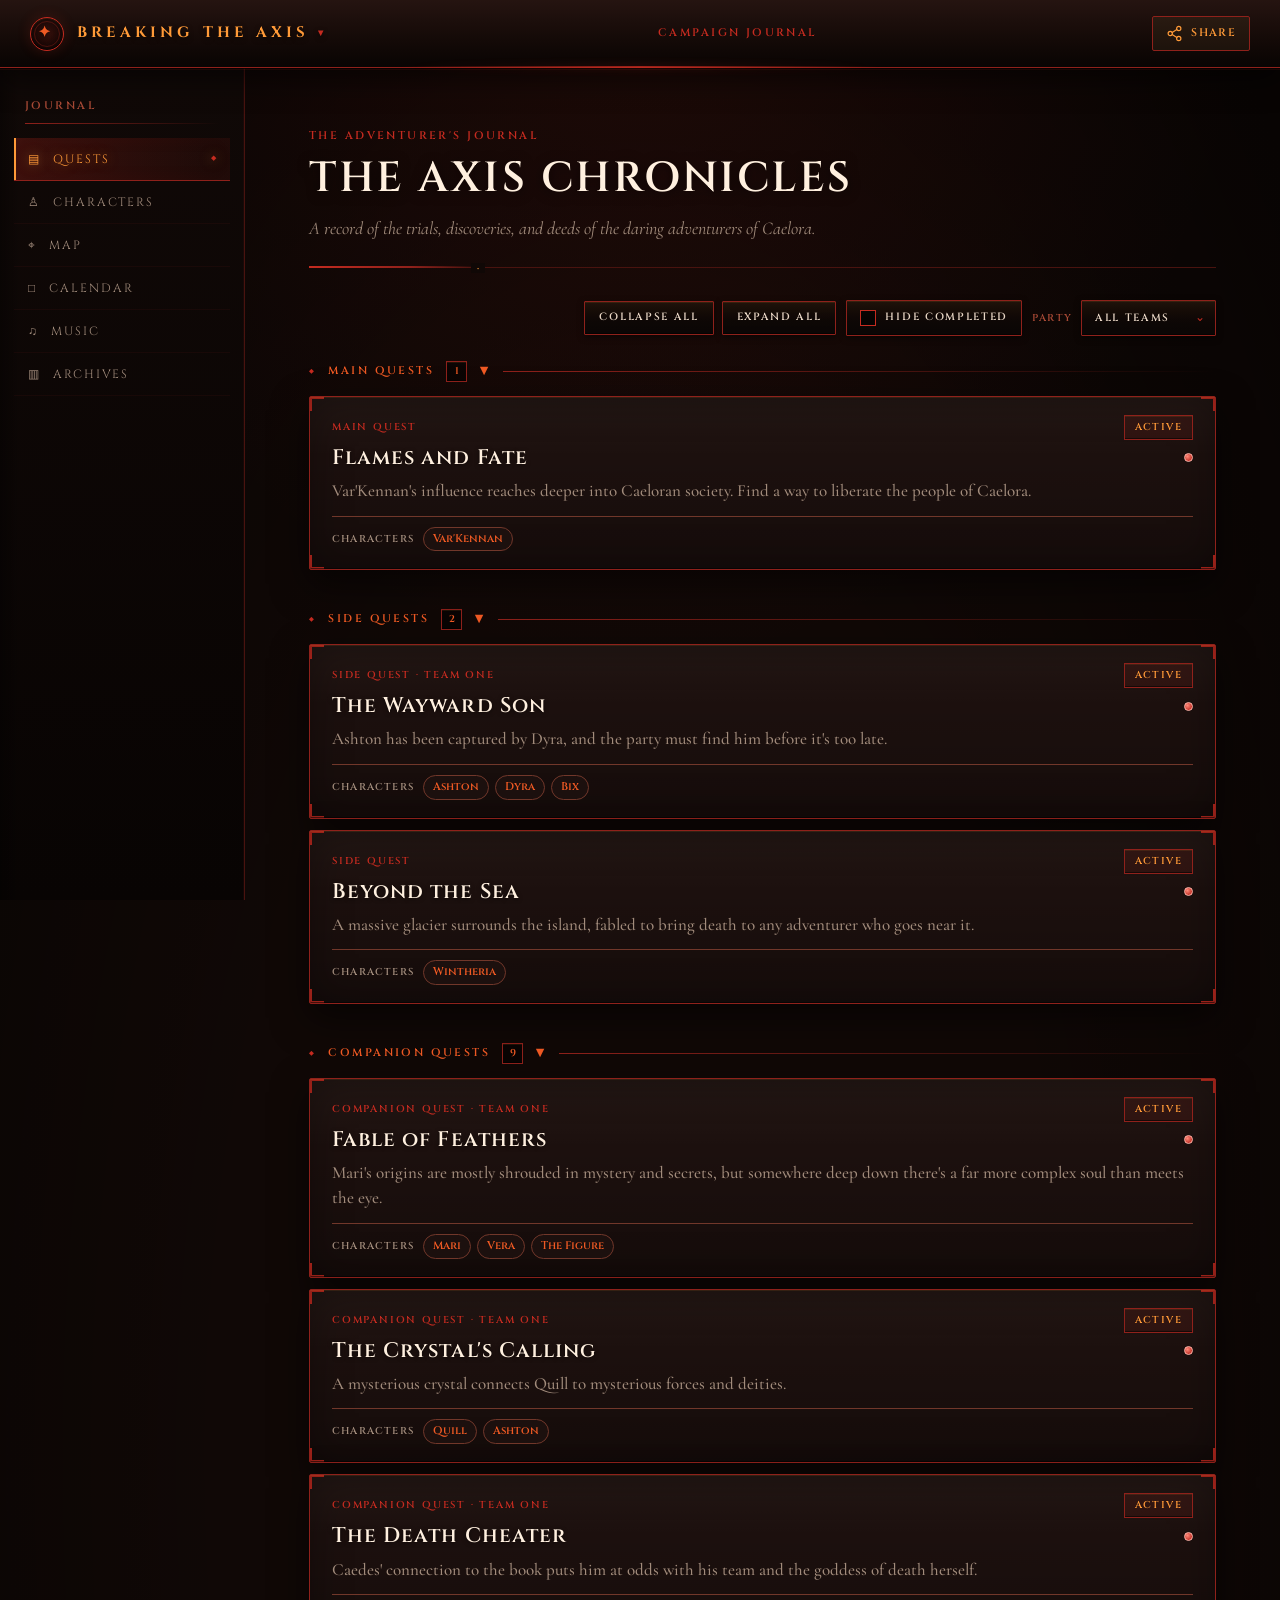
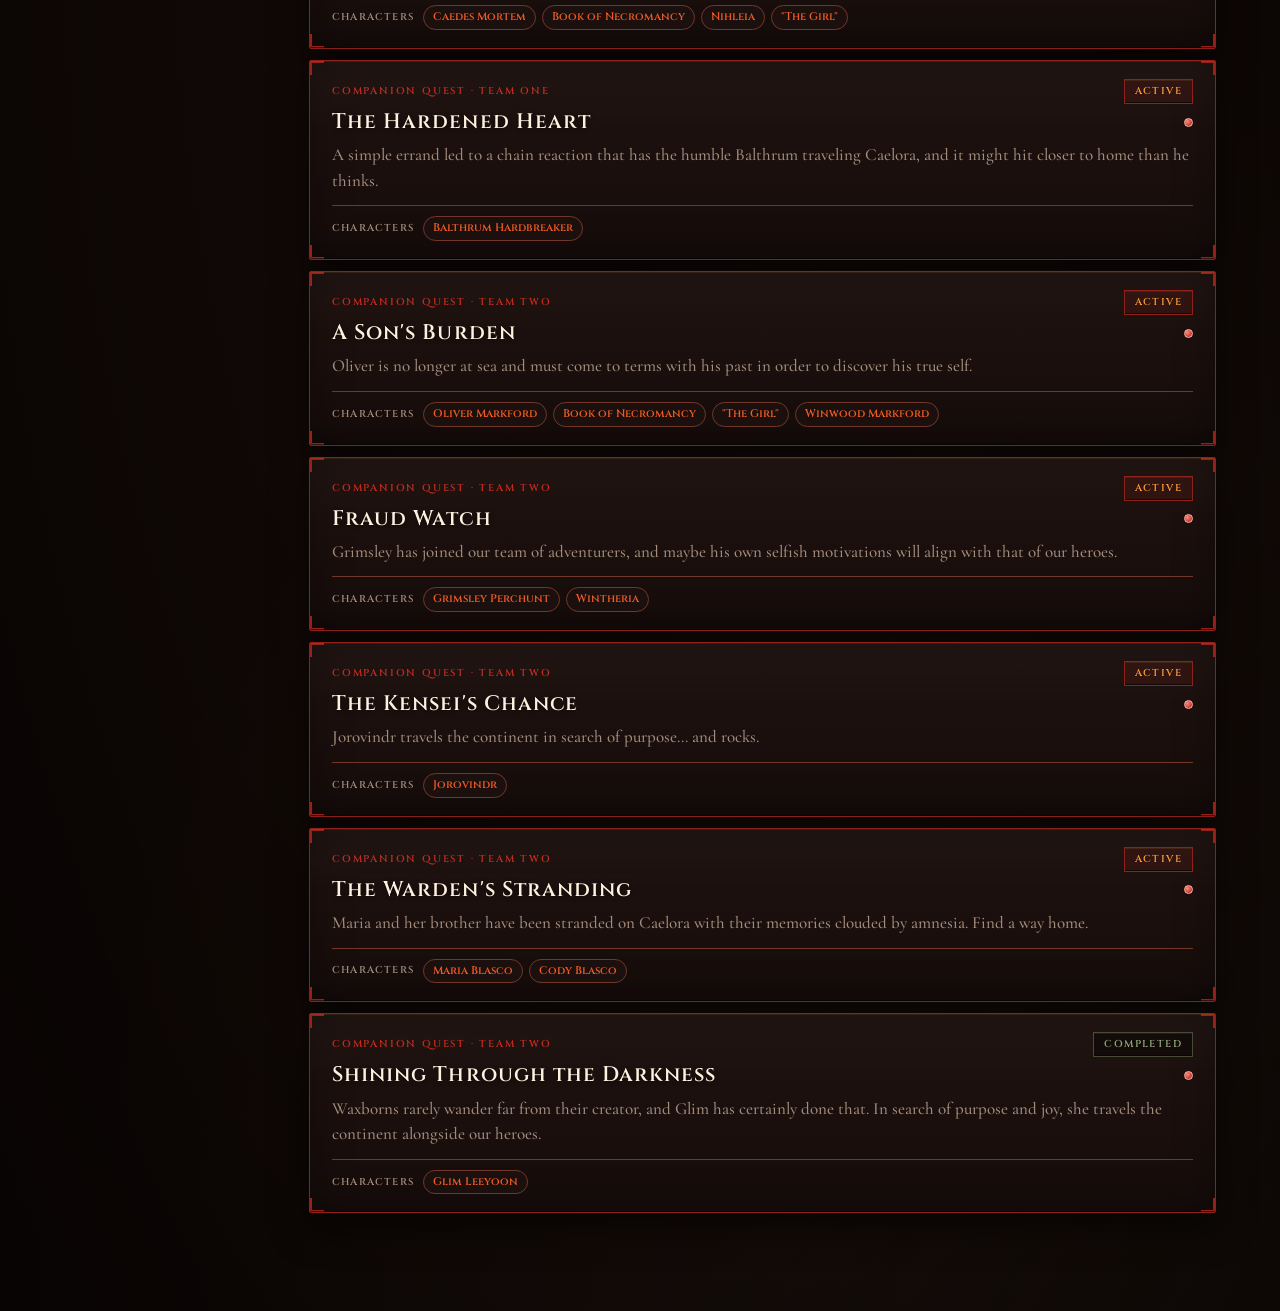
<file: index.html>
<!DOCTYPE html>
<html lang="en">

<head>
    <meta charset="UTF-8">

    <meta name="viewport" content="width=device-width, initial-scale=1.0">

    <meta name="theme-color" content="#211e1a">

    <meta name="mobile-web-app-capable" content="yes">

    <title>Campaign Journal</title>


    <!-- =====================================================
         PRIMARY METADATA
         ===================================================== -->

    <meta id="campaign-meta-description" name="description"
        content="Explore the world, characters, quests, and stories of this campaign.">

    <link rel="canonical" href="https://slickfrommars.github.io/axis-chronicles/">


    <!-- =====================================================
         OPEN GRAPH / DISCORD
         ===================================================== -->

    <meta property="og:type" content="website">

    <meta property="og:site_name" content="Axis Chronicles">

    <meta id="campaign-og-title" property="og:title" content="Campaign Journal">

    <meta id="campaign-og-description" property="og:description"
        content="Explore the world, characters, quests, and stories of this campaign.">

    <meta property="og:url" content="https://slickfrommars.github.io/axis-chronicles/">

    <meta id="campaign-og-image" property="og:image"
        content="https://slickfrommars.github.io/axis-chronicles/campaigns/breaking-the-axis/assets/branding/discord-preview.png">

    <meta id="campaign-og-image-secure" property="og:image:secure_url"
        content="https://slickfrommars.github.io/axis-chronicles/campaigns/breaking-the-axis/assets/branding/discord-preview.png">

    <meta property="og:image:type" content="image/png">

    <meta property="og:image:width" content="1200">

    <meta property="og:image:height" content="630">

    <meta id="campaign-og-image-alt" property="og:image:alt" content="Campaign journal">


    <!-- =====================================================
         TWITTER / LARGE SOCIAL PREVIEW
         ===================================================== -->

    <meta name="twitter:card" content="summary_large_image">

    <meta id="campaign-twitter-title" name="twitter:title" content="Campaign Journal">

    <meta id="campaign-twitter-description" name="twitter:description"
        content="Explore the world, characters, quests, and stories of this campaign.">

    <meta id="campaign-twitter-image" name="twitter:image"
        content="https://slickfrommars.github.io/axis-chronicles/campaigns/breaking-the-axis/assets/branding/discord-preview.png">


    <!-- =====================================================
         FAVICON
         ===================================================== -->

    <link id="campaign-favicon" rel="icon" type="image/png"
        href="campaigns/breaking-the-axis/assets/branding/favicon.png">


    <!-- =====================================================
         WEB APP MANIFEST
         ===================================================== -->

    <link id="campaign-manifest" rel="manifest" href="campaigns/breaking-the-axis/manifest.json">


    <!-- =====================================================
         APPLE / MOBILE WEB APP
         ===================================================== -->

    <meta name="apple-mobile-web-app-capable" content="yes">

    <meta id="campaign-apple-title" name="apple-mobile-web-app-title" content="Campaign Journal">

    <meta name="apple-mobile-web-app-status-bar-style" content="black-translucent">

    <link id="campaign-apple-icon" rel="apple-touch-icon"
        href="campaigns/breaking-the-axis/assets/branding/app-icon-180.png">


    <!-- =====================================================
         STYLESHEET
         ===================================================== -->

    <link rel="stylesheet" href="css/style.css">
</head>


<body>

    <div class="app">


        <!-- =================================================
             TOPBAR
             ================================================= -->

        <header class="topbar">

            <div class="campaign-switcher" id="campaign-switcher">

                <button type="button" class="
                        brand
                        campaign-switcher-button
                    " id="campaign-switcher-button" aria-haspopup="menu" aria-expanded="false">

                    <span class="topbar-logo" aria-hidden="true">
                        ✦
                    </span>


                    <span id="campaign-brand">
                        CAMPAIGN JOURNAL
                    </span>


                    <span class="campaign-switcher-chevron" aria-hidden="true">
                        ▾
                    </span>

                </button>



            </div>


            <span id="campaign-header-label" class="header-label">
                CAMPAIGN JOURNAL
            </span>

            <button type="button" class="share-button" id="campaign-share-button" aria-label="Share this campaign"
                title="Share this campaign">
                <svg viewBox="0 0 24 24" width="17" height="17" fill="none" stroke="currentColor" stroke-width="1.7"
                    stroke-linecap="round" stroke-linejoin="round" aria-hidden="true">
                    <circle cx="18" cy="5" r="3"></circle>
                    <circle cx="6" cy="12" r="3"></circle>
                    <circle cx="18" cy="19" r="3"></circle>
                    <path d="m8.7 10.5 6.6-4"></path>
                    <path d="m8.7 13.5 6.6 4"></path>
                </svg>
                <span>Share</span>
            </button>


        </header>


        <!-- =================================================
             CAMPAIGN LIBRARY OVERLAY
             ================================================= -->

        <section class="campaign-library" id="campaign-library" aria-labelledby="campaign-library-title"
            aria-hidden="true" hidden>
            <button class="campaign-library-backdrop" id="campaign-library-backdrop" type="button"
                aria-label="Close campaign library"></button>
            <div class="campaign-library-panel" role="dialog" aria-modal="true" aria-labelledby="campaign-library-title"
                aria-describedby="campaign-library-description" tabindex="-1">
                <button class="campaign-library-close" id="campaign-library-close" type="button"
                    aria-label="Close campaign library">×</button>
                <div class="campaign-library-ornament" aria-hidden="true">✦</div>
                <p class="campaign-library-eyebrow">THE AXIS ARCHIVES</p>
                <h1 id="campaign-library-title">Every world has a story.</h1>
                <p class="campaign-library-description" id="campaign-library-description">Choose a journal to continue
                    your journey.</p>
                <div class="campaign-library-rule" aria-hidden="true"><span>✧</span></div>
                <div class="campaign-library-grid" id="campaign-library-grid" aria-live="polite">
                    <p class="campaign-library-loading">The archives are being opened…</p>
                </div>
                <p class="campaign-library-footer">CHOOSE YOUR CHRONICLE <span aria-hidden="true">·</span> RETURN
                    WHENEVER YOU WISH</p>
            </div>
        </section>


        <!-- =================================================
             MAIN LAYOUT
             ================================================= -->

        <div class="layout">


            <!-- =================================================
                 SIDEBAR
                 ================================================= -->

            <aside class="sidebar" aria-label="Campaign journal navigation">

                <div id="campaign-navigation-heading" class="sidebar-heading">
                    JOURNAL
                </div>


                <button type="button" class="nav-item active" data-page="quests">

                    <span aria-hidden="true">
                        ▤
                    </span>

                    Quests

                </button>


                <button type="button" class="nav-item" data-page="characters">

                    <span aria-hidden="true">
                        ♙
                    </span>

                    Characters

                </button>


                <button type="button" class="nav-item" data-page="map">

                    <span aria-hidden="true">
                        ⌖
                    </span>

                    Map

                </button>


                <button type="button" class="nav-item" data-page="calendar">

                    <span aria-hidden="true">
                        □
                    </span>

                    Calendar

                </button>


                <button type="button" class="nav-item" data-page="music">

                    <span aria-hidden="true">
                        ♫
                    </span>

                    Music

                </button>

                <button type="button" class="nav-item" data-page="archives">

                    <span aria-hidden="true">
                        ▥
                    </span>

                    Archives

                </button>

            </aside>


            <!-- =================================================
                 MAIN CONTENT
                 ================================================= -->

            <main id="main-content" class="main-content">


                <!-- =================================================
                     DEFAULT PAGE HEADING

                     These are generic fallback values.
                     campaigns.js replaces them with the
                     active campaign's text.
                     ================================================= -->

                <div class="page-heading">

                    <div id="campaign-home-eyebrow" class="eyebrow">
                        THE ADVENTURER'S JOURNAL
                    </div>


                    <h1 id="campaign-home-title">
                        Campaign Journal
                    </h1>


                    <p id="campaign-home-description">
                        Explore the world, characters,
                        quests, and stories of this campaign.
                    </p>

                </div>


                <!-- =================================================
                     APPLICATION CONTENT
                     ================================================= -->

                <div id="content">

                    <p class="loading">
                        Loading campaign...
                    </p>

                </div>

            </main>

        </div>

    </div>


    <script src="js/json-loader.js"></script>
    <script src="js/campaigns.js"></script>
    <script src="js/quests.js"></script>
    <script src="js/calendar.js"></script>
    <script src="js/map.js"></script>
    <script src="js/music.js"></script>
    <script src="js/characters.js"></script>
    <script src="js/app.js"></script>

</body>

</html>
</file>
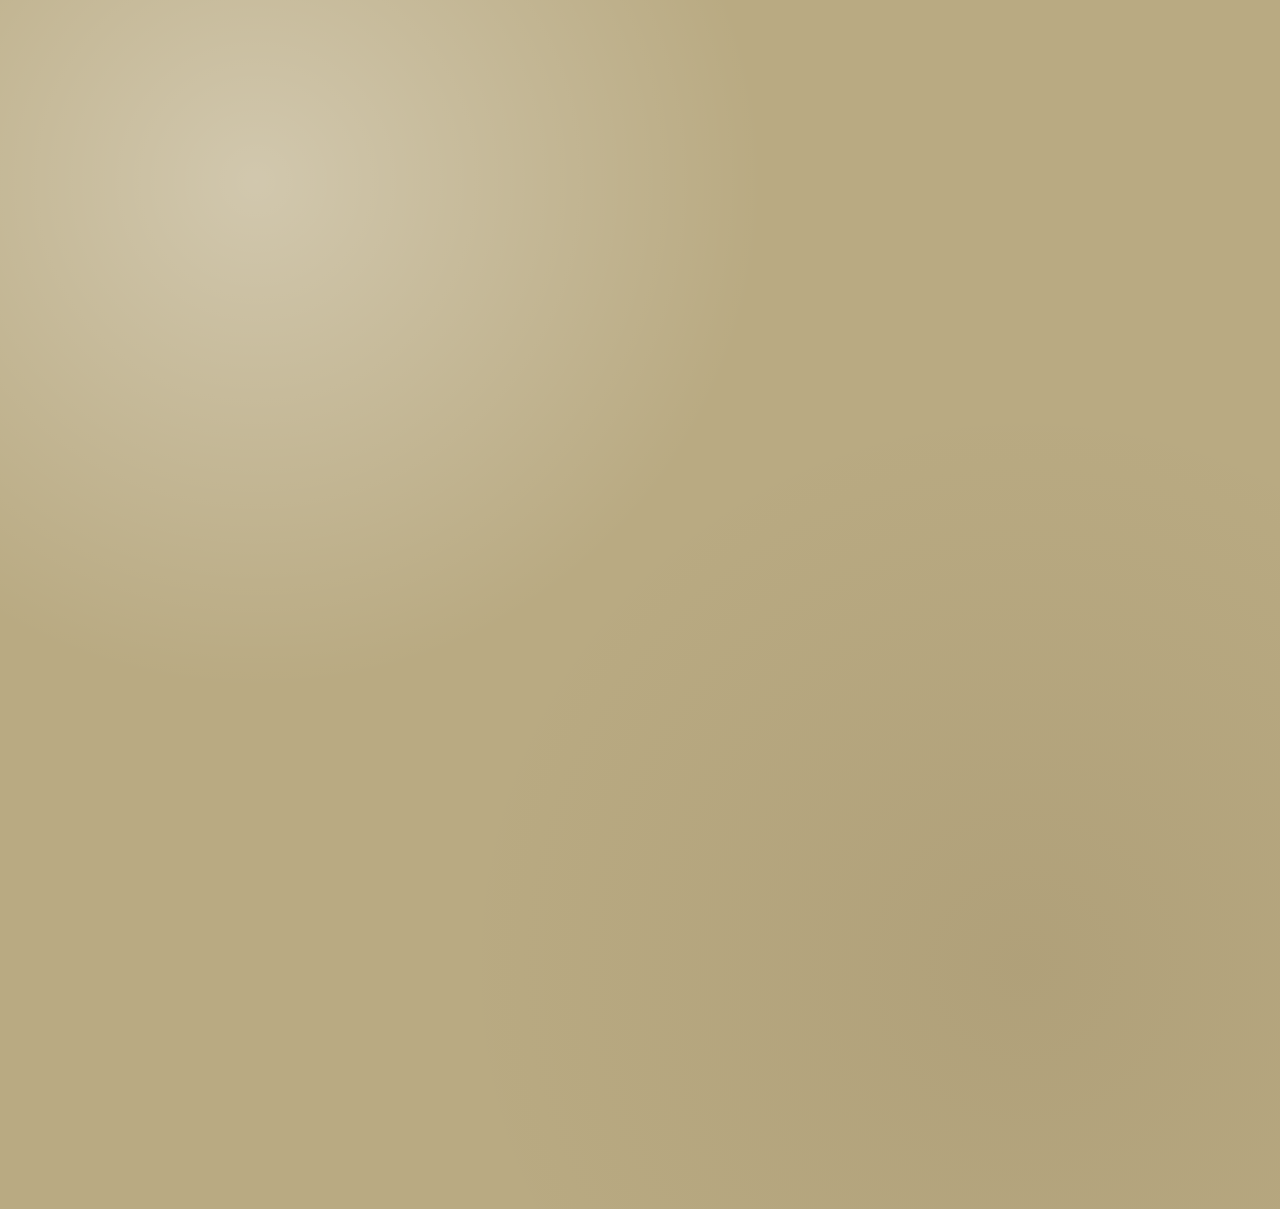
<file: arg/index.html>
<!DOCTYPE html>
<html lang="en">

<head>
    <meta charset="UTF-8">
    <meta name="viewport" content="width=device-width, initial-scale=1.0">

    <title>The Archives</title>

    <link rel="stylesheet" href="css/archive.css">

    <link id="campaign-favicon" rel="icon" type="image/png" href="favicon.png">

    <script>
        if (!sessionStorage.getItem("archiveIntroPlayed")) {
            document.documentElement.classList.add("play-archive-intro");
        }
    </script>
</head>

<body>

    <!-- ARG ARCHIVE BOOT SEQUENCE -->
    <div id="archive-intro" aria-hidden="true">
        <div class="intro-scanlines"></div>
        <div class="intro-vignette"></div>
        <div class="intro-noise"></div>

        <div class="intro-terminal">
            <div class="intro-system">
                AXIS ARCHIVAL NETWORK
                <span class="intro-indicator"></span>
            </div>

            <div class="intro-log">
                <p class="boot-line" style="--delay: 0.25s">
                    INITIALIZING ARCHIVE INTERFACE...
                </p>
                <p class="boot-line" style="--delay: 0.65s">
                    ESTABLISHING SECURE CONNECTION...
                </p>
                <p class="boot-line" style="--delay: 1.05s">
                    RECOVERING DAMAGED RECORDS...
                </p>
                <p class="boot-line boot-warning" style="--delay: 1.55s">
                    WARNING: UNAUTHORIZED ACCESS DETECTED
                </p>
            </div>

            <div class="intro-progress">
                <div class="intro-progress-fill"></div>
            </div>

            <div class="intro-footer">
                <span>ARCHIVE NODE // CAELORA</span>
                <span>CONNECTION UNSTABLE</span>
            </div>
        </div>

        <div class="intro-flash"></div>
        <div class="intro-stamp">ACCESS GRANTED</div>
    </div>

    <main class="archive">

        <!-- RETURN -->
        <a href="../" class="back-button">
            &lt; RETURN TO JOURNAL
        </a>


        <!-- HEADER -->
        <header class="archive-header">

            <div class="classification">
                ARCHIVAL RECORD
            </div>

            <h1 id="archive-title">
                Loading...
            </h1>

            <p class="subtitle" id="archive-subtitle">
                Loading...
            </p>

            <div class="header-line"></div>

        </header>


        <!-- ARCHIVE INFORMATION -->
        <section class="archive-info">

            <div>
                <span class="label">
                    ARCHIVE STATUS
                </span>

                <span class="value status" id="archive-status">
                    —
                </span>
            </div>

            <div>
                <span class="label">
                    RECORDS INDEXED
                </span>

                <span class="value" id="records-indexed">
                    —
                </span>
            </div>

        </section>


        <!-- RECORDS -->
        <section class="records">
            <div class="records-header">
                <div>
                    <h2>Records</h2>
                    <p class="record-count" id="record-count">—</p>
                </div>
            </div>

            <div class="record-controls">
                <div class="record-search">
                    <span class="search-symbol" aria-hidden="true">&gt;_</span>

                    <input type="search" id="record-search" placeholder="SEARCH ARCHIVE..." autocomplete="off"
                        spellcheck="false" aria-label="Search archive records">

                    <button type="button" id="clear-search" aria-label="Clear search">
                        CLEAR
                    </button>
                </div>

                <button type="button" class="terminal-jump terminal-button">
                    <span class="terminal-arrow" aria-hidden="true">▸</span>
                    ACCESS AXIS TERMINAL
                </button>
            </div>

            <div id="record-list">
                <p class="loading">Loading archival records...</p>
            </div>
        </section>



        <!-- ARCHIVE TERMINAL -->
        <section class="archive-console">

            <div class="console-header">

                <span>
                    AXIS TERMINAL
                </span>

                <span class="console-status">
                    ONLINE
                </span>

            </div>


            <div class="console-output" id="console-output" aria-live="polite">

                <div>
                    &gt; AXIS TERMINAL READY.
                </div>

                <div>
                    &gt; ENTER ACCESS CODE.
                </div>

            </div>


            <form id="console-form" class="console-input">

                <span class="prompt">
                    &gt;
                </span>

                <input type="text" id="console-code" autocomplete="off" spellcheck="false" placeholder="ENTER CODE"
                    aria-label="Archive access code">

                <button type="submit">
                    ENTER
                </button>

            </form>

        </section>


        <!-- FOOTER -->
        <footer class="archive-footer">

            <p>
                ARCHIVE SYSTEM
            </p>

            <p class="footer-warning">
                Some records may be incomplete, corrupted, or unavailable.
            </p>

        </footer>

    </main>


    <script src="../js/json-loader.js"></script>
    <script src="js/archive.js"></script>

</body>

</html>
</file>
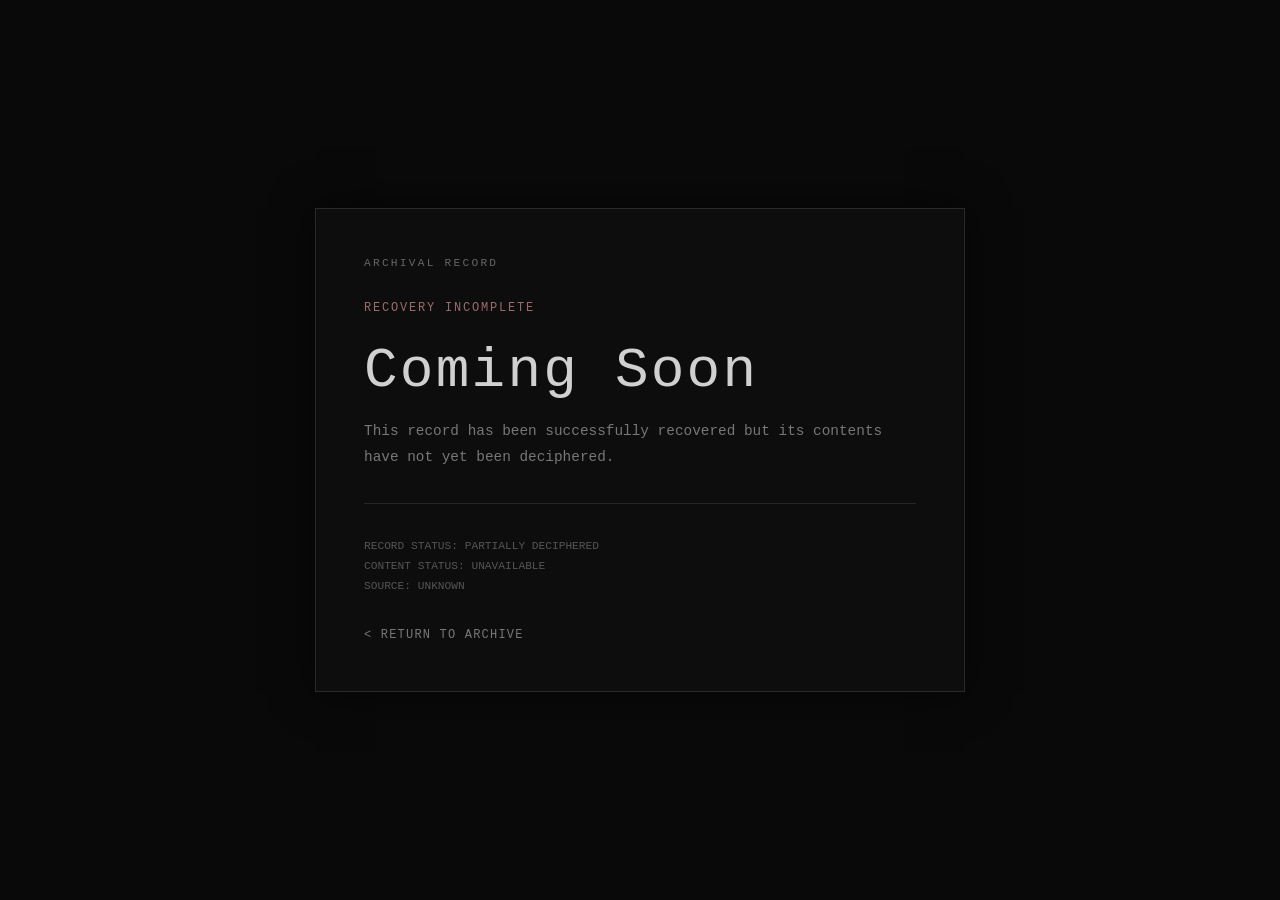
<file: arg/coming-soon.html>
<!DOCTYPE html>
<html lang="en">

<head>
    <meta charset="UTF-8">
    <meta name="viewport" content="width=device-width, initial-scale=1.0">

    <title>COMING SOON</title>

    <style>
        * {
            box-sizing: border-box;
        }

        body {
            margin: 0;
            min-height: 100vh;

            display: flex;
            align-items: center;
            justify-content: center;

            background: #090909;
            color: #b8b8b8;

            font-family:
                "Courier New",
                Courier,
                monospace;
        }

        .container {
            width: min(650px, 90%);
            border: 1px solid #292929;
            padding: 3rem;

            background: #0d0d0d;

            box-shadow:
                0 0 40px rgba(0, 0, 0, 0.6);
        }

        .classification {
            margin-bottom: 2rem;

            color: #666;

            font-size: 0.7rem;
            letter-spacing: 0.2em;
        }

        .status {
            margin-bottom: 1.5rem;

            color: #9a6b6b;

            font-size: 0.75rem;
            letter-spacing: 0.15em;
        }

        h1 {
            margin: 0 0 1rem;

            color: #d0d0d0;

            font-size: clamp(2rem, 6vw, 3.5rem);
            font-weight: 400;
            letter-spacing: 0.04em;
        }

        .description {
            color: #777;

            font-size: 0.9rem;
            line-height: 1.8;
        }

        .divider {
            height: 1px;
            margin: 2rem 0;

            background: #252525;
        }

        .technical {
            color: #555;

            font-size: 0.7rem;
            line-height: 1.8;
        }

        .back {
            display: inline-block;
            margin-top: 2rem;

            color: #777;
            text-decoration: none;

            font-size: 0.75rem;
            letter-spacing: 0.1em;

            transition:
                color 0.2s ease;
        }

        .back:hover {
            color: #bbb;
        }
    </style>
</head>

<body>

    <main class="container">

        <div class="classification">
            ARCHIVAL RECORD
        </div>

        <div class="status">
            RECOVERY INCOMPLETE
        </div>

        <h1>Coming Soon</h1>

        <p class="description">
            This record has been successfully recovered
            but its contents have not yet been deciphered.
        </p>

        <div class="divider"></div>

        <div class="technical">
            RECORD STATUS: PARTIALLY DECIPHERED<br>
            CONTENT STATUS: UNAVAILABLE<br>
            SOURCE: UNKNOWN
        </div>

        <a class="back" href="index.html">
            &lt; RETURN TO ARCHIVE
        </a>

    </main>

</body>

</html>
</file>
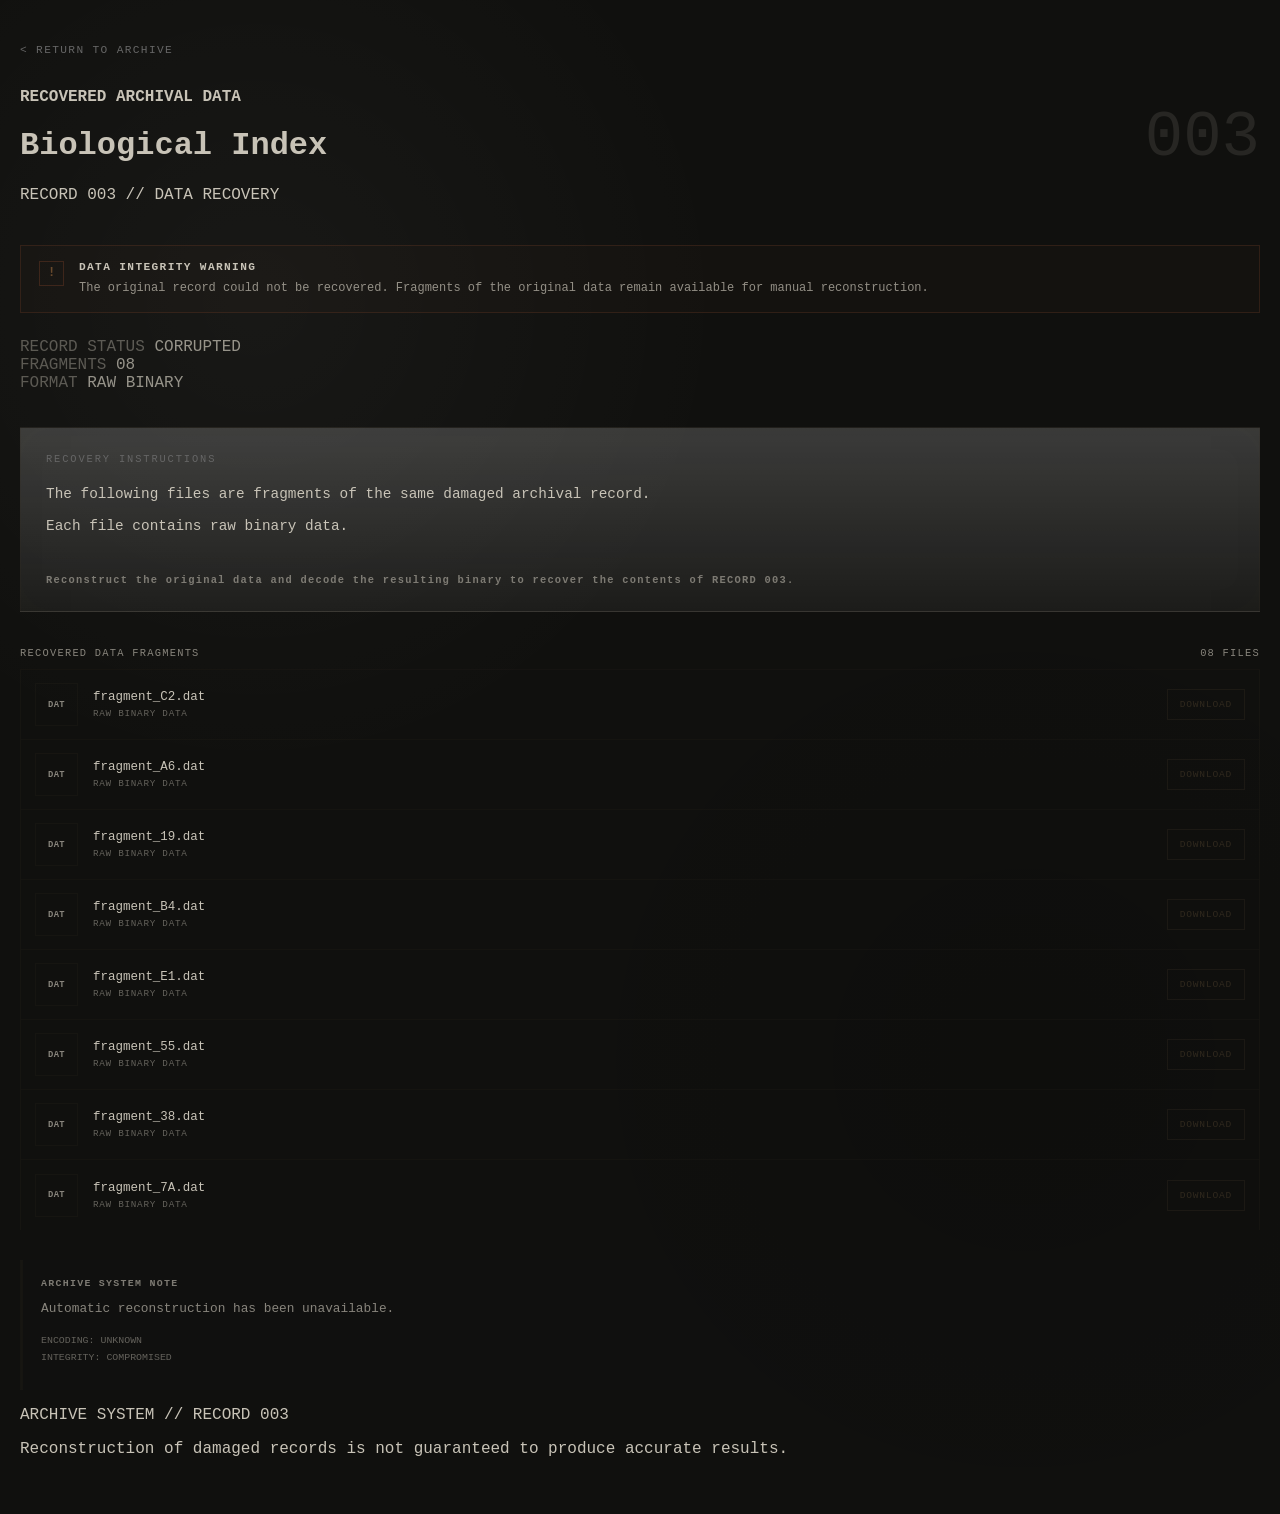
<file: arg/notes/dossier.html>
<!DOCTYPE html>
<html lang="en">

<head>
    <meta charset="UTF-8">
    <meta name="viewport" content="width=device-width, initial-scale=1.0">

    <title>Data Recovery</title>

    <link id="campaign-favicon" rel="icon" type="image/png" href="../favicon.png">

    <link rel="stylesheet" href="../css/note.css">
    <link rel="stylesheet" href="../css/stirge.css">
</head>

<body>

    <main class="archive dossier">

        <a href="../" class="back-button">
            &lt; RETURN TO ARCHIVE
        </a>

        <header class="archive-header dossier-header">

            <div class="classification">
                RECOVERED ARCHIVAL DATA
            </div>

            <div class="record-heading">

                <div>
                    <h1>Biological Index</h1>

                    <p class="subtitle">
                        RECORD 003 // DATA RECOVERY
                    </p>
                </div>

                <div class="record-number-large">
                    003
                </div>

            </div>

            <div class="header-line"></div>

        </header>


        <!-- WARNING -->

        <section class="dossier-warning">

            <div class="warning-symbol">
                !
            </div>

            <div>

                <strong>DATA INTEGRITY WARNING</strong>

                <p>
                    The original record could not be recovered.
                    Fragments of the original data remain available
                    for manual reconstruction.
                </p>

            </div>

        </section>


        <!-- RECORD INFORMATION -->

        <section class="archive-info dossier-info">

            <div>
                <span class="label">
                    RECORD STATUS
                </span>

                <span class="value status">
                    CORRUPTED
                </span>
            </div>

            <div>
                <span class="label">
                    FRAGMENTS
                </span>

                <span class="value">
                    08
                </span>
            </div>

            <div>
                <span class="label">
                    FORMAT
                </span>

                <span class="value">
                    RAW BINARY
                </span>
            </div>

        </section>


        <!-- RECOVERY NOTICE -->

        <section class="recovery-notice">

            <div class="document-label">
                RECOVERY INSTRUCTIONS
            </div>

            <p>
                The following files are fragments of the same
                damaged archival record.
            </p>

            <p>
                Each file contains raw binary data.
            </p>

            <div class="recovery-warning">
                Reconstruct the original data and decode the
                resulting binary to recover the contents of
                <strong>RECORD 003</strong>.
            </div>

        </section>


        <!-- FILE LIST -->

        <section class="fragment-section">

            <div class="section-heading">

                <span>
                    RECOVERED DATA FRAGMENTS
                </span>

                <span>
                    08 FILES
                </span>

            </div>


            <div class="fragment-list">
                <article class="fragment">

                    <div class="fragment-icon">
                        DAT
                    </div>

                    <div class="fragment-info">

                        <div class="fragment-name">
                            fragment_C2.dat
                        </div>

                        <div class="fragment-meta">
                            RAW BINARY DATA
                        </div>

                    </div>

                    <a href="files/003/fragment_C2.dat" class="download-button" download>
                        DOWNLOAD
                    </a>

                </article>

                <article class="fragment">

                    <div class="fragment-icon">
                        DAT
                    </div>

                    <div class="fragment-info">

                        <div class="fragment-name">
                            fragment_A6.dat
                        </div>

                        <div class="fragment-meta">
                            RAW BINARY DATA
                        </div>

                    </div>

                    <a href="files/003/fragment_A6.dat" class="download-button" download>
                        DOWNLOAD
                    </a>

                </article>


                <article class="fragment">

                    <div class="fragment-icon">
                        DAT
                    </div>

                    <div class="fragment-info">

                        <div class="fragment-name">
                            fragment_19.dat
                        </div>

                        <div class="fragment-meta">
                            RAW BINARY DATA
                        </div>

                    </div>

                    <a href="files/003/fragment_19.dat" class="download-button" download>
                        DOWNLOAD
                    </a>

                </article>


                <article class="fragment">

                    <div class="fragment-icon">
                        DAT
                    </div>

                    <div class="fragment-info">

                        <div class="fragment-name">
                            fragment_B4.dat
                        </div>

                        <div class="fragment-meta">
                            RAW BINARY DATA
                        </div>

                    </div>

                    <a href="files/003/fragment_B4.dat" class="download-button" download>
                        DOWNLOAD
                    </a>

                </article>


                <article class="fragment">

                    <div class="fragment-icon">
                        DAT
                    </div>

                    <div class="fragment-info">

                        <div class="fragment-name">
                            fragment_E1.dat
                        </div>

                        <div class="fragment-meta">
                            RAW BINARY DATA
                        </div>

                    </div>

                    <a href="files/003/fragment_E1.dat" class="download-button" download>
                        DOWNLOAD
                    </a>

                </article>

                <article class="fragment">

                    <div class="fragment-icon">
                        DAT
                    </div>

                    <div class="fragment-info">

                        <div class="fragment-name">
                            fragment_55.dat
                        </div>

                        <div class="fragment-meta">
                            RAW BINARY DATA
                        </div>

                    </div>

                    <a href="files/003/fragment_55.dat" class="download-button" download>
                        DOWNLOAD
                    </a>

                </article>


                <article class="fragment">

                    <div class="fragment-icon">
                        DAT
                    </div>

                    <div class="fragment-info">

                        <div class="fragment-name">
                            fragment_38.dat
                        </div>

                        <div class="fragment-meta">
                            RAW BINARY DATA
                        </div>

                    </div>

                    <a href="files/003/fragment_38.dat" class="download-button" download>
                        DOWNLOAD
                    </a>

                </article>

                <article class="fragment">

                    <div class="fragment-icon">
                        DAT
                    </div>

                    <div class="fragment-info">

                        <div class="fragment-name">
                            fragment_7A.dat
                        </div>

                        <div class="fragment-meta">
                            RAW BINARY DATA
                        </div>

                    </div>

                    <a href="files/003/fragment_7A.dat" class="download-button" download>
                        DOWNLOAD
                    </a>

                </article>

            </div>

        </section>


        <!-- TECHNICAL NOTE -->

        <section class="technical-recovery">

            <div class="technical-label">
                ARCHIVE SYSTEM NOTE
            </div>

            <p>
                Automatic reconstruction has been unavailable.
            </p>

            <p class="technical-code">
                ENCODING: UNKNOWN<br>
                INTEGRITY: COMPROMISED
            </p>

        </section>


        <footer class="archive-footer">

            <p>
                ARCHIVE SYSTEM // RECORD 003
            </p>

            <p class="footer-warning">
                Reconstruction of damaged records is not
                guaranteed to produce accurate results.
            </p>

        </footer>

    </main>

</body>

</html>
</file>
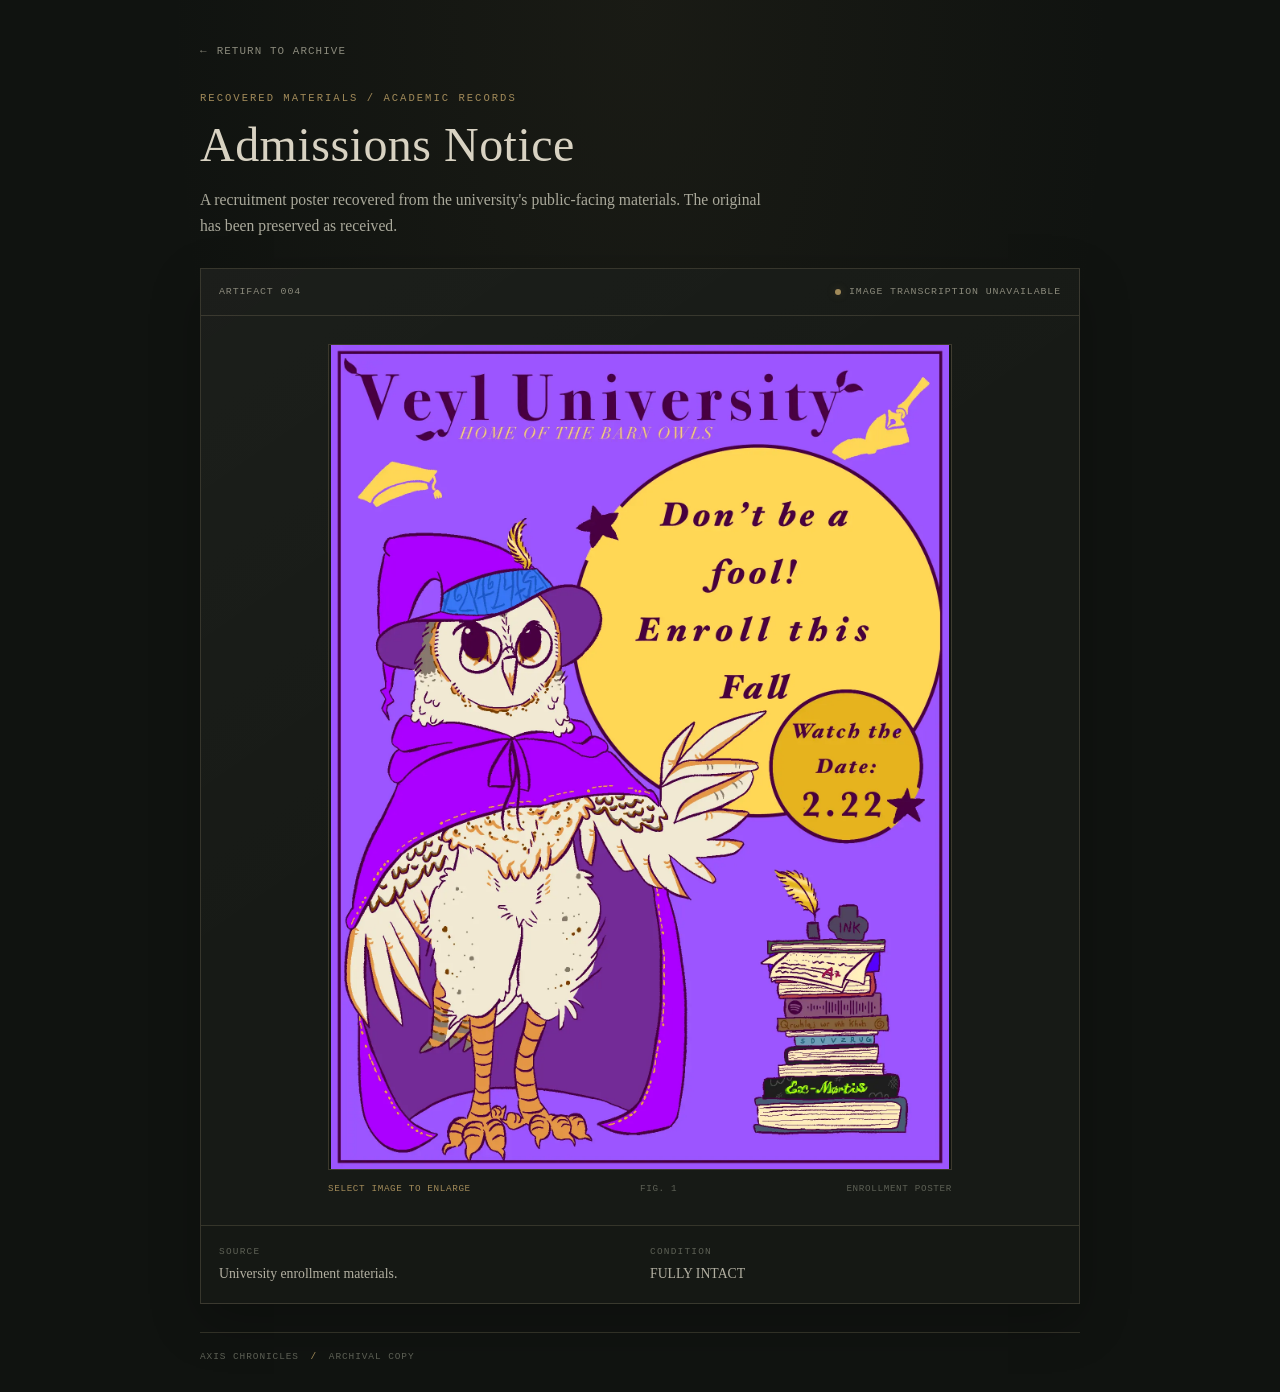
<file: arg/notes/enrollment.html>
<!DOCTYPE html>
<html lang="en">

<head>
    <meta charset="UTF-8">
    <meta name="viewport" content="width=device-width, initial-scale=1.0">

    <meta name="theme-color" content="#101310">
    <meta name="robots" content="noindex, follow">

    <link id="campaign-favicon" rel="icon" type="image/png" href="../favicon.png">

    <title>Admissions Notice</title>
    <link rel="stylesheet" href="../css/enrollment.css">
</head>

<body>
    <main class="artifact-page">
        <a class="back-link" href="../index.html" aria-label="Return to the archive">
            <span aria-hidden="true">←</span>
            RETURN TO ARCHIVE
        </a>

        <header class="page-header">
            <p class="eyebrow">RECOVERED MATERIALS / ACADEMIC RECORDS</p>
            <h1>Admissions Notice</h1>
            <p class="intro">
                A recruitment poster recovered from the university's public-facing
                materials. The original has been preserved as received.
            </p>
        </header>

        <section class="artifact" aria-labelledby="artifact-heading">
            <div class="artifact-topline">
                <span id="artifact-heading">ARTIFACT 004</span>
                <span class="artifact-status">
                    <span class="status-indicator" aria-hidden="true"></span>
                    IMAGE TRANSCRIPTION UNAVAILABLE
                </span>
            </div>

            <figure class="poster-figure">
                <button class="poster-frame poster-open" id="poster-open" type="button"
                    aria-label="Enlarge enrollment poster" aria-haspopup="dialog" aria-controls="poster-viewer">
                    <img class="poster-image" src="../assets/enrollment-poster.webp"
                        alt="University enrollment poster. Inspect the poster for its date and cipher." width="1546"
                        height="2048">
                </button>

                <figcaption class="poster-caption">
                    <span class="caption-action">SELECT IMAGE TO ENLARGE</span>
                    <span>FIG. 1</span>
                    <span>ENROLLMENT POSTER</span>
                </figcaption>
            </figure>

            <div class="artifact-notes">
                <div class="note-block">
                    <span class="note-label">SOURCE</span>
                    <p>University enrollment materials.</p>
                </div>
                <div class="note-block">
                    <span class="note-label">CONDITION</span>
                    <p>FULLY INTACT</p>
                </div>
            </div>
        </section>

        <!-- Fullscreen poster viewer. The same poster image is shown here. -->
        <dialog class="poster-viewer" id="poster-viewer" aria-label="Enlarged enrollment poster">
            <div class="viewer-toolbar">
                <span>ARTIFACT 004 / IMAGE VIEWER</span>
                <div class="viewer-controls">
                    <button type="button" id="zoom-out" aria-label="Zoom out" title="Zoom out">−</button>
                    <span id="zoom-level" aria-live="polite">100%</span>
                    <button type="button" id="zoom-in" aria-label="Zoom in" title="Zoom in">+</button>
                    <button type="button" id="zoom-reset" title="Reset zoom">RESET</button>
                    <button type="button" id="poster-close" class="viewer-close" aria-label="Close enlarged poster"
                        title="Close">×</button>
                </div>
            </div>
            <div class="viewer-canvas" id="viewer-canvas">
                <div class="viewer-image-wrap" id="viewer-image-wrap">
                    <img class="poster-image" src="../assets/enrollment-poster.webp"
                        alt="University enrollment poster. Inspect the poster for its date and cipher." width="1546"
                        height="2048">
                </div>
            </div>
            <p class="viewer-hint">SCROLL TO ZOOM · DRAG TO PAN · ESC TO CLOSE</p>
        </dialog>

        <footer class="page-footer">
            <p>AXIS CHRONICLES <span aria-hidden="true">/</span> ARCHIVAL COPY</p>
        </footer>
    </main>

    <script>
        (() => {
            const posterOpen = document.getElementById("poster-open");
            const viewer = document.getElementById("poster-viewer");
            const viewerCanvas = document.getElementById("viewer-canvas");
            const imageWrap = document.getElementById("viewer-image-wrap");
            const closeButton = document.getElementById("poster-close");
            const zoomInButton = document.getElementById("zoom-in");
            const zoomOutButton = document.getElementById("zoom-out");
            const zoomResetButton = document.getElementById("zoom-reset");
            const zoomLevel = document.getElementById("zoom-level");

            let zoom = 1;
            let panX = 0;
            let panY = 0;
            let dragStart = null;

            /*
             * When the artwork is ready, put the same image in the thumbnail
             * and viewer. The viewer version is independent so it can be zoomed.
             */
            function syncViewerImage() {
                const thumbnailImage = posterOpen.querySelector("img");

                if (thumbnailImage) {
                    imageWrap.innerHTML = "";
                    const enlargedImage = thumbnailImage.cloneNode();
                    enlargedImage.removeAttribute("id");
                    enlargedImage.className = "viewer-poster-image";
                    enlargedImage.alt = "Enlarged university enrollment poster";
                    imageWrap.appendChild(enlargedImage);
                }
            }

            function renderZoom() {
                imageWrap.style.transform =
                    `translate(${panX}px, ${panY}px) scale(${zoom})`;
                zoomLevel.textContent = `${Math.round(zoom * 100)}%`;
                zoomOutButton.disabled = zoom <= 0.5;
                zoomInButton.disabled = zoom >= 4;
            }

            function setZoom(nextZoom) {
                zoom = Math.min(4, Math.max(0.5, nextZoom));
                renderZoom();
            }

            function resetView() {
                zoom = 1;
                panX = 0;
                panY = 0;
                renderZoom();
            }

            posterOpen.addEventListener("click", () => {
                syncViewerImage();
                resetView();

                if (typeof viewer.showModal === "function") {
                    viewer.showModal();
                } else {
                    viewer.setAttribute("open", "");
                }

                document.body.classList.add("viewer-open");
            });

            function closeViewer() {
                if (typeof viewer.close === "function" && viewer.open) {
                    viewer.close();
                } else {
                    viewer.removeAttribute("open");
                }

                document.body.classList.remove("viewer-open");
                posterOpen.focus();
            }

            closeButton.addEventListener("click", closeViewer);
            zoomInButton.addEventListener("click", () => setZoom(zoom + 0.25));
            zoomOutButton.addEventListener("click", () => setZoom(zoom - 0.25));
            zoomResetButton.addEventListener("click", resetView);

            viewer.addEventListener("click", event => {
                if (event.target === viewer) {
                    closeViewer();
                }
            });

            viewer.addEventListener("close", () => {
                document.body.classList.remove("viewer-open");
            });

            viewerCanvas.addEventListener("wheel", event => {
                if (!viewer.open) return;
                event.preventDefault();
                setZoom(zoom + (event.deltaY < 0 ? 0.15 : -0.15));
            }, { passive: false });

            viewerCanvas.addEventListener("pointerdown", event => {
                if (event.target.closest("button")) return;
                dragStart = {
                    x: event.clientX - panX,
                    y: event.clientY - panY
                };
                viewerCanvas.classList.add("dragging");
                viewerCanvas.setPointerCapture(event.pointerId);
            });

            viewerCanvas.addEventListener("pointermove", event => {
                if (!dragStart) return;
                panX = event.clientX - dragStart.x;
                panY = event.clientY - dragStart.y;
                renderZoom();
            });

            function stopDragging() {
                dragStart = null;
                viewerCanvas.classList.remove("dragging");
            }

            viewerCanvas.addEventListener("pointerup", stopDragging);
            viewerCanvas.addEventListener("pointercancel", stopDragging);

            renderZoom();
        })();
    </script>
</body>

</html>
</file>
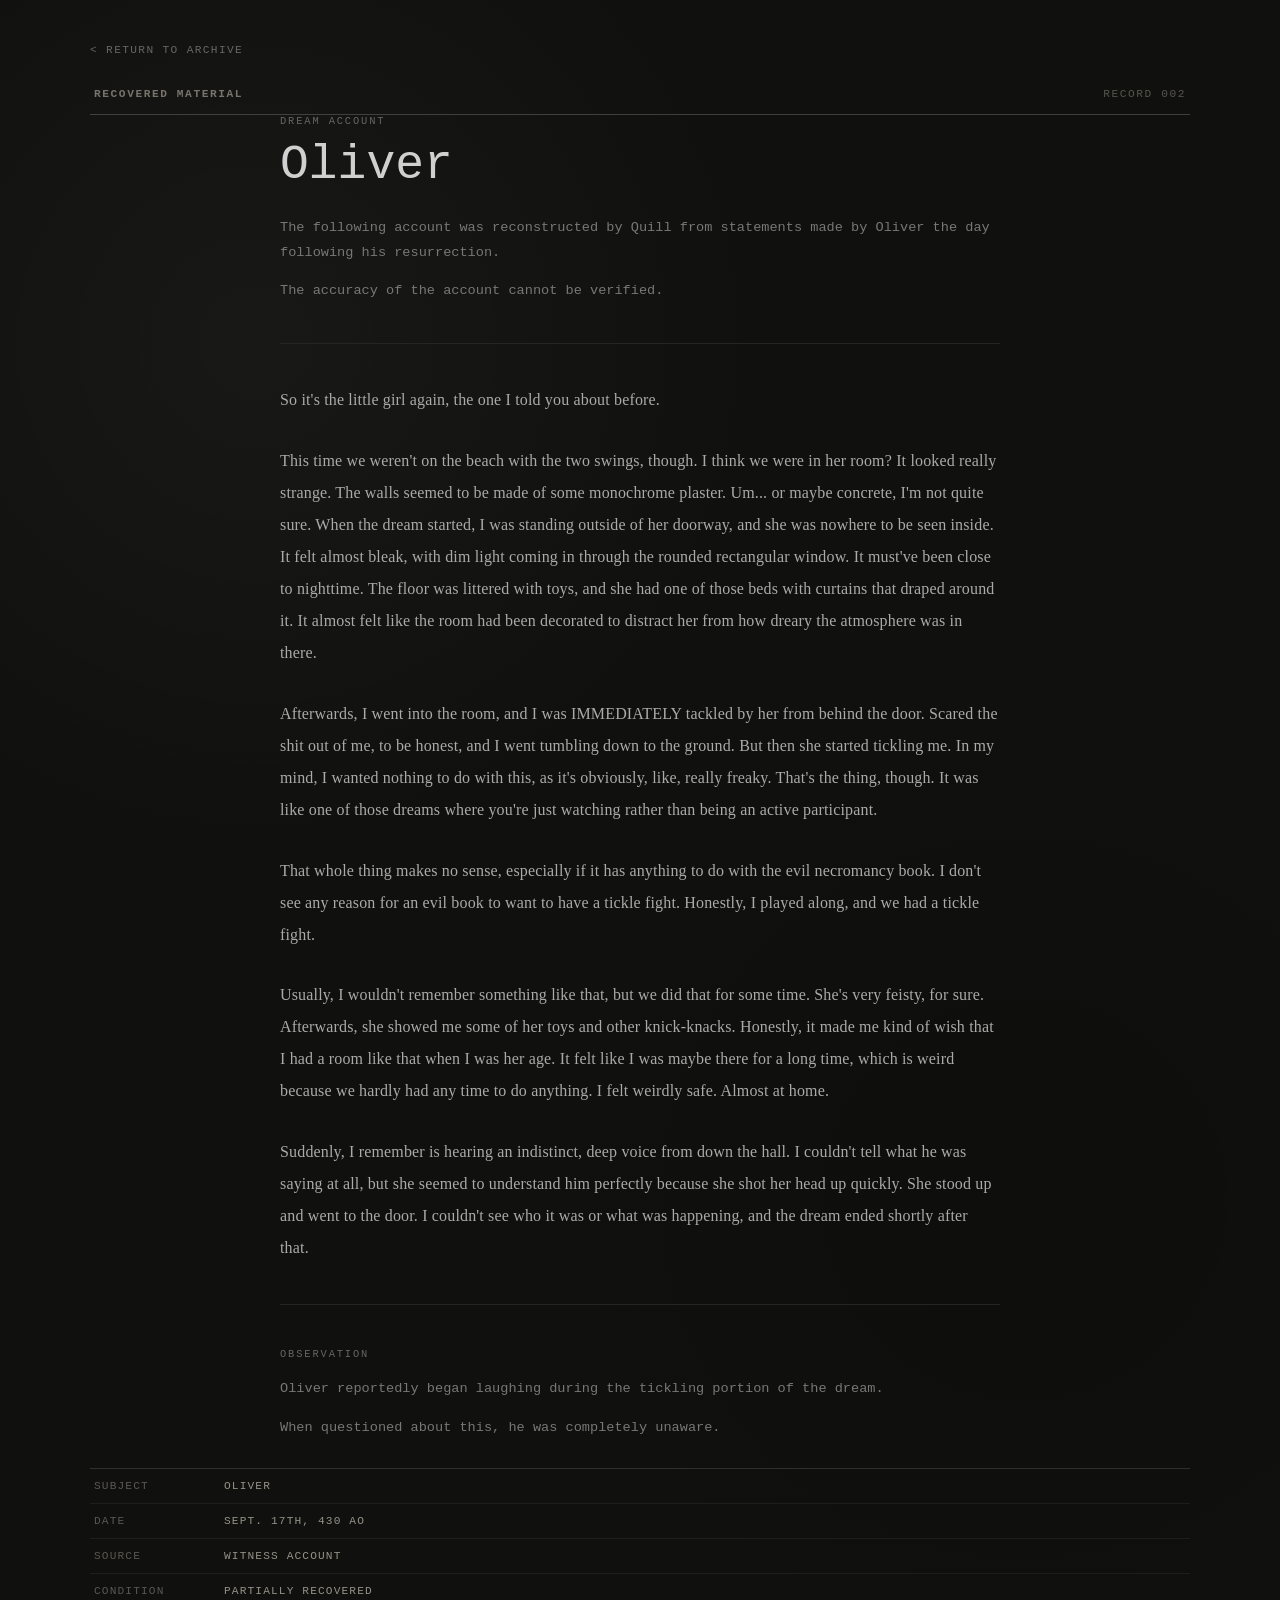
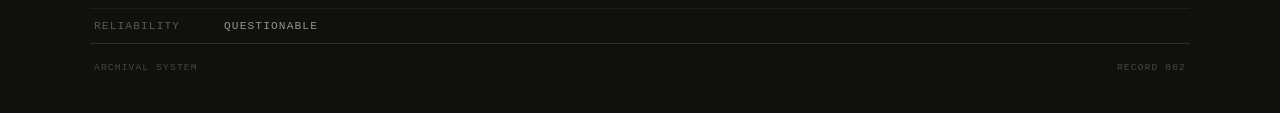
<file: arg/notes/oliver-dream.html>
<!DOCTYPE html>

<html lang="en">

<head>
    <meta charset="UTF-8">
    <meta name="viewport" content="width=device-width, initial-scale=1.0">

    <title>Recovered Record</title>

    <link id="campaign-favicon" rel="icon" type="image/png" href="../favicon.png">

    <link rel="stylesheet" href="../css/note.css">

</head>

<body>

    <main class="document-viewer">

        <a href="../" class="back-button">
            &lt; RETURN TO ARCHIVE
        </a>


        <header class="document-header">

            <div class="classification">
                RECOVERED MATERIAL
            </div>

            <div class="document-id">
                RECORD 002
            </div>

        </header>


        <section class="document-text">

            <div class="document-label">
                DREAM ACCOUNT
            </div>

            <h1>Oliver</h1>

            <p class="intro">
                The following account was reconstructed by Quill from
                statements made by Oliver the day following his resurrection.
            </p>

            <p class="intro">
                The accuracy of the account cannot be verified.
            </p>


            <div class="divider"></div>


            <article class="dream-account">

                <p>
                    So it's the little girl again, the one I told you about before.
                </p>

                <p>
                    This time we weren't on the beach with the two swings, though.
                    I think we were in her room? It looked really strange. The walls
                    seemed to be made of some monochrome plaster. Um... or maybe
                    concrete, I'm not quite sure. When the dream started, I was standing
                    outside of her doorway, and she was nowhere to be seen inside.
                    It felt almost bleak, with dim light coming in through the rounded
                    rectangular window. It must've been close to nighttime. The floor
                    was littered with toys, and she had one of those beds with curtains
                    that draped around it. It almost felt like the room had been
                    decorated to distract her from how dreary the atmosphere was in there.
                </p>

                <p>
                    Afterwards, I went into the room, and I was IMMEDIATELY tackled by
                    her from behind the door. Scared the shit out of me, to be honest,
                    and I went tumbling down to the ground. But then she started
                    tickling me. In my mind, I wanted nothing to do with this, as it's
                    obviously, like, really freaky. That's the thing, though. It was
                    like one of those dreams where you're just watching rather than
                    being an active participant.
                </p>

                <p>
                    That whole thing makes no sense, especially if it has anything to do with the evil
                    necromancy book. I don't see any reason for an evil book to want
                    to have a tickle fight. Honestly, I played along, and we had a
                    tickle fight.
                </p>

                <p>
                    Usually, I wouldn't remember something like that, but we did that for
                    some time. She's very feisty, for sure. Afterwards, she showed me
                    some of her toys and other knick-knacks. Honestly, it made me kind
                    of wish that I had a room like that when I was her age. It felt like
                    I was maybe there for a long time, which is weird because we hardly
                    had any time to do anything. I felt weirdly safe. Almost at home.
                </p>

                <p>
                    Suddenly, I remember is hearing an indistinct, deep voice
                    from down the hall. I couldn't tell what he was saying at all,
                    but she seemed to understand him perfectly because she shot her
                    head up quickly. She stood up and went to the door. I couldn't
                    see who it was or what was happening, and the dream ended shortly
                    after that.
                </p>

            </article>


            <div class="divider"></div>


            <section class="observation">

                <div class="document-label">
                    OBSERVATION
                </div>

                <p>
                    Oliver reportedly began laughing during the tickling portion of the dream.
                </p>

                <p>
                    When questioned about this, he was completely unaware.
                </p>

            </section>

        </section>


        <section class="metadata">

            <div class="metadata-row">
                <span class="label">SUBJECT</span>
                <span class="value">OLIVER</span>
            </div>

            <div class="metadata-row">
                <span class="label">DATE</span>
                <span class="value">SEPT. 17TH, 430 AO</span>
            </div>

            <div class="metadata-row">
                <span class="label">SOURCE</span>
                <span class="value">WITNESS ACCOUNT</span>
            </div>

            <div class="metadata-row">
                <span class="label">CONDITION</span>
                <span class="value">PARTIALLY RECOVERED</span>
            </div>

            <div class="metadata-row">
                <span class="label">RELIABILITY</span>
                <span class="value">QUESTIONABLE</span>
            </div>

        </section>


        <footer class="document-footer">

            <span>ARCHIVAL SYSTEM</span>

            <span>RECORD 002</span>

        </footer>

    </main>

</body>

</html>
</file>
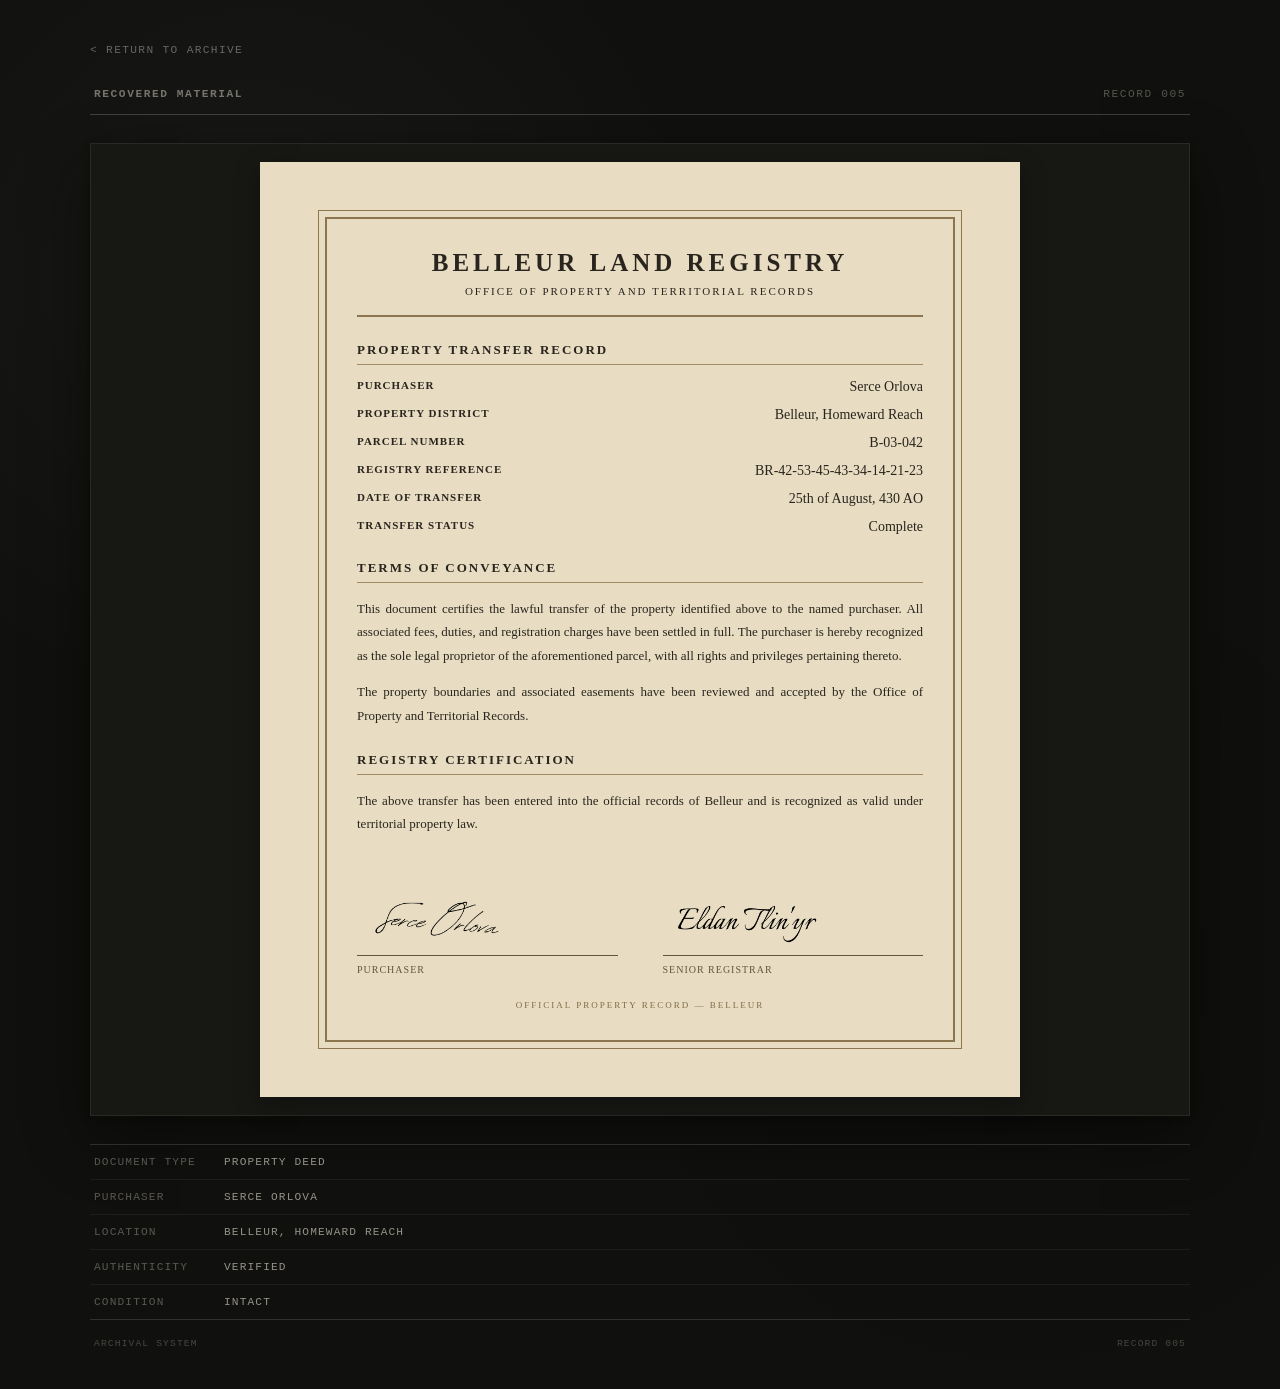
<file: arg/notes/our-home.html>
<!DOCTYPE html>
<html lang="en">

<head>
    <meta charset="UTF-8">
    <meta name="viewport" content="width=device-width, initial-scale=1.0">

    <title>Property Transfer Record</title>

    <link id="campaign-favicon" rel="icon" type="image/png" href="../favicon.png">
    <link rel="stylesheet" href="../css/note.css">

    <link rel="stylesheet" href="../css/home.css">
</head>

<body>

    <main class="document-viewer">

        <a href="../" class="back-button">
            &lt; RETURN TO ARCHIVE
        </a>

        <header class="document-header">

            <div class="classification">
                RECOVERED MATERIAL
            </div>

            <div class="document-id">
                RECORD 005
            </div>

        </header>

        <section class="document">

            <div class="deed-paper">
                <div class="deed-border">

                    <header class="deed-header">
                        <h1>Belleur Land Registry</h1>
                        <p>Office of Property and Territorial Records</p>
                    </header>

                    <div class="deed-section">
                        <h2>Property Transfer Record</h2>

                        <div class="deed-row">
                            <span class="deed-label">Purchaser</span>
                            <span class="deed-value">Serce Orlova</span>
                        </div>

                        <div class="deed-row">
                            <span class="deed-label">Property District</span>
                            <span class="deed-value">Belleur, Homeward Reach</span>
                        </div>

                        <div class="deed-row">
                            <span class="deed-label">Parcel Number</span>
                            <span class="deed-value">B-03-042</span>
                        </div>

                        <div class="deed-row">
                            <span class="deed-label">Registry Reference</span>
                            <span class="deed-value">BR-42-53-45-43-34-14-21-23</span>
                        </div>

                        <div class="deed-row">
                            <span class="deed-label">Date of Transfer</span>
                            <span class="deed-value">25th of August, 430 AO</span>
                        </div>

                        <div class="deed-row">
                            <span class="deed-label">Transfer Status</span>
                            <span class="deed-value">Complete</span>
                        </div>
                    </div>

                    <div class="deed-section">
                        <h2>Terms of Conveyance</h2>

                        <p class="deed-paragraph">
                            This document certifies the lawful transfer of the
                            property identified above to the named purchaser.
                            All associated fees, duties, and registration
                            charges have been settled in full.

                            The purchaser is hereby recognized as the sole
                            legal proprietor of the aforementioned parcel,
                            with all rights and privileges pertaining thereto.
                        </p>

                        <p class="deed-paragraph">
                            The property boundaries and associated easements
                            have been reviewed and accepted by the Office
                            of Property and Territorial Records.
                        </p>
                    </div>

                    <div class="deed-section">
                        <h2>Registry Certification</h2>

                        <p class="deed-paragraph">
                            The above transfer has been entered into the
                            official records of Belleur and is recognized
                            as valid under territorial property law.
                        </p>

                    </div>

                    <div class="deed-signatures">

                        <div class="signature">
                            <div class="signature-writing">
                                <img src="../assets/serce-sig.png" alt="Serce's handwritten signature">
                            </div>

                            <div class="signature-label">
                                Purchaser
                            </div>
                        </div>

                        <div class="signature">
                            <div class="signature-writing">
                                <img src="../assets/eldan-sig.png" alt="Registrar's handwritten signature">
                            </div>

                            <div class="signature-label">
                                Senior Registrar
                            </div>
                        </div>

                    </div>

                    <div class="deed-footer">
                        OFFICIAL PROPERTY RECORD — BELLEUR
                    </div>

                </div>
            </div>

        </section>

        <section class="metadata">

            <div class="metadata-row">
                <span class="label">DOCUMENT TYPE</span>
                <span class="value">PROPERTY DEED</span>
            </div>

            <div class="metadata-row">
                <span class="label">PURCHASER</span>
                <span class="value">SERCE ORLOVA</span>
            </div>

            <div class="metadata-row">
                <span class="label">LOCATION</span>
                <span class="value">BELLEUR, HOMEWARD REACH</span>
            </div>

            <div class="metadata-row">
                <span class="label">AUTHENTICITY</span>
                <span class="value">VERIFIED</span>
            </div>

            <div class="metadata-row">
                <span class="label">CONDITION</span>
                <span class="value">INTACT</span>
            </div>

        </section>

        <footer class="document-footer">
            <span>ARCHIVAL SYSTEM</span>
            <span>RECORD 005</span>
        </footer>

    </main>

</body>

</html>
</file>
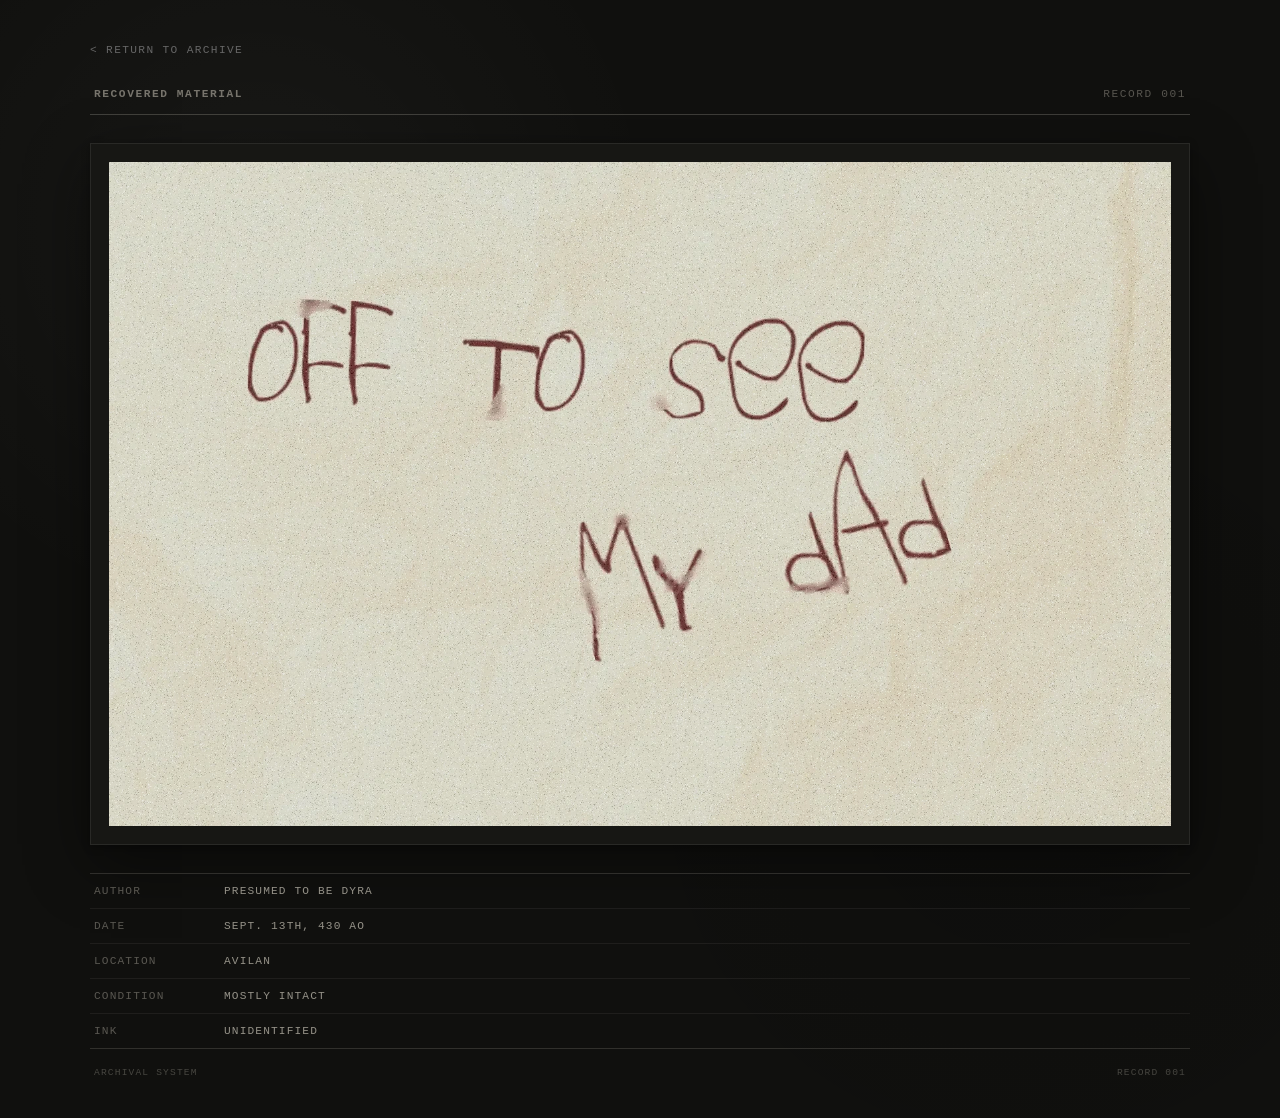
<file: arg/notes/see-dad.html>
<!DOCTYPE html>
<html lang="en">

<head>
    <meta charset="UTF-8">
    <meta name="viewport" content="width=device-width, initial-scale=1.0">

    <title>Recovered Record</title>

    <link id="campaign-favicon" rel="icon" type="image/png" href="../favicon.png">

    <link rel="stylesheet" href="../css/note.css">
</head>

<body>

    <main class="document-viewer">

        <a href="../" class="back-button">
            &lt; RETURN TO ARCHIVE
        </a>


        <header class="document-header">

            <div class="classification">
                RECOVERED MATERIAL
            </div>

            <div class="document-id">
                RECORD 001
            </div>

        </header>


        <section class="document">

            <div class="document-image-container">
                <img src="../assets/see-dad.webp" alt="A handwritten note reading 'off to see my dad'"
                    class="document-image">
            </div>

        </section>


        <section class="metadata">

            <div class="metadata-row">
                <span class="label">AUTHOR</span>
                <span class="value">PRESUMED TO BE DYRA</span>
            </div>

            <div class="metadata-row">
                <span class="label">DATE</span>
                <span class="value">SEPT. 13TH, 430 AO</span>
            </div>

            <div class="metadata-row">
                <span class="label">LOCATION</span>
                <span class="value">AVILAN</span>
            </div>

            <div class="metadata-row">
                <span class="label">CONDITION</span>
                <span class="value">MOSTLY INTACT</span>
            </div>

            <div class="metadata-row">
                <span class="label">INK</span>
                <span class="value">UNIDENTIFIED</span>
            </div>

        </section>


        <footer class="document-footer">

            <span>ARCHIVAL SYSTEM</span>

            <span>RECORD 001</span>

        </footer>

    </main>

</body>

</html>
</file>
<file: css/style.css>
@import url('https://fonts.googleapis.com/css2?family=Cinzel:wght@400;500;600;700&family=Cormorant+Garamond:ital,wght@0,400;0,500;0,600;0,700;1,400;1,500&display=swap');

:root {
    --background: #100d0b;
    --background-deep: #080706;

    --panel: #1b1612;
    --panel-light: #261e17;
    --panel-hover: #302519;
    --panel-dark: #120f0c;

    --gold: #c9a45c;
    --gold-light: #e2c785;
    --gold-bright: #f6e2a8;
    --gold-dark: #6b5330;
    --gold-shadow: #3d2f1b;
    --gold-muted: #9a7f4c;

    --parchment: #e6d9bc;
    --parchment-bright: #f4e9d0;

    --muted: #a89d88;
    --muted-dark: #70675a;

    --burgundy: #672b2b;
    --burgundy-light: #8c4140;
    --success: #9aaa76;
    --failure: #bd6e68;

    --border: #392d1f;
    --border-light: #55432b;

    --shadow-small: 0 4px 12px rgba(0, 0, 0, 0.4);
    --shadow-medium: 0 14px 36px rgba(0, 0, 0, 0.55);
    --shadow-large: 0 25px 70px rgba(0, 0, 0, 0.75);
    --gold-glow: 0 0 24px rgba(201, 164, 92, 0.14);

    --radius-small: 1px;
    --radius-medium: 2px;
    --radius-large: 3px;

    --font-display: "Cinzel", Georgia, "Times New Roman", serif;
    --font-body: "Cormorant Garamond", Georgia, "Times New Roman", serif;
    --font-label: "Cinzel", Georgia, "Times New Roman", serif;


    --bevel:
        inset 0 1px 0 rgba(246, 226, 168, 0.10),
        inset 0 -1px 0 rgba(0, 0, 0, 0.55);
}

* {
    box-sizing: border-box;
    scrollbar-width: thin;
    scrollbar-color: var(--gold-dark) var(--background-deep);
}

html {
    min-height: 100%;
    scroll-behavior: smooth;
    scrollbar-width: thin;
    scrollbar-color: var(--gold-dark) var(--background-deep);
}

body {
    min-height: 100vh;
    margin: 0;
    color: var(--parchment);
    font-family: var(--font-body);
    font-size: 17px;
    line-height: 1.5;
    -webkit-font-smoothing: antialiased;
    font-variant-numeric: lining-nums;
    background:
        radial-gradient(ellipse at center, transparent 45%, rgba(0, 0, 0, 0.55) 100%),
        radial-gradient(ellipse 70% 40% at 50% -5%, rgba(201, 164, 92, 0.13), transparent 70%),
        radial-gradient(circle at 100% 100%, rgba(103, 43, 43, 0.07), transparent 40%),
        var(--background);
    background-attachment: fixed;
}

button {
    font: inherit;
}

button,
a {
    -webkit-tap-highlight-color: transparent;
}

button:focus-visible,
a:focus-visible,
select:focus-visible,
input:focus-visible {
    outline: 1px solid var(--gold-bright);
    outline-offset: 3px;
    box-shadow: 0 0 0 4px rgba(246, 226, 168, 0.12);
}

::selection {
    color: #1a1712;
    background: var(--gold-light);
}

::-webkit-scrollbar {
    width: 10px;
    height: 10px;
}

::-webkit-scrollbar-track {
    background: var(--background-deep);
    border-left: 1px solid var(--border);
}

::-webkit-scrollbar-thumb {
    background: linear-gradient(90deg, var(--gold-shadow), var(--gold-dark));
    border: 1px solid var(--background-deep);
}

::-webkit-scrollbar-thumb:hover {
    background: var(--gold-muted);
}

h1,
h2,
h3 {
    font-family: var(--font-display);
    font-weight: 600;
    letter-spacing: 0.04em;
}

h1 {
    margin: 10px 0 12px;
    color: var(--parchment-bright);
    font-size: clamp(28px, 4.5vw, 42px);
    line-height: 1.12;
    letter-spacing: 0.06em;
    text-transform: uppercase;
    text-shadow: 0 2px 12px rgba(0, 0, 0, 0.6), 0 0 22px rgba(201, 164, 92, 0.08);
}

.app {
    min-height: 100vh;
}

.loading {
    color: var(--muted);
    font-style: italic;
}

.empty-state {
    color: var(--muted);
    line-height: 1.65;
}

.topbar {
    position: sticky;
    top: 0;
    z-index: 100;
    display: flex;
    align-items: center;
    justify-content: space-between;
    height: 68px;
    padding: 0 30px;
    background: linear-gradient(180deg, rgba(34, 28, 21, 0.98), rgba(14, 11, 9, 0.98));
    border-bottom: 1px solid var(--gold-dark);
    box-shadow:
        0 1px 0 rgba(0, 0, 0, 0.8),
        0 2px 0 rgba(201, 164, 92, 0.10),
        0 10px 30px rgba(0, 0, 0, 0.6);
    backdrop-filter: blur(14px);
    -webkit-backdrop-filter: blur(14px);
}

.topbar::after {
    content: "";
    position: absolute;
    bottom: -1px;
    left: 50%;
    width: min(480px, 45%);
    height: 2px;
    transform: translateX(-50%);
    background: linear-gradient(90deg, transparent, var(--gold), transparent);
    opacity: 0.8;
    filter: drop-shadow(0 0 4px rgba(201, 164, 92, 0.6));
}

.brand {
    display: flex;
    align-items: center;
    gap: 13px;
    color: var(--gold-bright);
    font-family: var(--font-display);
    font-size: 15px;
    font-weight: 700;
    letter-spacing: 0.28em;
    text-transform: uppercase;
    text-shadow: 0 2px 5px rgba(0, 0, 0, 0.7);
}

.brand-icon {
    position: relative;
    display: flex;
    align-items: center;
    justify-content: center;
    width: 34px;
    height: 34px;
    color: var(--gold-light);
    background: radial-gradient(circle, rgba(201, 164, 92, 0.22), rgba(0, 0, 0, 0.4));
    border: 1px solid var(--gold);
    border-radius: 50%;
    box-shadow: var(--bevel), 0 0 14px rgba(201, 164, 92, 0.2);
}

.brand-icon::before {
    content: "";
    position: absolute;
    inset: 3px;
    border: 1px solid rgba(201, 164, 92, 0.3);
    border-radius: 50%;
}

.header-label,
.eyebrow,
.sidebar-heading {
    color: var(--gold);
    font-family: var(--font-label);
    font-size: 11px;
    font-weight: 600;
    letter-spacing: 0.22em;
    text-transform: uppercase;
}

.layout {
    display: grid;
    grid-template-columns: 245px minmax(0, 1fr);
    min-height: calc(100vh - 68px);
}

.sidebar {
    position: sticky;
    top: 68px;
    height: calc(100vh - 68px);
    overflow-y: auto;
    padding: 30px 14px;
    background:
        linear-gradient(90deg, rgba(0, 0, 0, 0.35), transparent 8%),
        linear-gradient(180deg, #16120e, #0d0b09);
    border-right: 1px solid var(--gold-shadow);
    box-shadow: inset -1px 0 0 rgba(201, 164, 92, 0.06);
    scrollbar-width: thin;
    scrollbar-color: var(--gold-dark) transparent;
}

.sidebar-heading {
    position: relative;
    margin: 0 11px 14px;
    color: var(--gold-muted);
}

.sidebar-heading::after {
    content: "";
    display: block;
    width: 100%;
    height: 1px;
    margin-top: 8px;
    background: linear-gradient(90deg, var(--gold-dark), transparent);
}

.party-heading {
    margin-top: 32px;
}

.nav-item {
    position: relative;
    display: flex;
    align-items: center;
    gap: 12px;
    width: 100%;
    margin: 0;
    padding: 12px 14px;
    color: var(--muted);
    background: transparent;
    border: 0;
    border-bottom: 1px solid rgba(201, 164, 92, 0.06);
    border-radius: 0;
    cursor: pointer;
    font-family: var(--font-label);
    font-size: 12px;
    letter-spacing: 0.16em;
    text-align: left;
    text-transform: uppercase;
    transition: color 0.18s ease, background 0.18s ease, box-shadow 0.18s ease;
}

.nav-item:hover {
    color: var(--gold-bright);
    background: linear-gradient(90deg, rgba(201, 164, 92, 0.16), transparent 85%);
    text-shadow: 0 0 10px rgba(246, 226, 168, 0.45);
}

.nav-item:active {
    transform: scale(0.99);
}

.nav-item:focus-visible {
    outline-offset: -3px;
}

.nav-item.active {
    color: var(--gold-bright);
    background: linear-gradient(90deg, rgba(201, 164, 92, 0.24), rgba(201, 164, 92, 0.02) 90%);
    border-bottom-color: var(--gold-dark);
    box-shadow: inset 2px 0 var(--gold-bright), inset 0 0 20px rgba(201, 164, 92, 0.05);
    text-shadow: 0 0 12px rgba(246, 226, 168, 0.5);
}

.nav-item.active::after {
    content: "◆";
    position: absolute;
    right: 12px;
    color: var(--gold);
    font-size: 7px;
}

.quest-subnav {
    margin: 0 0 10px 15px;
    padding-left: 12px;
    border-left: 1px solid var(--gold-shadow);
}

.quest-subnav-item {
    position: relative;
    padding: 8px 12px;
    color: var(--muted);
    font-family: var(--font-body);
    font-size: 15px;
    font-weight: 600;
    transition: color 0.18s ease, background 0.18s ease;
}

.quest-subnav-item:hover {
    color: var(--parchment);
}

.quest-subnav-item.active {
    color: var(--gold-bright);
    background: linear-gradient(90deg, rgba(201, 164, 92, 0.10), transparent);
}

.quest-subnav-item.active::before {
    content: "◆";
    position: absolute;
    left: -17px;
    color: var(--gold);
    font-size: 5px;
}

.main-content {
    width: 100%;
    max-width: 1200px;
    margin: 0 auto;
    padding: clamp(28px, 5vw, 60px) clamp(18px, 5vw, 64px);
}

.page-heading,
.characters-heading {
    position: relative;
    padding-bottom: 25px;
    margin-bottom: 32px;
    border-bottom: 1px solid var(--gold-shadow);
}

.characters-heading {
    margin-bottom: 42px;
}

.page-heading::after,
.characters-heading::after {
    content: "";
    position: absolute;
    bottom: -1px;
    left: 0;
    width: 170px;
    height: 2px;
    background: linear-gradient(90deg, var(--gold), var(--gold-dark) 60%, transparent);
}

.page-heading::before {
    content: "◆";
    position: absolute;
    bottom: -6px;
    left: 162px;
    z-index: 2;
    padding: 0 6px;
    color: var(--gold-bright);
    background: var(--background);
    font-size: 7px;
}

.page-heading p,
.characters-heading p {
    max-width: 720px;
    margin: 0;
    color: var(--muted);
    font-size: 18px;
    font-style: italic;
    line-height: 1.6;
}

.quest-card,
.character-card,
.quest-detail,
.calendar,
.placeholder,
.session-preview-card,
.location-panel,
.character-profile-card,
.map-detail-panel,
.map-controls {
    position: relative;
    background-color: var(--panel);
    background-image:
        linear-gradient(var(--gold), var(--gold)), linear-gradient(var(--gold), var(--gold)),
        linear-gradient(var(--gold), var(--gold)), linear-gradient(var(--gold), var(--gold)),
        linear-gradient(var(--gold), var(--gold)), linear-gradient(var(--gold), var(--gold)),
        linear-gradient(var(--gold), var(--gold)), linear-gradient(var(--gold), var(--gold)),
        linear-gradient(180deg, rgba(255, 244, 214, 0.03), transparent 35%, rgba(0, 0, 0, 0.25));
    background-repeat: no-repeat;
    background-size:
        14px 2px, 2px 14px, 14px 2px, 2px 14px,
        14px 2px, 2px 14px, 14px 2px, 2px 14px,
        100% 100%;
    background-position:
        0 0, 0 0, 100% 0, 100% 0,
        0 100%, 0 100%, 100% 100%, 100% 100%,
        0 0;
    border: 1px solid var(--gold-dark);
    border-radius: var(--radius-medium);
    box-shadow:
        var(--bevel),
        inset 0 0 40px rgba(0, 0, 0, 0.35),
        var(--shadow-medium);
}

.quest-detail,
.calendar,
.placeholder,
.session-preview-card {
    overflow: hidden;
}

.quest-detail::before,
.calendar::before,
.placeholder::before,
.session-preview-card::before,
.location-panel::before,
.character-profile-card::before {
    content: "";
    position: absolute;
    inset: 6px;
    z-index: 0;
    pointer-events: none;
    border: 1px solid rgba(201, 164, 92, 0.14);
}

.character-profile,
.location-overlay,
.session-preview {
    position: fixed;
    inset: 0;
    display: flex;
    align-items: center;
    justify-content: center;
    background: radial-gradient(ellipse at center, rgba(8, 6, 5, 0.78), rgba(0, 0, 0, 0.94));
    backdrop-filter: blur(5px);
    -webkit-backdrop-filter: blur(5px);
}

.character-profile-close,
.location-close,
.session-preview-close,
.map-viewer-close {
    display: flex;
    align-items: center;
    justify-content: center;
    color: var(--gold-light);
    background: rgba(8, 6, 5, 0.9);
    border: 1px solid var(--gold);
    border-radius: 50%;
    box-shadow: var(--bevel), 0 0 0 3px rgba(8, 6, 5, 0.8), 0 0 0 4px var(--gold-shadow);
    cursor: pointer;
    font-family: Arial, sans-serif;
    line-height: 1;
    transition: color 0.18s ease, background 0.18s ease, border-color 0.18s ease, box-shadow 0.18s ease;
}

.character-profile-close:hover,
.location-close:hover,
.session-preview-close:hover,
.map-viewer-close:hover {
    color: #1a1308;
    background: var(--gold-bright);
    border-color: var(--gold-bright);
    box-shadow: 0 0 0 3px rgba(8, 6, 5, 0.8), 0 0 18px rgba(246, 226, 168, 0.5);
}

body.character-profile-open {
    overflow: hidden;
}

.ornament-divider {
    display: flex;
    align-items: center;
    gap: 12px;
    margin: 28px 0;
    color: var(--gold);
    font-size: 8px;
}

.ornament-divider::before,
.ornament-divider::after {
    content: "";
    flex: 1;
    height: 1px;
}

.ornament-divider::before {
    background: linear-gradient(90deg, transparent, var(--gold-dark));
}

.ornament-divider::after {
    background: linear-gradient(90deg, var(--gold-dark), transparent);
}

.back-button {
    display: inline-flex;
    align-items: center;
    gap: 6px;
    padding: 7px 0;
    color: var(--gold);
    background: transparent;
    border: 0;
    cursor: pointer;
    font-family: var(--font-label);
    font-size: 11px;
    letter-spacing: 0.18em;
    text-transform: uppercase;
    transition: color 0.18s ease, transform 0.18s ease;
}

.back-button:hover {
    color: var(--gold-bright);
    transform: translateX(-3px);
}

.placeholder {
    padding: 34px;
    text-align: center;
}

.placeholder h2 {
    position: relative;
    z-index: 1;
    margin-top: 0;
    color: var(--gold-light);
    text-transform: uppercase;
    letter-spacing: 0.1em;
}

.placeholder p {
    color: var(--muted);
    line-height: 1.65;
}

.error {
    padding: 16px;
    color: var(--failure);
    background: linear-gradient(90deg, rgba(103, 43, 43, 0.2), transparent);
    border: 1px solid var(--burgundy-light);
}

.quest-category {
    margin-bottom: 38px;
    color: var(--gold);
    font-size: 10px;
    letter-spacing: 0.18em;
}

.quest-card .quest-category,
.quest-detail .quest-category {
    margin-bottom: 0;
}

.quest-category-heading {
    display: flex;
    align-items: center;
    gap: 12px;
    width: 100%;
    margin: 0 0 13px;
    padding: 0;
    color: var(--gold-light);
    background: transparent;
    border: 0;
    cursor: pointer;
    text-align: left;
    font-family: var(--font-label);
    font-size: 11px;
    font-weight: 600;
    letter-spacing: 0.22em;
    text-transform: uppercase;
}

.quest-category-heading:hover {
    color: var(--gold-bright);
}

.quest-category-heading::before {
    content: "◆";
    color: var(--gold);
    font-size: 6px;
}

.quest-category-heading::after {
    content: "";
    flex: 1;
    height: 1px;
    background: linear-gradient(90deg, var(--gold-dark), transparent);
}

.category-title {
    flex-shrink: 0;
}

.category-count,
.character-category-count,
.character-category-heading>span:not(.character-category-title) {
    display: inline-flex;
    align-items: center;
    justify-content: center;
    min-width: 21px;
    height: 21px;
    padding: 0 6px;
    color: var(--gold-light);
    background: rgba(0, 0, 0, 0.45);
    border: 1px solid var(--gold-dark);
    border-radius: 0;
    box-shadow: var(--bevel);
    font-family: var(--font-label);
    font-size: 10px;
    letter-spacing: 0;
}

.category-chevron {
    flex-shrink: 0;
    width: 12px;
    color: var(--gold-light);
    font-size: 15px;
    text-align: center;
    transition: transform 0.2s ease;
}

.quest-category-heading:hover .category-chevron {
    color: var(--gold-bright);
}

.quest-list[hidden] {
    display: none;
}

.quest-list {
    display: grid;
    gap: 11px;
}

.quest-card {
    width: 100%;
    padding: 18px 22px;
    overflow: hidden;
    color: var(--parchment);
    text-align: left;
    cursor: pointer;
    box-shadow: var(--bevel), inset 0 0 40px rgba(0, 0, 0, 0.35), 0 3px 10px rgba(0, 0, 0, 0.3);
    transition: background-color 0.2s ease, border-color 0.2s ease, box-shadow 0.2s ease;
}

.quest-card::before {
    content: "";
    position: absolute;
    inset: 0;
    pointer-events: none;
    background: linear-gradient(90deg, rgba(201, 164, 92, 0.12), transparent 30%);
    opacity: 0;
    transition: opacity 0.2s ease;
}

.quest-card:hover {
    background-color: var(--panel-light);
    border-color: var(--gold);
    box-shadow:
        var(--bevel),
        inset 3px 0 var(--gold-bright),
        inset 0 0 40px rgba(201, 164, 92, 0.07),
        0 8px 26px rgba(0, 0, 0, 0.6),
        var(--gold-glow);
}

.quest-card:hover::before {
    opacity: 1;
}

.quest-card:active {
    box-shadow: var(--bevel), inset 3px 0 var(--gold-dark), 0 2px 8px rgba(0, 0, 0, 0.35);
}

.quest-card-top,
.quest-card-title {
    display: flex;
    align-items: center;
    justify-content: space-between;
    gap: 14px;
}

.quest-card h2 {
    margin: 5px 0 7px;
    color: var(--parchment-bright);
    font-size: 21px;
    letter-spacing: 0.05em;
    line-height: 1.25;
    text-shadow: 0 1px 4px rgba(0, 0, 0, 0.6);
}

.quest-card p {
    margin: 0;
    color: var(--muted);
    font-family: var(--font-body);
    font-size: 17px;
    font-weight: 500;
    letter-spacing: normal;
    line-height: 1.5;
    text-transform: none;
}

.quest-category,
.quest-status {
    font-family: var(--font-label);
    font-weight: 600;
    text-transform: uppercase;
}

.quest-status {
    flex-shrink: 0;
    padding: 4px 10px;
    color: var(--muted);
    background: rgba(0, 0, 0, 0.4);
    border: 1px solid var(--border-light);
    border-radius: 0;
    box-shadow: var(--bevel);
    font-size: 10px;
    letter-spacing: 0.14em;
}

.quest-status.active {
    color: var(--gold-bright);
    background: rgba(201, 164, 92, 0.10);
    border-color: var(--gold-dark);
}

.quest-status.completed {
    color: var(--success);
    border-color: rgba(154, 170, 118, 0.4);
}

.quest-status.failed {
    color: var(--failure);
    border-color: rgba(189, 110, 104, 0.45);
}

.quest-notification,
.character-notification {
    background: radial-gradient(circle at 35% 35%, #ff8a7a, #c4352b 70%);
    border: 1px solid #ffb3a8;
    border-radius: 50%;
    animation: bg3-ping 2.4s ease-in-out infinite;
}

.quest-notification {
    position: relative;
    display: inline-block;
    flex: 0 0 9px;
    width: 9px;
    height: 9px;
}

.character-notification {
    position: absolute;
    top: 14px;
    right: 14px;
    z-index: 3;
    display: block !important;
    width: 10px !important;
    height: 10px !important;
    min-width: 10px;
    min-height: 10px;
}

@keyframes bg3-ping {

    0%,
    100% {
        box-shadow: 0 0 5px rgba(215, 71, 62, 0.7), 0 0 0 0 rgba(215, 71, 62, 0.45);
    }

    50% {
        box-shadow: 0 0 10px rgba(255, 120, 100, 0.9), 0 0 0 6px rgba(215, 71, 62, 0);
    }
}

.quest-detail {
    margin-top: 20px;
    padding: clamp(22px, 4vw, 34px);
}

.quest-detail::after {
    content: "◆";
    position: absolute;
    right: 16px;
    bottom: 12px;
    color: var(--gold-dark);
    font-size: 8px;
    pointer-events: none;
}

.quest-detail h2 {
    position: relative;
    z-index: 1;
    margin: 9px 0 8px;
    color: var(--parchment-bright);
    font-size: clamp(25px, 4vw, 34px);
    letter-spacing: 0.07em;
    line-height: 1.2;
    text-transform: uppercase;
    text-shadow: 0 2px 8px rgba(0, 0, 0, 0.6);
}

.quest-detail-team {
    position: relative;
    z-index: 1;
    color: var(--gold-muted);
    font-family: var(--font-label);
    font-size: 10px;
    font-weight: 600;
    letter-spacing: 0.16em;
    text-transform: uppercase;
}

.quest-description {
    position: relative;
    z-index: 1;
    max-width: 820px;
    margin: 0 0 28px;
    color: var(--muted);
    font-size: 18px;
    line-height: 1.7;
}

.quest-detail h3,
.character-profile-notes h3 {
    position: relative;
    z-index: 1;
    display: flex;
    align-items: center;
    gap: 11px;
    margin: 30px 0 13px;
    padding-bottom: 10px;
    color: var(--gold-light);
    font-size: 15px;
    letter-spacing: 0.18em;
    text-transform: uppercase;
    border-bottom: 1px solid var(--gold-shadow);
}

.character-profile-notes h3 {
    margin: 0 0 14px;
}

.quest-detail h3::before,
.character-profile-notes h3::before {
    content: "◆";
    color: var(--gold);
    font-size: 6px;
}

.quest-detail h3::after,
.character-profile-notes h3::after {
    content: "";
    flex: 1;
    height: 1px;
    background: linear-gradient(90deg, var(--gold-shadow), transparent);
}

.objectives,
.developments {
    position: relative;
    z-index: 1;
    display: flex;
    flex-direction: column;
}

.objectives {
    gap: 8px;
}

.developments {
    gap: 12px;
}

.objective {
    display: flex;
    align-items: flex-start;
    gap: 11px;
    padding: 9px 12px;
    color: var(--parchment);
    background: linear-gradient(90deg, rgba(201, 164, 92, 0.05), transparent 80%), rgba(0, 0, 0, 0.12);
    border-left: 2px solid var(--gold-shadow);
    font-size: 17px;
    line-height: 1.45;
    transition: background 0.18s ease, border-color 0.18s ease;
}

.objective:hover {
    background: rgba(201, 164, 92, 0.08);
    border-left-color: var(--gold);
}

.objective-checkbox {
    display: inline-flex;
    align-items: center;
    justify-content: center;
    flex-shrink: 0;
    width: 18px;
    height: 18px;
    margin-top: 3px;
    color: transparent;
    background: rgba(0, 0, 0, 0.6);
    border: 1px solid var(--gold);
    box-shadow: var(--bevel);
    font-family: Arial, sans-serif;
    font-size: 10px;
    font-weight: bold;
}

.objective.completed .objective-checkbox {
    color: #1a1712;
    background: var(--gold);
    box-shadow: 0 0 10px rgba(201, 164, 92, 0.4);
}

.objective.completed .objective-text {
    color: var(--muted-dark);
    text-decoration: line-through;
    text-decoration-color: var(--muted-dark);
}

.objectives-hidden {
    margin: 0;
    color: var(--muted-dark);
    font-style: italic;
}

.development {
    position: relative;
    padding: 14px 16px;
    background: linear-gradient(90deg, rgba(201, 164, 92, 0.07), transparent 85%);
    border-left: 2px solid var(--gold);
}

.development::before {
    content: "◆";
    position: absolute;
    top: 16px;
    left: -5px;
    color: var(--gold-bright);
    background: var(--panel);
    font-size: 6px;
}

.development span,
.development-session {
    color: var(--gold);
    font-family: var(--font-label);
    font-size: 10px;
    font-weight: 600;
    letter-spacing: 0.14em;
    text-transform: uppercase;
}

.development p {
    margin: 7px 0 0;
    color: var(--muted);
    font-size: 16.5px;
    line-height: 1.55;
}

.quest-view-controls {
    display: flex;
    flex-wrap: wrap;
    align-items: center;
    gap: 8px;
}

.quest-controls {
    display: flex;
    align-items: center;
    justify-content: flex-end;
    gap: 10px;
    margin-bottom: 24px;
}

.quest-control-button,
.map-control-button,
.calendar-nav-button,
.calendar-today-button,
.calendar-subscribe,
.calendar-download,
.map-clear-filters,
.map-detail-close,
.quest-toggle,
.team-filter-select {
    display: inline-flex;
    align-items: center;
    justify-content: center;
    color: var(--parchment);
    background: linear-gradient(180deg, rgba(246, 226, 168, 0.07), rgba(0, 0, 0, 0.35)), #1a1510;
    border: 1px solid var(--gold-dark);
    border-radius: var(--radius-small);
    box-shadow: var(--bevel), 0 2px 6px rgba(0, 0, 0, 0.5);
    cursor: pointer;
    font-family: var(--font-label);
    font-size: 10.5px;
    font-weight: 600;
    letter-spacing: 0.16em;
    text-decoration: none;
    text-transform: uppercase;
    transition: color 0.18s ease, background 0.18s ease, border-color 0.18s ease, box-shadow 0.18s ease, transform 0.1s ease;
}

.quest-control-button {
    padding: 8px 14px;
}

.map-control-button {
    padding: 9px 13px;
}

.calendar-nav-button {
    height: 36px;
    font-family: Arial, sans-serif;
    width: 40px;
    font-size: 1rem;
}

.calendar-today-button {
    height: 36px;
    padding: 0 1rem;
}

.calendar-subscribe,
.calendar-download {
    gap: 0.4rem;
    padding: 0 0.9rem;
}

.map-clear-filters {
    min-height: 39px;
    padding: 9px 14px;
}

.map-detail-close {
    margin-top: 20px;
    padding: 8px 14px;
}

.quest-control-button:hover,
.map-control-button:hover,
.map-control-button[aria-pressed="true"],
.calendar-nav-button:hover,
.calendar-today-button:hover,
.calendar-subscribe:hover,
.calendar-download:hover,
.map-clear-filters:hover,
.map-detail-close:hover,
.quest-toggle:hover,
.team-filter-select:hover {
    color: var(--gold-bright);
    background: linear-gradient(180deg, rgba(246, 226, 168, 0.20), rgba(201, 164, 92, 0.06)), #261d13;
    border-color: var(--gold);
    box-shadow: var(--bevel), 0 0 16px rgba(201, 164, 92, 0.25), 0 2px 8px rgba(0, 0, 0, 0.5);
}

.quest-control-button:active,
.map-control-button:active,
.calendar-nav-button:active,
.calendar-subscribe:active,
.calendar-download:active,
.map-clear-filters:active {
    transform: translateY(1px);
    box-shadow: inset 0 2px 6px rgba(0, 0, 0, 0.7);
}

.quest-toggle {
    gap: 9px;
    min-height: 36px;
    padding: 0 13px;
}

.quest-toggle input {
    position: absolute;
    width: 1px;
    height: 1px;
    opacity: 0;
    pointer-events: none;
}

.quest-toggle-box {
    display: inline-flex;
    align-items: center;
    justify-content: center;
    width: 16px;
    height: 16px;
    color: transparent;
    background: rgba(0, 0, 0, 0.6);
    border: 1px solid var(--gold);
    font-family: Arial, sans-serif;
    font-size: 10px;
    font-weight: bold;
    transition: background 0.18s ease, color 0.18s ease;
}

.quest-toggle input:checked+.quest-toggle-box {
    color: #1a1712;
    background: var(--gold-bright);
    box-shadow: 0 0 10px rgba(201, 164, 92, 0.3);
}

.team-filter {
    display: flex;
    align-items: center;
    gap: 8px;
}

.team-filter-label {
    color: var(--gold-muted);
    font-family: var(--font-label);
    font-size: 10px;
    font-weight: 600;
    letter-spacing: 0.16em;
}

.team-filter-select-wrapper {
    position: relative;
}

.team-filter-select-wrapper::after {
    content: "⌄";
    position: absolute;
    top: 50%;
    right: 11px;
    color: var(--gold);
    font-family: Arial, sans-serif;
    font-size: 12px;
    pointer-events: none;
    transform: translateY(-55%);
}

.team-filter-select {
    appearance: none;
    -webkit-appearance: none;
    justify-content: flex-start;
    min-width: 135px;
    height: 36px;
    padding: 0 31px 0 13px;
    outline: none;
}

.team-filter-select:focus {
    border-color: var(--gold);
    box-shadow: 0 0 0 2px rgba(201, 164, 92, 0.12);
}

.team-filter-select option {
    color: var(--parchment);
    background: var(--panel);
    font-family: var(--font-body);
    font-size: 15px;
}

.characters-page {
    width: 100%;
}

.character-category {
    margin-bottom: 46px;
}

.character-category-toggle {
    display: flex;
    align-items: center;
    width: 100%;
    margin: 0 0 16px;
    padding: 0;
    color: inherit;
    background: transparent;
    border: 0;
    cursor: pointer;
    font: inherit;
    text-align: left;
}

.character-category-toggle::after {
    content: "";
    flex: 1;
    height: 1px;
    margin-left: 12px;
    background: linear-gradient(90deg, var(--gold-dark), transparent);
}

.character-category-heading {
    display: flex;
    align-items: center;
    flex: 1;
    gap: 12px;
    margin: 0;
    color: var(--gold-light);
    font-family: var(--font-label);
    font-size: 11px;
    font-weight: 600;
    letter-spacing: 0.22em;
    text-transform: uppercase;
}

.character-category-heading::before {
    content: "◆";
    color: var(--gold);
    font-size: 6px;
}

.character-category-heading h2,
.character-category-title {
    margin: 0;
    color: var(--gold-light);
    font-family: var(--font-label);
    font-size: 11px;
    font-weight: 600;
    letter-spacing: 0.22em;
    text-transform: uppercase;
}

.character-category-chevron {
    color: var(--gold);
    font-size: 9px;
    transform: rotate(45deg);
    transition: transform 0.2s ease, color 0.2s ease;
}

.character-category-toggle:hover .character-category-chevron {
    color: var(--gold);
}

.character-category.collapsed .character-grid {
    display: none;
}

.character-category.collapsed .character-category-toggle {
    margin-bottom: 0;
}

.character-category.collapsed .character-category-chevron {
    transform: rotate(-45deg);
}

.character-grid {
    display: grid;
    grid-template-columns: repeat(auto-fill, minmax(210px, 1fr));
    gap: 16px;
}

.character-card {
    display: flex;
    flex-direction: column;
    width: 100%;
    padding: 6px;
    overflow: hidden;
    color: var(--parchment);
    cursor: pointer;
    font: inherit;
    text-align: left;
    transition: transform 0.2s ease, border-color 0.2s ease, box-shadow 0.2s ease;
}

.character-card::after {
    content: "";
    position: absolute;
    inset: 5px;
    pointer-events: none;
    border: 1px solid rgba(201, 164, 92, 0.12);
}

.character-card:hover {
    transform: translateY(-3px);
    border-color: var(--gold);
    box-shadow: var(--bevel), 0 14px 30px rgba(0, 0, 0, 0.65), 0 0 24px rgba(201, 164, 92, 0.18);
}

.character-card:active {
    transform: translateY(-1px);
}

.character-card-image {
    position: relative;
    width: 100%;
    aspect-ratio: 3 / 4;
    overflow: hidden;
    background: radial-gradient(circle at center, rgba(201, 164, 92, 0.08), transparent 65%), var(--background-deep);
    border: 1px solid var(--gold-dark);
    box-shadow: inset 0 0 0 1px rgba(0, 0, 0, 0.8), inset 0 0 30px rgba(0, 0, 0, 0.5);
    transition: border-color 0.2s ease;
}

.character-card-image::after {
    content: "";
    position: absolute;
    inset: auto 0 0 0;
    height: 40%;
    background: linear-gradient(180deg, transparent, rgba(8, 6, 5, 0.85));
    pointer-events: none;
}

.character-card:hover .character-card-image {
    border-color: var(--gold-light);
}

.character-card-portrait {
    display: block;
    width: 100%;
    height: 100%;
    object-fit: cover;
    transition: transform 0.35s ease, filter 0.35s ease;
}

.character-card:hover .character-card-portrait {
    transform: scale(1.035);
    filter: brightness(1.06) saturate(1.05);
}

.character-card-portrait.unknown,
.character-profile-portrait.unknown {
    display: flex;
    align-items: center;
    justify-content: center;
    color: var(--gold-dark);
    background:
        radial-gradient(circle at center, rgba(201, 164, 92, 0.10), transparent 55%),
        repeating-linear-gradient(135deg, rgba(255, 255, 255, 0.012) 0, rgba(255, 255, 255, 0.012) 1px, transparent 1px, transparent 5px),
        var(--background-deep);
    font-family: var(--font-display);
    font-size: 64px;
    text-shadow: 0 0 25px rgba(201, 164, 92, 0.18);
}

.character-card-content {
    position: relative;
    z-index: 1;
    padding: 12px 8px 10px;
    text-align: center;
}

.character-card-title {
    margin: 0;
    color: var(--gold-bright);
    font-family: var(--font-display);
    font-size: 15px;
    font-weight: 600;
    letter-spacing: 0.1em;
    line-height: 1.25;
    text-transform: uppercase;
}

.character-card-role {
    margin: 5px 0 0;
    color: var(--muted);
    font-size: 15px;
    font-style: italic;
    line-height: 1.35;
}

.character-card:hover .character-notification,
.quest-card:hover .quest-notification {
    filter: brightness(1.2);
}

.character-profile {
    z-index: 1000;
    padding: 24px;
    overflow-y: auto;
    overscroll-behavior: contain;
    animation: fade-in 0.18s ease-out;
}

.character-profile-card {
    width: min(900px, 100%);
    margin: auto;
    flex: 0 0 auto;
    animation: modal-rise 0.22s ease-out;
    box-shadow: var(--bevel), inset 0 0 45px rgba(0, 0, 0, 0.3), var(--shadow-large), 0 0 30px rgba(201, 164, 92, 0.06);
}

.character-profile-header {
    position: relative;
    display: grid;
    grid-template-columns: 280px minmax(0, 1fr);
    min-height: 360px;
    overflow: hidden;
    border-bottom: 1px solid var(--gold-dark);
}

.character-profile-portrait {
    width: 100%;
    height: 360px;
    object-fit: cover;
    background: var(--background-deep);
    border-right: 1px solid var(--gold-dark);
}

.character-profile-portrait.unknown {
    font-size: 80px;
}

.character-profile-heading {
    position: relative;
    align-self: end;
    padding: 42px 38px 38px;
}

.character-profile-heading::before {
    content: "";
    position: absolute;
    left: 38px;
    bottom: 25px;
    width: 110px;
    height: 1px;
    background: linear-gradient(90deg, var(--gold), transparent);
}

.character-profile-heading h2 {
    margin: 7px 0 8px;
    color: var(--parchment-bright);
    font-size: clamp(28px, 5vw, 44px);
    letter-spacing: 0.08em;
    line-height: 1.1;
    text-transform: uppercase;
    text-shadow: 0 3px 12px rgba(0, 0, 0, 0.6);
}

.character-profile-heading p {
    margin: 0;
    color: var(--muted);
    font-size: 16px;
    line-height: 1.5;
}

.character-profile-card::before {
    z-index: 6;
}

.character-profile-card::after {
    content: "";
    position: absolute;
    inset: 0;
    z-index: 6;
    pointer-events: none;
    background-image:
        linear-gradient(var(--gold), var(--gold)), linear-gradient(var(--gold), var(--gold)),
        linear-gradient(var(--gold), var(--gold)), linear-gradient(var(--gold), var(--gold)),
        linear-gradient(var(--gold), var(--gold)), linear-gradient(var(--gold), var(--gold)),
        linear-gradient(var(--gold), var(--gold)), linear-gradient(var(--gold), var(--gold));
    background-repeat: no-repeat;
    background-size: 14px 2px, 2px 14px, 14px 2px, 2px 14px, 14px 2px, 2px 14px, 14px 2px, 2px 14px;
    background-position: 0 0, 0 0, 100% 0, 100% 0, 0 100%, 0 100%, 100% 100%, 100% 100%;
}

.character-profile-close {
    position: absolute;
    top: 16px;
    right: 16px;
    z-index: 5;
    width: 38px;
    height: 38px;
    font-size: 23px;
}

.character-profile-body {
    position: relative;
    z-index: 1;
    padding: 30px 38px 40px;
}

.character-profile-status {
    display: inline-flex;
    align-items: center;
    margin-bottom: 18px;
    padding: 5px 10px;
    color: var(--gold-light);
    background: rgba(0, 0, 0, 0.4);
    border: 1px solid var(--gold-dark);
    box-shadow: var(--bevel);
    font-family: var(--font-label);
    font-size: 10px;
    font-weight: 600;
    letter-spacing: 0.16em;
    text-transform: uppercase;
}

.character-profile-description {
    max-width: 760px;
    margin: 0;
    color: var(--parchment);
    font-size: 18px;
    line-height: 1.7;
}

.character-profile-quote {
    position: relative;
    margin: 28px 0;
    padding: 18px 22px 18px 28px;
    color: var(--parchment);
    background: linear-gradient(90deg, rgba(201, 164, 92, 0.08), transparent);
    border-left: 2px solid var(--gold);
    font-size: 20px;
    font-style: italic;
    line-height: 1.6;
}

.character-profile-quote::before {
    content: "“";
    position: absolute;
    top: -4px;
    left: 8px;
    color: var(--gold-dark);
    font-family: Georgia, serif;
    font-size: 34px;
    opacity: 0.7;
}

.character-profile-details {
    display: grid;
    grid-template-columns: repeat(3, minmax(0, 1fr));
    gap: 10px;
    margin: 30px 0;
}

.character-profile-details>div {
    padding: 14px 15px;
    background: rgba(0, 0, 0, 0.35);
    border: 1px solid var(--gold-shadow);
    box-shadow: var(--bevel);
}

.character-profile-details span {
    display: block;
    margin-bottom: 6px;
    color: var(--muted-dark);
    font-family: var(--font-label);
    font-size: 10px;
    font-weight: 600;
    letter-spacing: 0.16em;
    text-transform: uppercase;
}

.character-profile-details strong {
    color: var(--parchment);
    font-size: 17px;
    font-weight: 600;
}

.character-profile-notes {
    margin-top: 30px;
}

.character-profile-notes ul {
    margin: 0;
    padding-left: 20px;
}

.character-profile-notes li {
    margin-bottom: 9px;
    color: var(--parchment);
    font-size: 16.5px;
    line-height: 1.55;
}

@keyframes fade-in {
    from {
        opacity: 0;
    }

    to {
        opacity: 1;
    }
}

@keyframes modal-rise {
    from {
        opacity: 0;
        transform: translateY(12px) scale(0.985);
    }

    to {
        opacity: 1;
        transform: translateY(0) scale(1);
    }
}

.map-page {
    width: 100%;
}

.map-page h1 {
    margin-top: 0;
}

.map-container {
    display: flex;
    align-items: flex-start;
    justify-content: center;
    width: 100%;
    padding: 12px;
    overflow: auto;
    background: radial-gradient(circle, rgba(201, 164, 92, 0.05), transparent 65%), #0a0807;
    border: 1px solid var(--gold-dark);
    border-radius: var(--radius-medium);
    box-shadow: var(--bevel), inset 0 0 40px rgba(0, 0, 0, 0.6), var(--shadow-medium);
}

.world-map {
    display: block;
    width: 100%;
    height: auto;
    object-fit: contain;
    cursor: zoom-in;
    transition: opacity 0.2s ease, filter 0.2s ease;
}

.world-map:hover {
    opacity: 0.96;
    filter: brightness(1.05) contrast(1.02);
}

.map-controls {
    display: flex;
    flex-direction: column;
    gap: 14px;
    margin-bottom: 18px;
    padding: 16px;
}

.map-search-wrapper {
    position: relative;
    display: flex;
    align-items: center;
}

.map-search-icon {
    position: absolute;
    left: 14px;
    color: var(--gold);
    font-size: 24px;
    line-height: 1;
    pointer-events: none;
}

#map-search {
    width: 100%;
    min-width: 0;
    padding: 11px 14px 11px 44px;
    color: var(--parchment);
    background: rgba(0, 0, 0, 0.55);
    border: 1px solid var(--gold-dark);
    border-radius: var(--radius-small);
    box-shadow: inset 0 2px 6px rgba(0, 0, 0, 0.6);
    outline: none;
    font-family: var(--font-body);
    font-size: 17px;
    transition: border-color 160ms ease, box-shadow 160ms ease, background 160ms ease;
}

#map-search::placeholder {
    color: var(--muted-dark);
    font-style: italic;
}

#map-search:focus {
    background: rgba(0, 0, 0, 0.75);
    border-color: var(--gold);
    box-shadow: inset 0 2px 6px rgba(0, 0, 0, 0.6), 0 0 0 3px rgba(201, 164, 92, 0.14);
}

.map-filter-row {
    display: flex;
    align-items: end;
    flex-wrap: wrap;
    gap: 12px;
}

.map-filter {
    display: flex;
    flex: 1 1 180px;
    flex-direction: column;
    gap: 6px;
    color: var(--gold-muted);
    font-size: 10px;
    font-weight: 600;
    letter-spacing: 0.18em;
    text-transform: uppercase;
}

.map-filter select {
    width: 100%;
    min-width: 0;
    padding: 10px 12px;
    color: var(--parchment);
    background: #17120e;
    border: 1px solid var(--gold-dark);
    border-radius: var(--radius-small);
    cursor: pointer;
    font-family: var(--font-body);
    font-size: 16px;
    font-weight: 500;
    letter-spacing: normal;
    text-transform: none;
}

.map-result-count {
    margin: 0;
    color: var(--muted);
    font-size: 15px;
    font-style: italic;
}

.map-toolbar {
    display: flex;
    align-items: center;
    justify-content: space-between;
    flex-wrap: wrap;
    gap: 12px;
    margin: -12px 0 14px;
}

.map-hint {
    color: var(--muted);
    font-size: 15px;
    font-style: italic;
}

.map-toolbar-actions {
    display: flex;
    flex-wrap: wrap;
    gap: 8px;
}

.map-legend {
    display: flex;
    flex-wrap: wrap;
    align-items: center;
    gap: 18px;
    margin: 0 0 12px;
    padding: 0 4px;
    color: var(--muted);
}

.map-legend-item {
    display: inline-flex;
    align-items: center;
    gap: 8px;
    font-family: var(--font-label);
    font-size: 10px;
    letter-spacing: 0.14em;
    text-transform: uppercase;
}

.map-legend-region {
    color: var(--gold-bright);
    font-size: 1.2rem;
    line-height: 1;
    text-shadow: 0 0 8px rgba(246, 226, 168, 0.4);
}

.map-legend-location {
    width: 10px;
    height: 10px;
    background: var(--gold);
    border: 1px solid var(--gold-bright);
    transform: rotate(45deg);
    box-shadow: 0 0 7px rgba(201, 164, 92, 0.55);
}

.map-layout {
    display: block;
    width: 100%;
    min-width: 0;
}

.map-stage {
    position: relative;
    width: 100%;
    min-width: 0;
    overflow: hidden;
    line-height: 0;
    background: #0a0807;
    border: 1px solid var(--gold-dark);
    border-radius: var(--radius-medium);
    box-shadow: var(--bevel), inset 0 0 50px rgba(0, 0, 0, 0.5), 0 10px 28px rgba(0, 0, 0, 0.45);
}

.map-stage .world-map {
    cursor: default;
}

.map-image {
    display: block;
    width: 100%;
    height: auto;
}

.map-markers {
    position: absolute;
    inset: 0;
    pointer-events: none;
}

.map-marker {
    position: absolute;
    z-index: 2;
    display: flex;
    align-items: center;
    justify-content: center;
    gap: 7px;
    min-height: 26px;
    padding: 5px 8px;
    transform: translate(-50%, -50%);
    color: var(--parchment-bright);
    background: rgba(12, 9, 7, 0.9);
    border: 1px solid var(--gold);
    border-radius: 0;
    box-shadow: var(--bevel), 0 3px 10px rgba(0, 0, 0, 0.8);
    cursor: pointer;
    line-height: 1;
    pointer-events: auto;
    white-space: nowrap;
    backdrop-filter: blur(3px);
    -webkit-backdrop-filter: blur(3px);
    transition: transform 0.18s ease, box-shadow 0.18s ease, background 0.18s ease, color 0.18s ease;
}

.map-marker:hover,
.map-marker:focus-visible,
.map-marker-location.selected {
    z-index: 6;
    color: var(--gold-bright);
    background: rgba(50, 37, 20, 0.97);
    border-color: var(--gold-bright);
    box-shadow: var(--bevel), 0 0 0 2px rgba(246, 226, 168, 0.18), 0 0 20px rgba(246, 226, 168, 0.5);
}

.map-marker:hover,
.map-marker:focus-visible {
    transform: translate(-50%, -50%) scale(1.08);
}

.map-marker-symbol {
    font-size: 11px;
    line-height: 1;
    text-shadow: 0 1px 3px rgba(0, 0, 0, 0.8);
}

.map-marker-region {
    min-height: 30px;
    padding: 8px 12px;
    background: rgba(12, 9, 7, 0.82);
    font-family: var(--font-display);
    font-size: 11px;
    font-weight: 700;
    letter-spacing: 0.2em;
    text-transform: uppercase;
}

.map-region-symbol {
    color: var(--gold);
    font-size: 13px;
}

.map-marker-location {
    min-height: 25px;
    padding: 5px 9px 5px 7px;
    font-family: var(--font-display);
    font-size: 10px;
    font-weight: 600;
    letter-spacing: 0.1em;
}

.map-location-symbol {
    flex: 0 0 9px;
    width: 9px;
    height: 9px;
    background: var(--gold);
    border: 1px solid var(--gold-bright);
    transform: rotate(45deg);
    box-shadow: 0 0 6px rgba(246, 226, 168, 0.55);
}

.map-marker-location:hover .map-location-symbol,
.map-marker-location.selected .map-location-symbol {
    background: var(--gold-bright);
    box-shadow: 0 0 9px rgba(255, 240, 195, 0.9);
}

.map-marker-region .map-marker-name {
    display: inline;
}

.map-marker-location .map-marker-name {
    display: none;
}

.map-marker-location:hover .map-marker-name,
.map-marker-location:focus-visible .map-marker-name,
.map-marker-location.selected .map-marker-name {
    display: inline;
}

.coordinate-mode {
    cursor: crosshair;
}

.coordinate-mode .map-markers {
    pointer-events: none;
}

.coordinate-mode .map-marker {
    opacity: 0.4;
    pointer-events: none;
}

.map-coordinate-output {
    min-height: 20px;
    margin: 12px 2px 0;
    display: block;
    padding: 7px 11px;
    color: var(--gold-light);
    background: rgba(33, 30, 26, 0.94);
    border: 1px solid var(--border-light);
    border-radius: var(--radius-medium);
    font-family: var(--font-label);
    font-size: 0.85rem;
    font-variant-numeric: tabular-nums;
    box-shadow: 0 3px 12px rgba(0, 0, 0, 0.25);
}

@media (hover: none) {
    .map-marker-location:hover .map-marker-name {
        display: none;
    }

    .map-marker-location.selected .map-marker-name,
    .map-marker-location:focus-visible .map-marker-name {
        display: inline;
    }
}

.location-overlay {
    z-index: 1100;
    padding: 20px;
    animation: fade-in 0.18s ease;
}

.location-panel {
    width: min(480px, 100%);
    max-height: min(700px, 90vh);
    overflow-y: auto;
    padding: 34px;
    color: var(--parchment);
}

.location-panel .eyebrow,
.location-panel h2,
.location-panel .location-meta,
.location-panel .location-divider,
.location-panel .location-description {
    position: relative;
    z-index: 1;
}

.location-panel h2 {
    margin: 10px 45px 12px 0;
    color: var(--parchment-bright);
    font-size: clamp(24px, 5vw, 32px);
    letter-spacing: 0.07em;
    line-height: 1.2;
    text-transform: uppercase;
}

.location-meta {
    display: flex;
    flex-wrap: wrap;
    gap: 8px;
}

.location-meta span,
.map-detail-status {
    display: inline-block;
    padding: 5px 10px;
    color: var(--gold-light);
    background: rgba(0, 0, 0, 0.4);
    border: 1px solid var(--gold-dark);
    font-family: var(--font-label);
    font-size: 10px;
    letter-spacing: 0.14em;
    text-transform: uppercase;
}

.map-detail-status {
    margin-top: 14px;
}

.location-divider,
.map-detail-divider {
    height: 1px;
    margin: 22px 0;
    background: linear-gradient(90deg, var(--gold), var(--gold-dark) 50%, transparent);
}

.map-detail-divider {
    margin: 15px 0;
}

.location-description {
    margin: 0;
    color: var(--parchment);
    font-size: 18px;
    line-height: 1.7;
    white-space: pre-line;
}

.location-close {
    position: absolute;
    top: 15px;
    right: 15px;
    z-index: 2;
    width: 36px;
    height: 36px;
    font-size: 22px;
}

.map-detail-panel {
    position: fixed;
    top: 50%;
    left: 50%;
    z-index: 1200;
    width: min(440px, calc(100vw - 32px));
    max-height: min(700px, calc(100vh - 40px));
    min-width: 0;
    overflow-y: auto;
    padding: 30px;
    transform: translate(-50%, -50%);
    box-shadow: 0 0 0 100vmax rgba(0, 0, 0, 0.8), var(--bevel), 0 24px 70px rgba(0, 0, 0, 0.75);
}

.map-detail-panel:has(.map-detail-empty) {
    display: none;
}

.map-detail-header {
    display: flex;
    flex-direction: column;
    gap: 6px;
}

.map-detail-eyebrow {
    color: var(--gold);
    font-size: 10px;
    font-weight: 600;
    letter-spacing: 0.22em;
    text-transform: uppercase;
}

.map-detail-header h2 {
    margin: 0;
    color: var(--parchment-bright);
    font-size: 1.4rem;
    letter-spacing: 0.07em;
    line-height: 1.2;
    text-transform: uppercase;
}

.map-detail-region {
    margin: 0;
    color: var(--muted);
    font-size: 16px;
    font-style: italic;
}

.map-detail-description {
    margin: 0;
    color: var(--parchment);
    font-size: 16.5px;
    line-height: 1.65;
    white-space: pre-line;
}

.map-detail-empty {
    margin: 0;
    color: var(--muted);
    font-size: 17px;
    font-style: italic;
    line-height: 1.6;
}

.map-error {
    padding: 20px;
    color: #f0c3bb;
    background: rgba(60, 20, 18, 0.5);
    border: 1px solid var(--failure);
    font-size: 15px;
    line-height: 1.5;
}

.map-error h2 {
    margin-top: 0;
}

.map-viewer {
    position: fixed;
    inset: 0;
    z-index: 1000;
    background: rgba(0, 0, 0, 0.96);
    backdrop-filter: blur(8px);
    -webkit-backdrop-filter: blur(8px);
    animation: fade-in 0.18s ease;
    display: block;
    padding: 0;
    overflow: hidden;
    cursor: default;
}

.map-viewer[hidden] {
    display: none !important;
}

.map-viewer-image {
    display: block;
    width: auto;
    height: auto;
    max-width: 95vw;
    max-height: 92vh;
    object-fit: contain;
    border: 1px solid var(--gold-dark);
    box-shadow: 0 30px 80px rgba(0, 0, 0, 0.7), 0 0 40px rgba(201, 164, 92, 0.06);
    cursor: default;
    animation: map-zoom-in 0.2s ease;
}

.map-viewer-close {
    position: absolute;
    width: 44px;
    height: 44px;
    font-size: 26px;
    z-index: 4;
    top: calc(14px + env(safe-area-inset-top, 0px));
    right: calc(14px + env(safe-area-inset-right, 0px));
}

@keyframes map-zoom-in {
    from {
        opacity: 0;
        transform: scale(0.97);
    }

    to {
        opacity: 1;
        transform: scale(1);
    }
}

.calendar-page {
    width: 100%;
    max-width: 1400px;
    margin: 0 auto;
    padding: 0 0 4rem;
}

.calendar-heading {
    position: relative;
    margin-bottom: 1.5rem;
    padding: 2rem 2rem 1.5rem;
    border: 1px solid var(--border);
    border-radius: 14px;
    background:
        linear-gradient(145deg,
            rgba(255, 255, 255, 0.045),
            rgba(255, 255, 255, 0.012));
    box-shadow:
        0 12px 35px rgba(0, 0, 0, 0.15);
    overflow: hidden;
}

.calendar-title-row {
    display: flex;
    align-items: center;
    justify-content: space-between;
    gap: 20px;
}

.calendar-heading h1,
.calendar-title-row h1 {
    margin: 10px 0 0;
    font-size: clamp(28px, 5vw, 38px);
}

.calendar-navigation {
    flex-shrink: 0;
    display: flex;
    align-items: center;
    gap: 0.4rem;
}

.calendar {
    width: 100%;
}

.calendar-weekdays {
    position: relative;
    z-index: 1;
    display: grid;
    grid-template-columns:
        repeat(7, minmax(0, 1fr));
    border-bottom: 1px solid var(--border);
    background: var(--calendar-weekday-background, rgba(0, 0, 0, 0.18));
    border-bottom-color: var(--calendar-grid, rgba(255, 255, 255, 0.09));
}

.calendar-weekdays div {
    padding: 12px 6px;
    color: var(--calendar-weekday-text, var(--gold-light));
    font-size: 10px;
    font-weight: 600;
    letter-spacing: 0.2em;
    text-align: center;
    text-transform: uppercase;
}

.calendar-grid {
    position: relative;
    z-index: 1;
    gap: 1px;
    background: var(--calendar-grid, var(--gold-shadow));
    display: grid;
    grid-template-columns:
        repeat(7, minmax(0, 1fr));
}

.calendar-day {
    position: relative;
    padding: 0.7rem;
    border-right: 1px solid var(--border);
    border-bottom: 1px solid var(--border);
    transition:
        background 0.18s ease;
    min-height: 145px;
    background: var(--calendar-day-background, rgba(0, 0, 0, 0.11));
    border-right-color: var(--calendar-grid, rgba(255, 255, 255, 0.07));
    border-bottom-color: var(--calendar-grid, rgba(255, 255, 255, 0.07));
}

.calendar-day:hover {
    background: var(--calendar-day-hover, rgba(255, 255, 255, 0.025));
}

.calendar-day.empty {
    background: var(--calendar-empty-background, rgba(0, 0, 0, 0.2));
    opacity: 0.45;
}

.calendar-date {
    margin-bottom: 8px;
    font-family: var(--font-label);
    line-height: 1;
    display: flex;
    align-items: center;
    justify-content: center;
    width: 27px;
    height: 27px;
    color: var(--calendar-date, var(--muted));
    font-size: 0.72rem;
    font-weight: 500;
    opacity: 0.65;
}

.calendar-events {
    display: flex;
    flex-direction: column;
    gap: 0.35rem;
}

.calendar-event {
    flex-direction: column;
    gap: 2px;
    border-left: 3px solid var(--gold);
    box-shadow: var(--bevel);
    position: relative;
    display: block;
    width: 100%;
    padding: 0.55rem 0.55rem 0.55rem 0.75rem;
    border: 1px solid transparent;
    border-radius: 7px;
    color: var(--calendar-event-text, var(--parchment));
    font: inherit;
    text-align: left;
    cursor: pointer;
    overflow: hidden;
    transition:
        background 0.18s ease,
        border-color 0.18s ease,
        transform 0.18s ease;
    background: var(--calendar-event-background, rgba(255, 255, 255, 0.045));
    border-color: var(--calendar-event-border, rgba(255, 255, 255, 0.035));
}

.calendar-event:hover {
    box-shadow: var(--bevel), 0 0 12px rgba(201, 164, 92, 0.2);
    transform: translateX(2px);
    background: var(--calendar-event-hover, rgba(255, 255, 255, 0.075));
    border-color: var(--calendar-event-border, rgba(255, 255, 255, 0.1));
}

.calendar-event-team {
    margin-bottom: 0.15rem;
    color: var(--calendar-event-team, var(--gold));
    font-size: 0.55rem;
    font-weight: 800;
    letter-spacing: 0.1em;
    text-transform: uppercase;
    opacity: 0.8;
}

.calendar-event-title {
    font-family: var(--font-body);
    display: block;
    overflow: hidden;
    font-size: 0.76rem;
    line-height: 1.3;
    text-overflow: ellipsis;
    white-space: nowrap;
    color: var(--calendar-event-text, var(--parchment));
    font-weight: 600;
}

.calendar-event-time {
    font-family: var(--font-body);
    font-weight: 600;
    display: block;
    margin-top: 0.18rem;
    font-size: 0.63rem;
    color: var(--calendar-event-time, var(--muted));
    opacity: 0.72;
}

.calendar-event.two {
    border-left-color: var(--calendar-second-team, var(--muted));
}

.calendar-event.two .calendar-event-team {
    color: var(--calendar-second-team, var(--muted));
}

.calendar-actions {
    margin-top: 17px;
    display: flex;
    align-items: center;
    gap: 0.5rem;
}

.session-preview {
    position: fixed;
    inset: 0;
    z-index: 9999;
    display: flex;
    align-items: center;
    justify-content: center;
    padding: 1.5rem;
    background:
        rgba(0, 0, 0, 0.72);
    backdrop-filter: blur(7px);
    -webkit-backdrop-filter: blur(7px);
    animation:
        session-preview-fade-in 0.18s ease-out;
}

.session-preview-card {
    max-height: calc(100vh - 40px);
    overflow: hidden auto;
    position: relative;
    width: min(100%, 560px);
    padding: 2rem;
    border: 1px solid var(--border);
    border-radius: 15px;
    background:
        linear-gradient(145deg,
            rgba(35, 35, 35, 0.98),
            rgba(20, 20, 20, 0.98));
    box-shadow:
        0 25px 80px rgba(0, 0, 0, 0.5);
    animation:
        session-preview-card-in 0.22s ease-out;
}

.session-preview-card h2 {
    color: var(--parchment-bright);
    letter-spacing: 0.06em;
    text-transform: uppercase;
    position: relative;
    z-index: 1;
    margin: 1.5rem 0 0;
    max-width: 450px;
    font-family: Georgia, "Times New Roman", serif;
    font-size: clamp(1.6rem, 4vw, 2.2rem);
    font-weight: 600;
    line-height: 1.15;
}

.session-preview-close {
    position: absolute;
    top: 1rem;
    right: 1rem;
    z-index: 2;
    display: flex;
    align-items: center;
    justify-content: center;
    width: 34px;
    height: 34px;
    border: 1px solid var(--border);
    border-radius: 50%;
    background: rgba(255, 255, 255, 0.025);
    color: var(--muted);
    font-size: 1.25rem;
    line-height: 1;
    cursor: pointer;
    transition:
        color 0.18s ease,
        border-color 0.18s ease,
        background 0.18s ease;
}

.session-preview-details {
    position: relative;
    z-index: 1;
    display: grid;
    grid-template-columns:
        repeat(3, minmax(0, 1fr));
    gap: 0.75rem;
}

.session-preview-details div {
    display: flex;
    flex-direction: column;
    gap: 4px;
    padding-bottom: 12px;
    border-bottom: 1px solid var(--gold-shadow);
}

.session-preview-details span {
    color: var(--gold);
    font-family: var(--font-label);
    font-size: 10px;
    font-weight: 600;
    letter-spacing: 0.16em;
    text-transform: uppercase;
}

.session-preview-details strong {
    color: var(--parchment);
    font-size: 17px;
    font-weight: 500;
    line-height: 1.4;
}

.music-section {
    margin-bottom: 40px;
    position: relative;
    padding: 1.5rem;
    border: 1px solid var(--border);
    border-radius: 14px;
    background:
        linear-gradient(145deg,
            rgba(255, 255, 255, 0.035),
            rgba(255, 255, 255, 0.012));
    box-shadow:
        0 10px 30px rgba(0, 0, 0, 0.14);
    overflow: hidden;
    transition:
        border-color 0.2s ease,
        transform 0.2s ease,
        box-shadow 0.2s ease;
}

.music-section h2 {
    display: flex;
    align-items: center;
    gap: 11px;
    color: var(--gold-light);
    letter-spacing: 0.1em;
    text-transform: uppercase;
    margin: 0;
    font-size: 1.45rem;
    line-height: 1.2;
}

.music-section h2::before {
    content: "◆";
    color: var(--gold);
    font-size: 6px;
}

.music-section h2::after {
    content: "";
    flex: 1;
    height: 1px;
    background: linear-gradient(90deg, var(--gold-dark), transparent);
}

.music-section p {
    max-width: 760px;
    margin: 0 0 16px;
    color: var(--muted);
    font-size: 17px;
    line-height: 1.6;
}

.spotify-player {
    display: block;
    width: 100%;
    min-height: 152px;
    margin-top: 17px;
    border: 1px solid var(--gold-dark);
    border-radius: var(--radius-small);
    box-shadow: var(--bevel), var(--shadow-small);
}

@media (max-width: 850px) {
    .layout {
        grid-template-columns: 1fr;
    }

    .sidebar {
        position: sticky;
        top: 68px;
        z-index: 90;
        display: flex;
        align-items: center;
        gap: 5px;
        width: 100%;
        height: auto;
        overflow-x: auto;
        overflow-y: hidden;
        padding: 8px 10px;
        background: rgba(13, 11, 9, 0.97);
        border-right: 0;
        border-bottom: 1px solid var(--gold-dark);
        backdrop-filter: blur(12px);
        -webkit-backdrop-filter: blur(12px);
        scrollbar-width: none;
    }

    .sidebar::-webkit-scrollbar {
        display: none;
    }

    .sidebar-heading {
        display: none;
    }

    .nav-item {
        flex: 0 0 auto;
        width: auto;
        padding: 9px 12px;
        border-bottom: 0;
        font-size: 11px;
        letter-spacing: 0.12em;
        white-space: nowrap;
    }

    .nav-item.active {
        box-shadow: inset 0 -2px var(--gold-bright);
    }

    .nav-item.active::after {
        display: none;
    }

    .quest-subnav {
        display: flex;
        gap: 3px;
        margin: 0;
        padding: 0;
        border-left: 0;
    }

    .quest-subnav-item {
        padding: 8px 10px;
    }

    .main-content {
        padding: 34px clamp(16px, 5vw, 32px);
    }
}

@media (max-width: 700px) {
    .topbar {
        height: 62px;
        padding: 0 17px;
    }

    .layout {
        min-height: calc(100vh - 62px);
    }

    .sidebar {
        top: 62px;
    }

    .brand {
        font-size: 13px;
        letter-spacing: 0.18em;
    }

    .brand-icon {
        width: 31px;
        height: 31px;
    }

    .header-label {
        display: none;
    }

    h1 {
        font-size: 32px;
    }

    .character-profile {
        align-items: flex-start;
        padding: 12px;
    }

    .character-profile-header {
        grid-template-columns: 1fr;
        min-height: 0;
    }

    .character-profile-portrait {
        height: 300px;
        border-right: 0;
    }

    .character-profile-heading {
        padding: 25px 24px 30px;
    }

    .character-profile-heading::before {
        left: 24px;
        bottom: 17px;
    }

    .character-profile-body {
        padding: 24px 24px 32px;
    }

    .character-profile-details {
        grid-template-columns: 1fr;
    }

    .calendar-title-row {
        align-items: flex-end;
    }

    .calendar-today-button {
        display: none;
        flex: 2;
    }

    .calendar-day {
        padding: 0.45rem;
        min-height: 105px;
        background: rgba(0, 0, 0, 0.12);
    }

    .calendar-weekdays div {
        padding: 9px 3px;
        font-size: 8px;
        letter-spacing: 0.1em;
    }

    .calendar-event {
        padding: 0.45rem 0.4rem 0.45rem 0.6rem;
    }

    .calendar-event-title {
        font-size: 0.65rem;
    }

    .calendar-event-team {
        font-size: 0.48rem;
    }

    .calendar-event-time {
        display: none;
        font-size: 0.52rem;
    }

    .music-page {
        padding-bottom: 2rem;
    }

    .music-hero {
        gap: 1.25rem;
        padding: 1.5rem;
    }

    .music-hero-icon {
        width: 58px;
        height: 58px;
        font-size: 1.5rem;
    }

    .music-hero h1 {
        font-size: 1.9rem;
    }

    .music-intro {
        gap: 0.75rem;
    }

    .music-intro p {
        font-size: 0.85rem;
    }

    .music-section {
        padding: 1rem;
    }

    .music-section-header {
        grid-template-columns:
            auto 40px minmax(0, 1fr);
        gap: 0.7rem;
    }

    .music-section-icon {
        width: 40px;
        height: 40px;
        font-size: 1.05rem;
    }

    .music-section h2 {
        font-size: 1.25rem;
    }

    .music-section-heading p {
        font-size: 0.85rem;
    }

    .music-player {
        padding: 0.5rem;
    }

    .music-player iframe {
        min-height: 500px;
    }

    .calendar-heading {
        padding: 1.5rem;
    }

    .calendar-heading-top {
        align-items: flex-start;
    }

    .calendar-heading-mark {
        width: 55px;
        height: 55px;
        font-size: 1.3rem;
    }

    .calendar-toolbar {
        flex-direction: column;
        align-items: stretch;
    }

    .calendar-navigation {
        justify-content: space-between;
    }

    .calendar-nav-button {
        flex: 1;
    }

    .calendar-actions {
        width: 100%;
    }

    .calendar-subscribe,
    .calendar-download {
        flex: 1;
    }

    .calendar-weekdays>div {
        padding: 0.65rem 0.25rem;
        font-size: 0.58rem;
    }

    .calendar-summary-item {
        padding: 0 0.65rem;
    }

    .calendar-summary-item strong {
        font-size: 1rem;
    }

    .calendar-summary-item span {
        font-size: 0.58rem;
    }

    .calendar-footer {
        align-items: flex-start;
        flex-direction: column;
    }

    .calendar-footer-note {
        display: none;
    }

    .session-preview-card {
        padding: 1.5rem;
    }

    .session-preview-details {
        grid-template-columns: 1fr;
    }

    .session-preview-detail {
        flex-direction: row;
        align-items: center;
        gap: 0.75rem;
    }

    .session-preview-detail-icon {
        flex: 0 0 auto;
        width: 25px;
        text-align: center;
    }

    .player-characters-heading {
        align-items: flex-start;
    }

    .player-characters-mark {
        width: 46px;
        height: 46px;
    }

    .player-team {
        padding: 1rem;
    }

    .player-character-card .character-card-image {
        min-height: 210px;
    }

    .player-character-card .character-card-portrait {
        height: 210px;
    }
}

@media (max-width: 600px) {
    .quest-view-controls {
        width: 100%;
    }

    .quest-control-button {
        flex: 1;
        min-height: 38px;
    }

    .map-toolbar {
        align-items: flex-start;
        flex-direction: column;
    }

    .map-toolbar-actions {
        width: 100%;
    }

    .map-control-button {
        flex: 1;
        min-height: 38px;
    }

    .map-legend {
        gap: 12px;
    }

    .map-marker {
        padding: 4px 6px;
    }

    .map-marker-region {
        min-height: 25px;
        padding: 5px 7px;
        gap: 4px;
        font-size: 8px;
        letter-spacing: 0.08em;
    }

    .map-region-symbol {
        font-size: 10px;
    }

    .map-marker-location {
        min-height: 22px;
        padding: 4px 6px;
        gap: 5px;
        font-size: 9px;
    }

    .map-location-symbol {
        flex-basis: 7px;
        width: 7px;
        height: 7px;
    }

    .location-overlay {
        padding: 10px;
    }

    .location-panel {
        padding: 28px 22px;
    }

    .quest-location-link,
    .map-related-quest {
        padding: 11px 12px;
    }

    .quest-card-characters {
        gap: 5px;
    }

    .quest-character-chip {
        padding: 4px 8px;
    }

    .quest-detail-character {
        padding: 8px 10px;
    }

    .map-coordinate-tools {
        top: 8px;
        left: 8px;
        gap: 6px;
    }

    .map-coordinate-toggle {
        font-size: 0.8rem;
        padding: 7px 10px;
    }

    .map-coordinate-output {
        font-size: 0.75rem;
        padding: 6px 8px;
    }
}

@media (max-width: 560px) {
    .map-controls {
        padding: 13px;
        gap: 12px;
    }

    .map-filter-row {
        align-items: stretch;
        flex-direction: column;
    }

    .map-filter {
        flex-basis: auto;
    }

    .map-clear-filters {
        width: 100%;
    }

    .map-detail-panel {
        width: calc(100vw - 24px);
        max-height: calc(100vh - 24px);
        padding: 22px;
    }
}

@media (max-width: 520px) {
    body {
        font-size: 16px;
    }

    .characters-heading {
        margin-bottom: 30px;
    }

    .character-grid {
        grid-template-columns: repeat(2, minmax(0, 1fr));
        gap: 10px;
    }

    .character-card-content {
        padding: 10px 6px 8px;
    }

    .character-card-title {
        font-size: 12px;
        letter-spacing: 0.06em;
    }

    .character-card-role {
        font-size: 13px;
    }

    .character-profile {
        padding: 7px;
    }

    .character-profile-portrait {
        height: 250px;
    }

    .character-profile-heading h2 {
        font-size: 26px;
    }

    .character-profile-body {
        padding: 21px 18px 28px;
    }

    .character-profile-description {
        font-size: 16px;
    }

    .quest-controls {
        justify-content: space-between;
        gap: 8px;
        width: 100%;
    }

    .team-filter {
        flex: 1;
        justify-content: flex-end;
    }

    .team-filter-label {
        display: none;
    }

    .team-filter-select {
        width: 100%;
        min-width: 0;
        max-width: 145px;
    }

    .topbar {
        height: 58px;
    }

    .layout {
        min-height: calc(100vh - 58px);
    }

    .sidebar {
        top: 58px;
        padding: 7px;
    }

    .nav-item {
        padding: 8px 10px;
        font-size: 10px;
    }

    .quest-subnav-item {
        padding: 7px 9px;
        font-size: 14px;
    }

    .main-content {
        padding: 26px 14px 40px;
    }

    .page-heading {
        padding-bottom: 20px;
        margin-bottom: 24px;
    }

    .page-heading::before {
        left: 115px;
    }

    .page-heading::after {
        width: 125px;
    }

    h1 {
        font-size: 28px;
    }

    .page-heading p,
    .characters-heading p {
        font-size: 16px;
    }

    .quest-card {
        padding: 16px;
    }

    .quest-card-top {
        align-items: flex-start;
    }

    .quest-card h2 {
        font-size: 18px;
    }

    .quest-card p {
        font-size: 15px;
    }

    .quest-status {
        font-size: 8px;
    }

    .quest-detail {
        padding: 19px 16px;
    }

    .quest-detail::before {
        inset: 5px;
    }

    .quest-detail h2 {
        font-size: 24px;
    }

    .quest-detail h3 {
        font-size: 13px;
    }

    .quest-description,
    .location-description {
        font-size: 16px;
    }

    .calendar-heading {
        margin-bottom: 20px;
    }

    .calendar-title-row {
        display: block;
    }

    .calendar-title-row h1 {
        margin-bottom: 14px;
    }

    .calendar-navigation {
        justify-content: flex-start;
    }

    .calendar-weekdays div {
        padding: 8px 1px;
        font-size: 6px;
        letter-spacing: 0.04em;
    }

    .calendar-day {
        min-height: 82px;
        padding: 5px;
    }

    .calendar-date {
        margin-bottom: 5px;
        font-size: 10px;
    }

    .calendar-event {
        padding: 4px;
        border-left-width: 2px;
    }

    .calendar-event-title {
        font-size: 9px;
        line-height: 1.2;
    }

    .calendar-event-team {
        font-size: 5px;
        letter-spacing: 0.04em;
    }

    .calendar-actions {
        flex-direction: column;
    }

    .calendar-subscribe,
    .calendar-download {
        width: 100%;
    }

    .map-container {
        padding: 6px;
    }

    .map-viewer {
        padding: 10px;
    }

    .map-viewer-image {
        max-width: 97vw;
        max-height: 88vh;
    }

    .map-viewer-close {
        top: 9px;
        right: 9px;
        width: 38px;
        height: 38px;
        font-size: 22px;
    }

    .map-marker-region {
        padding: 3px 5px;
        gap: 3px;
    }

    .map-marker-region .map-marker-name {
        font-size: clamp(0.5rem, 2.1vw, 0.7rem);
    }

    .map-marker-location .map-marker-name {
        font-size: 0.72rem;
    }

    .session-preview {
        padding: 12px;
    }

    .session-preview-card {
        padding: 22px 18px;
    }

    .music-section h2 {
        font-size: 18px;
    }
}

@media (max-width: 380px) {
    .character-grid {
        grid-template-columns: 1fr;
    }

    .character-profile-portrait {
        height: 220px;
    }

    .quest-controls {
        align-items: stretch;
    }

    .quest-toggle {
        flex: 1;
        justify-content: center;
        padding: 0 8px;
    }

    .team-filter {
        flex: 1;
    }

    .team-filter-select {
        max-width: none;
    }

    .brand {
        gap: 8px;
        font-size: 11px;
        letter-spacing: 0.1em;
    }

    .brand-icon {
        width: 28px;
        height: 28px;
        line-height: 1;
        flex-shrink: 0;
        transform: translateY(-1px);
    }

    .nav-item {
        padding: 7px 8px;
        font-size: 9px;
    }

    .main-content {
        padding-left: 10px;
        padding-right: 10px;
    }

    .calendar-day {
        min-height: 72px;
        padding: 4px;
    }

    .calendar-event {
        padding: 3px;
    }

    .calendar-event-title {
        font-size: 8px;
    }
}

@media (prefers-reduced-motion: reduce) {
    html {
        scroll-behavior: auto;
    }

    *,
    *::before,
    *::after {
        transition-duration: 0.01ms !important;
        animation-duration: 0.01ms !important;
        animation-iteration-count: 1 !important;
    }

    .quest-notification,
    .character-notification {
        animation: none;
    }

    .quest-location-link,
    .map-related-quest,
    .quest-location-arrow,
    .map-related-quest>span:last-child {
        transition: none;
    }
}

body.map-viewer-open {
    overflow: hidden;
}

.map-fullscreen-button {
    position: absolute;
    top: 10px;
    right: 10px;
    z-index: 4;
    min-height: 34px;
    padding: 7px 12px;
    line-height: 1.2;
}

.map-viewer-canvas {
    position: absolute;
    inset: 0;
    overflow: hidden;
    cursor: grab;
    touch-action: none;
    user-select: none;
    -webkit-user-select: none;
    -webkit-touch-callout: none;
}

.map-viewer-canvas.dragging {
    cursor: grabbing;
}

.map-viewer-stage {
    position: absolute;
    top: 0;
    left: 0;
    transform-origin: 0 0;
    will-change: transform;
    line-height: 0;
    box-shadow: 0 0 0 1px var(--gold-dark), 0 24px 70px rgba(0, 0, 0, 0.75);
}

.map-viewer-stage .map-viewer-image {
    display: block;
    width: 100%;
    height: 100%;
    max-width: none;
    max-height: none;
    border: 0;
    box-shadow: none;
    animation: none;
    pointer-events: none;
    -webkit-user-drag: none;
}

.map-viewer-stage .map-marker {
    transform: translate(-50%, -50%) scale(var(--marker-scale, 1));
    transition: background 0.18s ease, color 0.18s ease, box-shadow 0.18s ease;
}

.map-viewer-stage .map-marker:hover,
.map-viewer-stage .map-marker:focus-visible,
.map-viewer-stage .map-marker.selected {
    transform: translate(-50%, -50%) scale(calc(var(--marker-scale, 1) * 1.12));
}

.map-viewer-stage .map-marker-region {
    min-height: 30px;
    padding: 8px 12px;
    gap: 7px;
    font-size: 11px;
    letter-spacing: 0.2em;
}

.map-viewer-stage .map-marker-location {
    min-height: 25px;
    padding: 5px 9px 5px 7px;
    gap: 7px;
    font-size: 10px;
}

.map-viewer-stage .map-marker-name {
    font-size: inherit;
}

.map-viewer-stage .map-region-symbol {
    font-size: 13px;
}

.map-viewer-stage .map-location-symbol {
    flex-basis: 9px;
    width: 9px;
    height: 9px;
}

.map-viewer.show-labels .map-marker-location .map-marker-name {
    display: inline;
}

.map-viewer-toolbar {
    position: absolute;
    right: calc(16px + env(safe-area-inset-right, 0px));
    bottom: calc(20px + env(safe-area-inset-bottom, 0px));
    z-index: 4;
    display: flex;
    flex-direction: column;
    gap: 8px;
}

.map-viewer-toolbar .map-control-button {
    flex: none;
    width: 44px;
    height: 44px;
    min-height: 44px;
    padding: 0;
    font-family: Arial, sans-serif;
    font-size: 20px;
    letter-spacing: 0;
}

.map-viewer-hint {
    position: absolute;
    left: 50%;
    bottom: calc(20px + env(safe-area-inset-bottom, 0px));
    z-index: 3;
    max-width: calc(100% - 130px);
    margin: 0;
    padding: 8px 14px;
    transform: translateX(-50%);
    color: var(--parchment);
    background: rgba(12, 9, 7, 0.85);
    border: 1px solid var(--gold-dark);
    font-family: var(--font-label);
    font-size: 10px;
    letter-spacing: 0.14em;
    line-height: 1.5;
    text-align: center;
    text-transform: uppercase;
    pointer-events: none;
    animation: map-hint-fade 0.6s ease 5s forwards;
}

@keyframes map-hint-fade {
    to {
        opacity: 0;
        visibility: hidden;
    }
}

.quest-locations,
.map-related-quests {
    position: relative;
    z-index: 1;
    display: flex;
    flex-direction: column;
    gap: 8px;
    margin: 12px 0 20px;
}

.quest-location-link,
.map-related-quest {
    display: flex;
    align-items: center;
    gap: 12px;
    width: 100%;
    min-width: 0;
    padding: 12px 14px;
    color: var(--parchment);
    background: linear-gradient(180deg, var(--panel-light), var(--panel));
    border: 1px solid var(--border-light);
    border-radius: var(--radius-medium);
    box-shadow: var(--bevel);
    font: inherit;
    text-align: left;
    cursor: pointer;
    transition:
        background 180ms ease,
        border-color 180ms ease,
        box-shadow 180ms ease,
        transform 180ms ease;
}

.quest-location-link:hover,
.map-related-quest:hover {
    color: var(--parchment-bright);
    background: var(--panel-hover);
    border-color: var(--gold-muted);
    box-shadow: var(--bevel), var(--gold-glow);
    transform: translateY(-1px);
}

.quest-location-link:focus-visible,
.map-related-quest:focus-visible {
    outline: 2px solid var(--gold-light);
    outline-offset: 3px;
}

.quest-location-icon {
    flex: 0 0 auto;
    color: var(--gold);
    font-family: var(--font-label);
    font-size: 20px;
    line-height: 1;
}

.quest-location-link>span:nth-child(2),
.map-related-quest>span:first-child {
    min-width: 0;
    overflow-wrap: anywhere;
}

.quest-location-arrow,
.map-related-quest>span:last-child {
    flex: 0 0 auto;
    margin-left: auto;
    color: var(--gold-light);
    transition: transform 180ms ease;
}

.quest-location-link:hover .quest-location-arrow,
.map-related-quest:hover>span:last-child {
    transform: translateX(3px);
}

.quest-locations .objectives-hidden {
    margin: 0;
    padding: 10px 0;
    color: var(--muted);
    font-style: italic;
}

.map-related-quests {
    margin: 10px 0 18px;
}

.map-detail-panel h3 {
    margin-top: 22px;
    color: var(--gold-light);
    font-family: var(--font-label);
    font-size: 12px;
    font-weight: 600;
    letter-spacing: 0.16em;
    text-transform: uppercase;
}

.quest-card-characters {
    display: flex;
    align-items: center;
    flex-wrap: wrap;
    gap: 6px;
    margin-top: 12px;
    padding-top: 10px;
    border-top: 1px solid var(--border-light);
}

.quest-card-characters-label {
    margin-right: 3px;
    color: var(--muted);
    font-family: var(--font-label);
    font-size: 10px;
    font-weight: 600;
    letter-spacing: 0.12em;
}

.quest-character-chip {
    display: inline-flex;
    align-items: center;
    max-width: 100%;
    padding: 4px 9px;
    color: var(--gold-light);
    background: var(--panel);
    border: 1px solid var(--border-light);
    border-radius: 999px;
    font-family: var(--font-label);
    font-size: 11px;
    line-height: 1.35;
    overflow-wrap: anywhere;
}

.quest-detail-characters {
    display: flex;
    flex-wrap: wrap;
    gap: 8px;
    margin: 12px 0 20px;
}

.quest-detail-character {
    min-width: 0;
    box-shadow: var(--bevel);
    display: flex;
    align-items: center;
    gap: 10px;
    width: 100%;
    padding: 12px 14px;
    color: var(--parchment);
    font: inherit;
    text-align: left;
    background: var(--panel);
    border: 1px solid var(--border-light);
    border-radius: var(--radius-medium);
    cursor: pointer;
    transition:
        background 0.2s ease,
        border-color 0.2s ease,
        transform 0.2s ease;
}

.quest-character-marker {
    flex: 0 0 auto;
    color: var(--gold);
    font-size: 13px;
}

.quest-detail-character-name {
    min-width: 0;
    overflow-wrap: anywhere;
    font-family: var(--font-label);
    font-size: 12px;
    flex: 1;
    color: var(--gold-light);
    font-weight: 600;
}

.quest-detail-characters .objectives-hidden {
    margin: 0;
    padding: 10px 0;
    color: var(--muted);
    font-style: italic;
}

.quest-detail-character:hover {
    background: var(--panel-hover);
    border-color: var(--gold-muted);
    transform: translateY(-2px);
}

.quest-detail-character:focus-visible {
    outline: 2px solid var(--gold-light);
    outline-offset: 3px;
}

.quest-detail-character .quest-character-marker {
    color: var(--gold);
    flex-shrink: 0;
}

.quest-character-arrow {
    color: var(--gold-muted);
    transition: transform 0.2s ease;
}

.quest-detail-character:hover .quest-character-arrow {
    transform: translateX(4px);
}

.character-profile-quests {
    margin-top: 24px;
    padding-top: 20px;
    border-top: 1px solid var(--border-light);
}

.character-profile-quests h3 {
    margin: 0 0 12px;
    color: var(--gold-light);
    font-family: var(--font-label);
    font-size: 1rem;
    letter-spacing: .06em;
    text-transform: uppercase;
}

.character-profile-quest-list {
    display: grid;
    gap: 8px;
}

.character-profile-quest {
    display: flex;
    align-items: center;
    justify-content: space-between;
    gap: 12px;
    width: 100%;
    padding: 12px 14px;
    color: var(--parchment);
    font: inherit;
    text-align: left;
    background: var(--panel);
    border: 1px solid var(--border-light);
    border-radius: var(--radius-medium);
    cursor: pointer;
    transition: background .2s ease, border-color .2s ease, transform .2s ease;
}

.character-profile-quest:hover {
    background: var(--panel-hover);
    border-color: var(--gold-muted);
    transform: translateY(-1px);
}

.character-profile-quest:focus-visible {
    outline: 2px solid var(--gold-light);
    outline-offset: 3px;
}

.character-profile-quest-copy {
    display: grid;
    gap: 4px;
    min-width: 0;
}

.character-profile-quest-copy strong {
    color: var(--gold-light);
    font-weight: 600;
}

.character-profile-quest-copy span,
.character-profile-quests-empty {
    color: var(--muted);
    font-size: .85rem;
}

.character-profile-quest-arrow {
    flex: 0 0 auto;
    color: var(--gold-muted);
    transition: transform .2s ease;
}

.character-profile-quest:hover .character-profile-quest-arrow {
    transform: translateX(4px);
}

.map-coordinate-tools {
    position: absolute;
    top: 12px;
    left: 12px;
    z-index: 20;
    display: flex;
    flex-direction: column;
    align-items: flex-start;
    gap: 8px;
    max-width: calc(100% - 24px);
}

.map-coordinate-toggle {
    cursor: pointer;
}

.map-stage.coordinate-mode {
    cursor: crosshair;
}

.map-stage.coordinate-mode .map-markers {
    pointer-events: none;
}

.map-stage.coordinate-mode .map-marker {
    opacity: 0.45;
    pointer-events: none;
}

.map-stage.coordinate-mode .map-image {
    cursor: crosshair;
}

.music-page {
    max-width: 1200px;
    margin: 0 auto;
    padding-bottom: 4rem;
}

.music-hero {
    position: relative;
    display: flex;
    align-items: center;
    gap: 1.75rem;
    margin-bottom: 2rem;
    padding: 2rem 2.25rem;
    border: 1px solid var(--border);
    border-radius: 14px;
    background:
        linear-gradient(135deg,
            rgba(255, 255, 255, 0.045),
            rgba(255, 255, 255, 0.015));
    box-shadow:
        0 12px 35px rgba(0, 0, 0, 0.18);
    overflow: hidden;
}

.music-hero::before {
    content: "";
    position: absolute;
    top: -100px;
    right: -80px;
    width: 280px;
    height: 280px;
    border-radius: 50%;
    background: var(--gold);
    opacity: 0.045;
    pointer-events: none;
}

.music-hero::after {
    content: "";
    position: absolute;
    left: 0;
    bottom: 0;
    width: 35%;
    height: 2px;
    background: linear-gradient(90deg,
            var(--gold),
            transparent);
    opacity: 0.55;
}

.music-hero-icon {
    flex: 0 0 auto;
    display: flex;
    align-items: center;
    justify-content: center;
    width: 76px;
    height: 76px;
    border: 1px solid var(--border);
    border-radius: 50%;
    color: var(--gold);
    font-size: 2rem;
    line-height: 1;
    background:
        radial-gradient(circle,
            rgba(255, 255, 255, 0.06),
            rgba(255, 255, 255, 0.015));
    box-shadow:
        inset 0 0 20px rgba(255, 255, 255, 0.025),
        0 5px 20px rgba(0, 0, 0, 0.18);
}

.music-hero-content {
    position: relative;
    z-index: 1;
}

.music-eyebrow {
    display: block;
    margin-bottom: 0.35rem;
    color: var(--gold);
    font-size: 0.72rem;
    font-weight: 700;
    letter-spacing: 0.16em;
    text-transform: uppercase;
    opacity: 0.8;
}

.music-hero h1 {
    margin: 0;
    font-size: clamp(2rem, 4vw, 3rem);
    line-height: 1.05;
}

.music-hero .page-description {
    max-width: 700px;
    margin: 0.65rem 0 0;
    color: var(--muted);
    font-size: 1rem;
    line-height: 1.6;
}

.music-intro {
    display: flex;
    align-items: center;
    gap: 1rem;
    margin: 2rem auto 2.5rem;
    max-width: 850px;
    color: var(--muted);
    text-align: center;
}

.music-intro p {
    flex: 0 0 auto;
    margin: 0;
    font-family: Georgia, "Times New Roman", serif;
    font-size: 0.95rem;
    font-style: italic;
    opacity: 0.8;
}

.music-intro-line {
    flex: 1;
    height: 1px;
    background: linear-gradient(90deg,
            transparent,
            var(--border));
}

.music-intro-line:last-child {
    background: linear-gradient(90deg,
            var(--border),
            transparent);
}

.music-sections {
    display: flex;
    flex-direction: column;
    gap: 2.5rem;
}

.music-section:hover {
    border-color: color-mix(in srgb,
            var(--gold) 45%,
            var(--border));
    transform: translateY(-2px);
    box-shadow:
        0 14px 35px rgba(0, 0, 0, 0.2);
}

.music-section-header {
    display: grid;
    grid-template-columns:
        auto 46px minmax(0, 1fr);
    align-items: center;
    gap: 1rem;
    margin-bottom: 1.25rem;
}

.music-section-number {
    align-self: start;
    padding-top: 0.35rem;
    color: var(--muted);
    font-family: Georgia, "Times New Roman", serif;
    font-size: 0.78rem;
    font-weight: 700;
    letter-spacing: 0.08em;
    opacity: 0.5;
}

.music-section-icon {
    display: flex;
    align-items: center;
    justify-content: center;
    width: 46px;
    height: 46px;
    border: 1px solid var(--border);
    border-radius: 10px;
    color: var(--gold);
    font-size: 1.25rem;
    background: rgba(255, 255, 255, 0.025);
}

.music-section-heading {
    min-width: 0;
}

.music-section-label {
    display: block;
    margin-bottom: 0.25rem;
    color: var(--gold);
    font-size: 0.65rem;
    font-weight: 700;
    letter-spacing: 0.15em;
    text-transform: uppercase;
    opacity: 0.7;
}

.music-section-heading p {
    max-width: 850px;
    margin: 0.45rem 0 0;
    color: var(--muted);
    font-size: 0.9rem;
    line-height: 1.55;
}

.music-player {
    position: relative;
    padding: 0.75rem;
    border: 1px solid var(--border);
    border-radius: 12px;
    background: rgba(0, 0, 0, 0.18);
}

.music-player-topline {
    display: flex;
    align-items: center;
    gap: 0.5rem;
    padding: 0.15rem 0.25rem 0.65rem;
    color: var(--muted);
    font-size: 0.62rem;
    font-weight: 700;
    letter-spacing: 0.12em;
}

.music-player-dot {
    width: 4px;
    height: 4px;
    border-radius: 50%;
    background: var(--gold);
    box-shadow:
        0 0 7px var(--gold);
}

.music-player iframe {
    display: block;
    width: 100%;
    min-height: 500px;
    border: 0;
    border-radius: 9px;
    background: #121212;
}

.music-empty,
.music-error {
    display: flex;
    flex-direction: column;
    align-items: center;
    padding: 4rem 2rem;
    border: 1px solid var(--border);
    border-radius: 14px;
    text-align: center;
    background:
        linear-gradient(145deg,
            rgba(255, 255, 255, 0.035),
            rgba(255, 255, 255, 0.01));
}

.music-empty-icon,
.music-error-icon {
    display: flex;
    align-items: center;
    justify-content: center;
    width: 64px;
    height: 64px;
    margin-bottom: 1rem;
    border: 1px solid var(--border);
    border-radius: 50%;
    color: var(--gold);
    font-size: 1.6rem;
}

.music-empty h2,
.music-error h1 {
    margin: 0;
}

.music-empty p,
.music-error .page-description {
    max-width: 500px;
    margin: 0.6rem 0 0;
    color: var(--muted);
}

@media (max-width: 480px) {
    .music-hero {
        align-items: flex-start;
    }

    .music-hero-icon {
        width: 48px;
        height: 48px;
        font-size: 1.25rem;
    }

    .music-eyebrow {
        font-size: 0.62rem;
    }

    .music-hero h1 {
        font-size: 1.65rem;
    }

    .music-intro-line {
        display: none;
    }

    .music-intro {
        justify-content: center;
    }

    .music-section-number {
        display: none;
    }

    .music-section-header {
        grid-template-columns:
            40px minmax(0, 1fr);
    }

    .music-section-icon {
        grid-row: 1;
        grid-column: 1;
    }

    .music-section-heading {
        grid-column: 2;
    }
}

.calendar-loading-page {
    min-height: 60vh;
    display: flex;
    align-items: center;
    justify-content: center;
}

.calendar-loading {
    display: flex;
    flex-direction: column;
    align-items: center;
    gap: 0.75rem;
    color: var(--muted);
    text-align: center;
}

.calendar-loading-mark {
    color: var(--gold);
    font-size: 1.5rem;
    animation: calendar-pulse 1.5s ease-in-out infinite;
}

.calendar-loading p {
    margin: 0;
    font-size: 0.85rem;
}

@keyframes calendar-pulse {

    0%,
    100% {
        opacity: 0.35;
        transform: scale(0.95);
    }

    50% {
        opacity: 1;
        transform: scale(1);
    }
}

.calendar-error {
    max-width: 600px;
    margin: 5rem auto;
    padding: 3rem 2rem;
    border: 1px solid var(--border);
    border-radius: 14px;
    background:
        linear-gradient(145deg,
            rgba(255, 255, 255, 0.035),
            rgba(255, 255, 255, 0.01));
    text-align: center;
    box-shadow:
        0 15px 40px rgba(0, 0, 0, 0.18);
}

.calendar-error-icon {
    display: flex;
    align-items: center;
    justify-content: center;
    width: 52px;
    height: 52px;
    margin: 0 auto 1rem;
    border: 1px solid var(--border);
    border-radius: 50%;
    color: var(--gold);
    font-weight: 700;
}

.calendar-error h1 {
    margin: 0;
}

.calendar-error p {
    margin: 0.75rem auto 0;
    max-width: 450px;
    color: var(--muted);
    line-height: 1.6;
}

.calendar-heading::before {
    content: "";
    position: absolute;
    width: 300px;
    height: 300px;
    top: -190px;
    right: -100px;
    border-radius: 50%;
    background: var(--gold);
    opacity: 0.035;
    pointer-events: none;
}

.calendar-heading::after {
    content: "";
    position: absolute;
    left: 0;
    bottom: 0;
    width: 30%;
    height: 2px;
    background:
        linear-gradient(90deg,
            var(--gold),
            transparent);
    opacity: 0.55;
}

.calendar-heading-top {
    position: relative;
    z-index: 1;
    display: flex;
    align-items: center;
    justify-content: space-between;
    gap: 2rem;
}

.calendar-heading .eyebrow {
    margin-bottom: 0.35rem;
    color: var(--gold);
    font-size: 0.7rem;
    font-weight: 700;
    letter-spacing: 0.16em;
    text-transform: uppercase;
    opacity: 0.8;
}

.calendar-heading h1 {
    margin: 0;
    font-size: clamp(2rem, 4vw, 3rem);
    line-height: 1.05;
}

.calendar-heading h1 span {
    color: var(--muted);
    font-weight: 400;
    opacity: 0.65;
}

.calendar-description {
    max-width: 650px;
    margin: 0.7rem 0 0;
    color: var(--muted);
    font-size: 0.92rem;
    line-height: 1.6;
}

.calendar-heading-mark {
    flex: 0 0 auto;
    display: flex;
    align-items: center;
    justify-content: center;
    width: 72px;
    height: 72px;
    border: 1px solid var(--border);
    border-radius: 50%;
    color: var(--gold);
    font-size: 1.7rem;
    background:
        radial-gradient(circle,
            rgba(255, 255, 255, 0.045),
            rgba(255, 255, 255, 0.01));
    box-shadow:
        inset 0 0 20px rgba(255, 255, 255, 0.025),
        0 8px 25px rgba(0, 0, 0, 0.15);
    opacity: 0.85;
}

.calendar-toolbar {
    position: relative;
    z-index: 1;
    display: flex;
    align-items: center;
    justify-content: space-between;
    gap: 1rem;
    margin-top: 1.75rem;
    padding-top: 1.25rem;
    border-top: 1px solid var(--border);
}

.calendar-nav-button,
.calendar-today-button,
.calendar-subscribe,
.calendar-download {
    display: inline-flex;
    align-items: center;
    justify-content: center;
    min-height: 38px;
    border: 1px solid var(--border);
    border-radius: 8px;
    background: rgba(255, 255, 255, 0.025);
    color: var(--parchment);
    font: inherit;
    font-size: 0.78rem;
    font-weight: 600;
    text-decoration: none;
    cursor: pointer;
    transition:
        background 0.18s ease,
        border-color 0.18s ease,
        color 0.18s ease,
        transform 0.18s ease;
}

.calendar-nav-button:hover,
.calendar-today-button:hover,
.calendar-subscribe:hover,
.calendar-download:hover {
    border-color: var(--gold);
    background: rgba(255, 255, 255, 0.05);
    color: var(--gold);
    transform: translateY(-1px);
}

.calendar-nav-button:active,
.calendar-today-button:active,
.calendar-subscribe:active,
.calendar-download:active {
    transform: translateY(0);
}

.calendar-subscribe span,
.calendar-download span {
    color: var(--gold);
    font-size: 0.9rem;
}

.calendar-subscribe.copied {
    border-color: var(--gold);
    color: var(--gold);
}

.calendar-summary {
    position: relative;
    z-index: 1;
    display: flex;
    align-items: center;
    margin-top: 1.35rem;
    padding-top: 1.2rem;
    border-top: 1px solid var(--border);
}

.calendar-summary-item {
    display: flex;
    align-items: baseline;
    gap: 0.45rem;
    padding: 0 1.2rem;
}

.calendar-summary-item:first-child {
    padding-left: 0;
}

.calendar-summary-item strong {
    color: var(--parchment);
    font-family: Georgia, "Times New Roman", serif;
    font-size: 1.25rem;
    font-weight: 600;
}

.calendar-summary-item span {
    color: var(--muted);
    font-size: 0.7rem;
    font-weight: 600;
    letter-spacing: 0.08em;
    text-transform: uppercase;
}

.calendar-summary-divider {
    width: 1px;
    height: 22px;
    background: var(--border);
}

.calendar-shell {
    width: 100%;
    border: 1px solid var(--border);
    border-radius: 14px;
    overflow: hidden;
    background: rgba(0, 0, 0, 0.12);
    box-shadow:
        0 15px 40px rgba(0, 0, 0, 0.2);
}

.calendar-weekdays>div {
    padding: 0.8rem 0.65rem;
    font-size: 0.68rem;
    font-weight: 700;
    letter-spacing: 0.1em;
    text-align: center;
    text-transform: uppercase;
    color: var(--muted);
    opacity: 0.72;
}

.calendar-day:nth-child(7n) {
    border-right: none;
}

.calendar-day:nth-last-child(-n + 7) {
    border-bottom: none;
}

.calendar-day.past {
    opacity: 0.58;
}

.calendar-day.today {
    background:
        linear-gradient(145deg,
            rgba(255, 255, 255, 0.055),
            rgba(255, 255, 255, 0.018));
}

.calendar-day.today::before {
    content: "";
    position: absolute;
    top: 0;
    left: 0;
    right: 0;
    height: 2px;
    background: var(--gold);
    opacity: 0.9;
    box-shadow:
        0 0 8px var(--gold);
}

.calendar-day-header {
    display: flex;
    align-items: center;
    justify-content: space-between;
    min-height: 24px;
    margin-bottom: 0.45rem;
}

.calendar-day.today .calendar-date {
    border-radius: 50%;
    background: var(--gold);
    color: #111;
    opacity: 1;
    font-weight: 800;
    box-shadow:
        0 0 10px rgba(0, 0, 0, 0.25);
}

.calendar-today-marker {
    color: var(--gold);
    font-size: 0.55rem;
    font-weight: 800;
    letter-spacing: 0.08em;
}

.calendar-empty-day {
    min-height: 80px;
}

.calendar-event-accent {
    position: absolute;
    top: 0;
    bottom: 0;
    left: 0;
    width: 3px;
    background: var(--gold);
    opacity: 0.8;
}

.calendar-event-content {
    display: flex;
    flex-direction: column;
    min-width: 0;
}

.calendar-event.completed {
    opacity: 0.55;
}

.calendar-event.completed .calendar-event-accent {
    opacity: 0.3;
}

.calendar-event.today {
    background:
        linear-gradient(90deg,
            rgba(255, 255, 255, 0.075),
            rgba(255, 255, 255, 0.035));
    border-color: color-mix(in srgb,
            var(--gold) 45%,
            transparent);
}

.calendar-event.today .calendar-event-accent {
    opacity: 1;
    box-shadow:
        0 0 8px var(--gold);
}

.calendar-event.upcoming .calendar-event-accent {
    opacity: 0.8;
}

.calendar-footer {
    display: flex;
    align-items: center;
    justify-content: space-between;
    gap: 1rem;
    padding: 1rem 0.25rem;
}

.calendar-legend {
    display: flex;
    align-items: center;
    gap: 1rem;
}

.calendar-legend-item {
    display: flex;
    align-items: center;
    gap: 0.4rem;
    color: var(--muted);
    font-size: 0.68rem;
}

.calendar-legend-dot {
    width: 7px;
    height: 7px;
    border-radius: 50%;
    background: var(--muted);
    opacity: 0.4;
}

.calendar-legend-dot.upcoming {
    background: var(--gold);
    opacity: 0.8;
}

.calendar-legend-dot.today {
    background: var(--gold);
    box-shadow:
        0 0 7px var(--gold);
    opacity: 1;
}

.calendar-legend-dot.completed {
    opacity: 0.3;
}

.calendar-footer-note {
    color: var(--muted);
    font-size: 0.68rem;
    opacity: 0.65;
}

body.session-preview-open {
    overflow: hidden;
}

@keyframes session-preview-fade-in {
    from {
        opacity: 0;
    }

    to {
        opacity: 1;
    }
}

@keyframes session-preview-card-in {
    from {
        opacity: 0;
        transform: translateY(10px) scale(0.98);
    }

    to {
        opacity: 1;
        transform: translateY(0) scale(1);
    }
}

.session-preview-card::before {
    content: "";
    position: absolute;
    top: -150px;
    right: -100px;
    width: 300px;
    height: 300px;
    border-radius: 50%;
    background: var(--gold);
    opacity: 0.035;
    pointer-events: none;
}

.session-preview-card::after {
    content: "";
    position: absolute;
    left: 0;
    bottom: 0;
    width: 40%;
    height: 2px;
    background:
        linear-gradient(90deg,
            var(--gold),
            transparent);
    opacity: 0.6;
}

.session-preview-close:hover {
    border-color: var(--gold);
    background: rgba(255, 255, 255, 0.05);
    color: var(--gold);
}

.session-preview-top {
    position: relative;
    z-index: 1;
    display: flex;
    align-items: center;
    gap: 0.85rem;
    padding-right: 2.5rem;
}

.session-preview-mark {
    display: flex;
    align-items: center;
    justify-content: center;
    flex: 0 0 auto;
    width: 44px;
    height: 44px;
    border: 1px solid var(--border);
    border-radius: 10px;
    color: var(--gold);
    font-size: 1.1rem;
    background: rgba(255, 255, 255, 0.025);
}

.session-preview-top .eyebrow {
    margin-bottom: 0.2rem;
    color: var(--gold);
    font-size: 0.65rem;
    font-weight: 700;
    letter-spacing: 0.13em;
    text-transform: uppercase;
}

.session-preview-status {
    display: inline-block;
    color: var(--muted);
    font-size: 0.57rem;
    font-weight: 800;
    letter-spacing: 0.12em;
}

.session-preview-status.today {
    color: var(--gold);
}

.session-preview-status.completed {
    opacity: 0.5;
}

.session-preview-divider {
    width: 100%;
    height: 1px;
    margin: 1.5rem 0;
    background:
        linear-gradient(90deg,
            var(--gold),
            var(--border),
            transparent);
    opacity: 0.55;
}

.session-preview-detail {
    display: flex;
    flex-direction: column;
    gap: 0.55rem;
    padding: 0.9rem;
    border: 1px solid var(--border);
    border-radius: 9px;
    background: rgba(255, 255, 255, 0.018);
}

.session-preview-detail-icon {
    color: var(--gold);
    font-size: 0.95rem;
    opacity: 0.75;
}

.session-preview-detail div {
    display: flex;
    flex-direction: column;
    min-width: 0;
}

.session-preview-detail span:not(.session-preview-detail-icon) {
    margin-bottom: 0.2rem;
    color: var(--muted);
    font-size: 0.58rem;
    font-weight: 700;
    letter-spacing: 0.1em;
    text-transform: uppercase;
}

.session-preview-detail strong {
    color: var(--parchment);
    font-size: 0.76rem;
    font-weight: 600;
    line-height: 1.4;
}

@media (max-width: 900px) {
    .calendar-day {
        min-height: 125px;
    }

    .calendar-event-title {
        font-size: 0.7rem;
    }

    .calendar-event-time {
        font-size: 0.58rem;
    }
}

@media (max-width: 500px) {
    .calendar-page {
        padding-bottom: 2rem;
    }

    .calendar-heading {
        padding: 1.25rem;
    }

    .calendar-heading-mark {
        display: none;
    }

    .calendar-heading h1 {
        font-size: 1.8rem;
    }

    .calendar-description {
        font-size: 0.82rem;
    }

    .calendar-summary {
        justify-content: space-between;
    }

    .calendar-summary-item {
        flex-direction: column;
        gap: 0.1rem;
        padding: 0 0.45rem;
    }

    .calendar-summary-item:first-child {
        padding-left: 0;
    }

    .calendar-summary-item strong {
        font-size: 0.95rem;
    }

    .calendar-summary-item span {
        font-size: 0.5rem;
    }

    .calendar-day {
        padding: 0.3rem;
        min-height: 85px;
        background: rgba(0, 0, 0, 0.14);
    }

    .calendar-date {
        width: 23px;
        height: 23px;
        font-size: 0.65rem;
    }

    .calendar-today-marker {
        display: none;
    }

    .calendar-event-team {
        display: none;
    }

    .calendar-event-title {
        font-size: 0.6rem;
    }

    .calendar-event-time {
        display: none;
    }

    .calendar-event {
        padding: 0.4rem 0.3rem 0.4rem 0.5rem;
    }

    .calendar-actions {
        flex-direction: column;
    }

    .calendar-subscribe,
    .calendar-download {
        width: 100%;
    }

    .calendar-legend {
        gap: 0.65rem;
    }

    .calendar-legend-item {
        font-size: 0.58rem;
    }

    .session-preview {
        padding: 1rem;
    }

    .session-preview-card {
        padding: 1.25rem;
    }

    .session-preview-card h2 {
        font-size: 1.5rem;
    }

    .player-character-grid .player-character-card {
        max-width: 320px;
    }

    .player-character-card .character-card-image {
        aspect-ratio: 5 / 4;
        min-height: 260px;
    }

    .player-characters-heading {
        margin-bottom: 1.25rem;
    }

    .player-characters-mark {
        display: none;
    }

    .player-team-header {
        align-items: flex-start;
    }

    .player-team-heading {
        align-items: flex-start;
    }

    .player-character-card .character-card-portrait {
        height: 260px;
    }
}

.calendar-day.has-events .calendar-date {
    color: var(--parchment);
    opacity: 0.82;
}

.player-characters-section {
    position: relative;
    margin: 0 0 4.5rem;
    padding: 2rem 0 0;
}

.player-characters-heading {
    position: relative;
    display: flex;
    align-items: flex-end;
    justify-content: space-between;
    gap: 2rem;
    margin-bottom: 2rem;
    padding: 0 0 1.25rem;
    border-bottom: 1px solid rgba(255, 255, 255, 0.1);
}

.player-characters-heading::after {
    content: "";
    position: absolute;
    left: 0;
    bottom: -1px;
    width: 110px;
    height: 2px;
    background: var(--gold);
    box-shadow:
        0 0 12px color-mix(in srgb,
            var(--gold) 60%,
            transparent);
}

.player-characters-heading h2 {
    margin: 0.25rem 0 0.35rem;
    font-size: clamp(1.8rem,
            3vw,
            2.5rem);
    letter-spacing: -0.025em;
}

.player-characters-heading p {
    max-width: 600px;
    margin: 0;
    color: var(--muted);
    line-height: 1.65;
}

.player-characters-mark {
    flex-shrink: 0;
    display: flex;
    align-items: center;
    justify-content: center;
    width: 58px;
    height: 58px;
    border: 1px solid color-mix(in srgb,
            var(--gold) 30%,
            transparent);
    border-radius: 50%;
    color: var(--gold);
    font-size: 1.35rem;
    background:
        radial-gradient(circle,
            color-mix(in srgb,
                var(--gold) 12%,
                transparent),
            transparent 70%);
    box-shadow:
        0 0 25px color-mix(in srgb,
            var(--gold) 10%,
            transparent);
}

.player-team-sections {
    display: grid;
    gap: 2rem;
}

.player-team {
    position: relative;
    padding: 1.4rem;
    border: 1px solid rgba(255, 255, 255, 0.09);
    border-radius: 14px;
    background:
        linear-gradient(145deg,
            rgba(255, 255, 255, 0.035),
            rgba(0, 0, 0, 0.16));
    box-shadow:
        0 15px 40px rgba(0, 0, 0, 0.15);
    overflow: hidden;
}

.player-team::before {
    content: "";
    position: absolute;
    top: 0;
    left: 0;
    right: 0;
    height: 2px;
    background:
        linear-gradient(90deg,
            transparent,
            var(--gold),
            transparent);
    opacity: 0.7;
}

.player-team::after {
    content: "";
    position: absolute;
    width: 260px;
    height: 260px;
    top: -180px;
    right: -120px;
    border-radius: 50%;
    background:
        radial-gradient(circle,
            color-mix(in srgb,
                var(--gold) 7%,
                transparent),
            transparent 70%);
    pointer-events: none;
}

.player-team-header {
    position: relative;
    z-index: 1;
    display: flex;
    align-items: center;
    justify-content: space-between;
    gap: 1rem;
    margin-bottom: 1.25rem;
    padding: 0.25rem 0.25rem 1rem;
    border-bottom: 1px solid rgba(255, 255, 255, 0.065);
}

.player-team-heading {
    display: flex;
    align-items: center;
    gap: 0.9rem;
}

.player-team-symbol {
    display: flex;
    align-items: center;
    justify-content: center;
    width: 38px;
    height: 38px;
    flex-shrink: 0;
    border: 1px solid color-mix(in srgb,
            var(--gold) 35%,
            transparent);
    border-radius: 50%;
    color: var(--gold);
    font-family: Georgia, serif;
    font-size: 0.8rem;
    font-weight: 700;
    background:
        rgba(0, 0, 0, 0.18);
    box-shadow:
        inset 0 0 15px rgba(0, 0, 0, 0.2);
}

.player-team-eyebrow {
    margin-bottom: 0.1rem;
    color: var(--gold);
    font-size: 0.62rem;
    font-weight: 700;
    letter-spacing: 0.16em;
    text-transform: uppercase;
    opacity: 0.8;
}

.player-team-header h3 {
    margin: 0;
    font-size: 1.25rem;
    letter-spacing: -0.015em;
}

.player-team-header p {
    margin: 0.2rem 0 0;
    color: var(--muted);
    font-size: 0.8rem;
    line-height: 1.45;
}

.player-team-count {
    display: flex;
    align-items: center;
    justify-content: center;
    min-width: 30px;
    height: 30px;
    padding: 0 0.5rem;
    border-radius: 999px;
    background:
        rgba(255, 255, 255, 0.045);
    border: 1px solid rgba(255, 255, 255, 0.07);
    color: var(--muted);
    font-size: 0.72rem;
    font-weight: 700;
}

.player-character-grid {
    display: flex;
    flex-wrap: wrap;
    justify-content: center;
    align-items: stretch;
    gap: 1rem;
    width: 100%;
    margin: 0 auto;
}

.player-character-grid .player-character-card {
    max-width: 260px;
    flex: 0 0 220px;
    width: 220px;
    min-width: 0;
    box-sizing: border-box;
    height: auto;
}

.player-character-card {
    position: relative;
    border-color:
        color-mix(in srgb,
            var(--gold) 18%,
            rgba(255, 255, 255, 0.07));
    background:
        linear-gradient(160deg,
            rgba(255, 255, 255, 0.045),
            rgba(0, 0, 0, 0.22));
    box-shadow:
        0 10px 28px rgba(0, 0, 0, 0.2);
    transition:
        transform 180ms ease,
        border-color 180ms ease,
        box-shadow 180ms ease;
    min-width: 0;
    height: 100%;
    overflow: hidden;
}

.player-character-card:hover {
    transform: translateY(-5px);
    border-color:
        color-mix(in srgb,
            var(--gold) 50%,
            transparent);
    box-shadow:
        0 18px 40px rgba(0, 0, 0, 0.3),

        0 0 24px color-mix(in srgb,
            var(--gold) 10%,
            transparent);
}

.player-character-card .character-card-image {
    position: relative;
    width: 100%;
    aspect-ratio: 4 / 5;
    min-height: 0;
    height: auto;
    overflow: hidden;
    background: #111;
}

.player-character-card .character-card-portrait {
    display: block;
    width: 100%;
    height: 100%;
    min-height: 0;
    object-fit: cover;
    object-position: center top;
}

.player-character-card .player-card-aura {
    position: absolute;
    inset: auto 0 0;
    height: 28%;
    background: linear-gradient(to top,
            rgba(0, 0, 0, 0.55),
            transparent);
    pointer-events: none;
}

.player-character-card .character-card-portrait.unknown {
    display: flex;
    align-items: center;
    justify-content: center;
    min-height: 0;
}

.player-card-aura {
    position: absolute;
    inset: auto 0 0;
    height: 70%;
    pointer-events: none;
    background:
        linear-gradient(to top,
            rgba(0, 0, 0, 0.8),
            rgba(0, 0, 0, 0.18),
            transparent);
}

.player-card-rank {
    position: absolute;
    top: 0.75rem;
    left: 0.75rem;
    padding: 0.28rem 0.5rem;
    border: 1px solid color-mix(in srgb,
            var(--gold) 32%,
            transparent);
    border-radius: 4px;
    background:
        rgba(8, 8, 8, 0.7);
    color: var(--gold);
    font-size: 0.55rem;
    font-weight: 800;
    letter-spacing: 0.14em;
    backdrop-filter: blur(5px);
}

.player-character-card,
.player-character-card .character-card-content {
    min-width: 0;
    max-width: 100%;
    box-sizing: border-box;
}

.player-character-card .character-card-content {
    position: relative;
    padding: 0.9rem 0.75rem 1rem;
    overflow: visible;
}

.player-character-card .character-card-title {
    margin: 0;
    color: var(--gold-bright);
    font-family: var(--font-display);
    font-size: 15px;
    font-weight: 600;
    letter-spacing: 0.1em;
    line-height: 1.25;
    text-transform: uppercase;
    white-space: nowrap;
    min-width: 0;
}

.player-character-card .character-card-title.shrunk {
    font-size: 13px;
    letter-spacing: 0.05em;
    line-height: 1.25;

    /* Preserve the same vertical space as the normal title */
    padding-top: 1px;
    padding-bottom: 2px;
}

.player-character-card .character-card-role {
    margin: 0;
    color: var(--muted);
    font-size: 0.74rem;
    line-height: 1.4;
}

.player-character-card .character-notification {
    z-index: 5;
    box-shadow:
        0 0 0 3px rgba(0, 0, 0, 0.45),
        0 0 12px rgba(220, 50, 50, 0.7);
}

.player-profile-card {
    border-color:
        color-mix(in srgb,
            var(--gold) 28%,
            rgba(255, 255, 255, 0.1));
    box-shadow:
        0 30px 80px rgba(0, 0, 0, 0.55),
        0 0 45px color-mix(in srgb,
            var(--gold) 9%,
            transparent);
}

.player-profile-card::before {
    content: "";
    position: absolute;
    top: 0;
    left: 0;
    right: 0;
    height: 3px;
    background:
        linear-gradient(90deg,
            transparent,
            var(--gold),
            transparent);
    opacity: 0.8;
}

.player-profile-team {
    display: inline-block;
    margin-top: 0.45rem;
    margin-bottom: 0.2rem;
    color: var(--gold);
    font-size: 0.65rem;
    font-weight: 800;
    letter-spacing: 0.14em;
    text-transform: uppercase;
}

/* -----------------------------------------
   HIDE COORDINATE PICKER ON MOBILE
----------------------------------------- */

@media (max-width: 768px) {
    .map-coordinate-tools {
        display: none;
    }
}

/* =========================================================
   CAMPAIGN SWITCHER
   ========================================================= */

.campaign-switcher {
    position: relative;
}


.campaign-switcher-button {
    display: flex;
    align-items: center;
    gap: 13px;

    margin: 0;
    padding: 0;

    color: var(--gold-bright);
    background: transparent;
    border: 0;

    cursor: pointer;

    font-family: var(--font-display);
    font-size: 15px;
    font-weight: 700;
    letter-spacing: 0.28em;
    text-transform: uppercase;

    text-shadow:
        0 2px 5px rgba(0, 0, 0, 0.7);

    transition:
        color 0.18s ease,
        text-shadow 0.18s ease;
}


.campaign-switcher-button:hover {
    color: var(--gold-bright);

    text-shadow:
        0 0 12px rgba(246, 226, 168, 0.35),
        0 2px 5px rgba(0, 0, 0, 0.7);
}


.campaign-switcher-button.open {
    color: var(--gold-bright);

    text-shadow:
        0 0 14px rgba(246, 226, 168, 0.45),
        0 2px 5px rgba(0, 0, 0, 0.7);
}


.campaign-switcher-button[aria-disabled="true"] {
    cursor: default;
}


.campaign-switcher-chevron {
    display: inline-block;

    margin-left: -4px;

    color: var(--gold);
    font-size: 10px;
    letter-spacing: 0;

    transform-origin: center;

    transition:
        transform 0.18s ease,
        color 0.18s ease;
}


.campaign-switcher-button.open .campaign-switcher-chevron {
    color: var(--gold-bright);
    transform: rotate(180deg);
}


/* ---------------------------------------------------------
   DROPDOWN
   --------------------------------------------------------- */

.campaign-switcher-menu {
    position: absolute;

    top: calc(100% + 13px);
    left: 0;

    min-width: 245px;

    padding: 7px;

    background:
        linear-gradient(180deg,
            rgba(30, 24, 18, 0.98),
            rgba(13, 10, 8, 0.99));

    border: 1px solid var(--gold-dark);

    box-shadow:
        var(--bevel),
        0 14px 36px rgba(0, 0, 0, 0.65),
        0 0 0 1px rgba(201, 164, 92, 0.06);

    backdrop-filter: blur(14px);
    -webkit-backdrop-filter: blur(14px);

    z-index: 200;
}


.campaign-switcher-menu::before {
    content: "";

    position: absolute;

    top: -5px;
    left: 25px;

    width: 9px;
    height: 9px;

    background:
        var(--panel);

    border-left:
        1px solid var(--gold-dark);

    border-top:
        1px solid var(--gold-dark);

    transform:
        rotate(45deg);
}


.campaign-option {
    display: grid;

    grid-template-columns:
        16px minmax(0, 1fr);

    align-items: center;

    width: 100%;

    margin: 0;
    padding: 10px 11px;

    color: var(--muted);

    background: transparent;

    border: 0;
    border-bottom:
        1px solid rgba(201, 164, 92, 0.07);

    cursor: pointer;

    font-family: var(--font-label);
    font-size: 11px;

    font-weight: 600;

    letter-spacing: 0.14em;

    text-align: left;
    text-transform: uppercase;

    transition:
        color 0.18s ease,
        background 0.18s ease;
}


.campaign-option:last-child {
    border-bottom: 0;
}


.campaign-option:hover {
    color: var(--gold-bright);

    background:
        linear-gradient(90deg,
            rgba(201, 164, 92, 0.14),
            transparent 90%);
}


.campaign-option.active {
    color: var(--gold-bright);

    background:
        linear-gradient(90deg,
            rgba(201, 164, 92, 0.18),
            transparent 90%);
}


.campaign-option-marker {
    color: var(--gold);

    font-size: 7px;

    text-align: left;
}


.campaign-option-name {
    min-width: 0;

    overflow: hidden;

    text-overflow: ellipsis;
    white-space: nowrap;
}

/* =========================================================
   CAMPAIGN THEME BRIDGE
   ========================================================= */

/*
    These values are derived from the campaign's existing
    theme variables. This means the campaign master only
    needs to provide the base palette.
*/

:root {

    /* Chrome */

    --chrome-top-start:
        color-mix(in srgb,
            var(--panel-light) 84%,
            var(--background-deep) 16%);

    --chrome-top-end:
        color-mix(in srgb,
            var(--background-deep) 92%,
            var(--panel-dark) 8%);

    --chrome-side-start:
        color-mix(in srgb,
            var(--panel-dark) 82%,
            var(--background-deep) 18%);

    --chrome-side-end:
        var(--background-deep);


    /* Accent transparency */

    --accent-soft:
        color-mix(in srgb,
            var(--gold) 7%,
            transparent);

    --accent-soft-10:
        color-mix(in srgb,
            var(--gold) 10%,
            transparent);

    --accent-soft-16:
        color-mix(in srgb,
            var(--gold) 16%,
            transparent);

    --accent-soft-24:
        color-mix(in srgb,
            var(--gold) 24%,
            transparent);

    --accent-highlight:
        color-mix(in srgb,
            var(--gold-bright) 12%,
            transparent);

    --accent-highlight-20:
        color-mix(in srgb,
            var(--gold-bright) 20%,
            transparent);

    --accent-highlight-50:
        color-mix(in srgb,
            var(--gold-bright) 50%,
            transparent);


    /* Dark surfaces */

    --surface-control:
        color-mix(in srgb,
            var(--panel-dark) 84%,
            var(--background-deep) 16%);

    --surface-control-hover:
        color-mix(in srgb,
            var(--panel-light) 82%,
            var(--background-deep) 18%);

    --surface-marker:
        color-mix(in srgb,
            var(--panel-dark) 90%,
            black 10%);


    /* Neutral dark ink used on bright accents */

    --accent-ink:
        color-mix(in srgb,
            var(--background-deep) 92%,
            black 8%);


    /* Derived bevel/glow */

    --bevel:
        inset 0 1px 0 color-mix(in srgb,
            var(--gold-bright) 10%,
            transparent),
        inset 0 -1px 0 rgba(0, 0, 0, 0.55);

    --gold-glow:
        0 0 24px color-mix(in srgb,
            var(--gold) 14%,
            transparent);
}


/* =========================================================
   PAGE BACKGROUND
   ========================================================= */

body {

    background:
        radial-gradient(ellipse at center,
            transparent 45%,
            rgba(0, 0, 0, 0.55) 100%),

        radial-gradient(ellipse 70% 40% at 50% -5%,
            color-mix(in srgb,
                var(--gold) 13%,
                transparent),
            transparent 70%),

        radial-gradient(circle at 100% 100%,
            color-mix(in srgb,
                var(--burgundy) 7%,
                transparent),
            transparent 40%),

        var(--background);
}


/* =========================================================
   TOPBAR
   ========================================================= */

.topbar {

    background:
        linear-gradient(180deg,
            var(--chrome-top-start),
            var(--chrome-top-end));

    border-bottom-color:
        var(--gold-dark);

    box-shadow:
        0 1px 0 rgba(0, 0, 0, 0.8),
        0 2px 0 var(--accent-soft-10),
        0 10px 30px rgba(0, 0, 0, 0.6);
}


.topbar::after {

    filter:
        drop-shadow(0 0 4px color-mix(in srgb,
                var(--gold) 60%,
                transparent));
}


/* =========================================================
   BRAND / LOGO
   ========================================================= */

/*
    Keep both names because the current HTML uses
    .topbar-logo while the original stylesheet used
    .brand-icon.
*/

.brand-icon,
.topbar-logo {

    position: relative;

    display: flex;

    align-items: center;
    justify-content: center;

    width: 34px;
    height: 34px;

    flex: 0 0 34px;

    color: var(--gold-light);

    background:
        radial-gradient(circle,
            color-mix(in srgb,
                var(--gold) 22%,
                transparent),
            rgba(0, 0, 0, 0.4));

    border:
        1px solid var(--gold);

    border-radius: 50%;

    box-shadow:
        var(--bevel),
        0 0 14px color-mix(in srgb,
            var(--gold) 20%,
            transparent);
}


.brand-icon::before,
.topbar-logo::before {

    content: "";

    position: absolute;

    inset: 3px;

    border:
        1px solid color-mix(in srgb,
            var(--gold) 30%,
            transparent);

    border-radius: 50%;
}


/* =========================================================
   SIDEBAR
   ========================================================= */

.sidebar {

    background:
        linear-gradient(90deg,
            rgba(0, 0, 0, 0.35),
            transparent 8%),

        linear-gradient(180deg,
            var(--chrome-side-start),
            var(--chrome-side-end));

    border-right-color:
        var(--gold-shadow);

    box-shadow:
        inset -1px 0 0 color-mix(in srgb,
            var(--gold) 6%,
            transparent);

    scrollbar-color:
        var(--gold-dark) transparent;
}


/*
    This also overrides the mobile sidebar background,
    which was previously hardcoded to a brown-black value.
*/

@media (max-width: 900px) {

    .sidebar {

        background:
            linear-gradient(180deg,
                var(--chrome-side-start),
                var(--chrome-side-end));

        border-bottom-color:
            var(--gold-dark);
    }
}


/* =========================================================
   NAVIGATION
   ========================================================= */

.nav-item {

    border-bottom-color:
        color-mix(in srgb,
            var(--gold) 6%,
            transparent);
}


.nav-item:hover {

    background:
        linear-gradient(90deg,
            var(--accent-soft-16),
            transparent 85%);

    text-shadow:
        0 0 10px color-mix(in srgb,
            var(--gold-bright) 45%,
            transparent);
}


.nav-item.active {

    background:
        linear-gradient(90deg,
            var(--accent-soft-24),
            var(--accent-soft));

    box-shadow:
        inset 2px 0 var(--gold-bright),

        inset 0 0 20px color-mix(in srgb,
            var(--gold) 5%,
            transparent);

    text-shadow:
        0 0 12px color-mix(in srgb,
            var(--gold-bright) 50%,
            transparent);
}


.quest-subnav-item.active {

    background:
        linear-gradient(90deg,
            var(--accent-soft-10),
            transparent);
}


/* =========================================================
   PAGE HEADINGS
   ========================================================= */

h1 {

    text-shadow:
        0 2px 12px rgba(0, 0, 0, 0.6),

        0 0 22px color-mix(in srgb,
            var(--gold) 8%,
            transparent);
}


/* =========================================================
   STANDARD PANELS
   ========================================================= */

.quest-card,
.character-card,
.quest-detail,
.calendar,
.placeholder,
.session-preview-card,
.location-panel,
.character-profile-card,
.map-detail-panel,
.map-controls {

    border-color:
        var(--gold-dark);

    box-shadow:
        var(--bevel),
        inset 0 0 40px rgba(0, 0, 0, 0.35),
        var(--shadow-medium);
}


.quest-detail::before,
.calendar::before,
.placeholder::before,
.session-preview-card::before,
.location-panel::before,
.character-profile-card::before {

    border-color:
        color-mix(in srgb,
            var(--gold) 14%,
            transparent);
}


/* =========================================================
   BUTTONS / CONTROLS
   ========================================================= */

.quest-control-button,
.map-control-button,
.calendar-nav-button,
.calendar-today-button,
.calendar-subscribe,
.calendar-download,
.map-clear-filters,
.map-detail-close,
.quest-toggle,
.team-filter-select {

    background:
        linear-gradient(180deg,
            color-mix(in srgb,
                var(--gold-bright) 7%,
                transparent),
            rgba(0, 0, 0, 0.35)),

        var(--surface-control);
}


.quest-control-button:hover,
.map-control-button:hover,
.map-control-button[aria-pressed="true"],
.calendar-nav-button:hover,
.calendar-today-button:hover,
.calendar-subscribe:hover,
.calendar-download:hover,
.map-clear-filters:hover,
.map-detail-close:hover,
.quest-toggle:hover,
.team-filter-select:hover {

    background:
        linear-gradient(180deg,
            color-mix(in srgb,
                var(--gold-bright) 20%,
                transparent),
            var(--accent-soft-10)),

        var(--surface-control-hover);
}


/* =========================================================
   QUEST STATUS
   ========================================================= */

.quest-status.active {

    background:
        var(--accent-soft-10);
}


/* =========================================================
   CHARACTER CARDS
   ========================================================= */

.character-card::after {

    border-color:
        color-mix(in srgb,
            var(--gold) 12%,
            transparent);
}


/* =========================================================
   MAP
   ========================================================= */

.map-marker {

    background:
        color-mix(in srgb,
            var(--panel-dark) 92%,
            black 8%);
}


.map-marker:hover,
.map-marker:focus-visible,
.map-marker-location.selected {

    background:
        color-mix(in srgb,
            var(--panel-light) 94%,
            var(--gold) 6%);

    box-shadow:
        var(--bevel),

        0 0 0 2px color-mix(in srgb,
            var(--gold-bright) 18%,
            transparent),

        0 0 20px color-mix(in srgb,
            var(--gold-bright) 50%,
            transparent);
}


.map-location-symbol {

    border-color:
        var(--gold-bright);

    box-shadow:
        0 0 6px color-mix(in srgb,
            var(--gold-bright) 55%,
            transparent);
}


/* =========================================================
   OVERLAYS
   ========================================================= */

.character-profile,
.location-overlay,
.session-preview {

    background:
        radial-gradient(ellipse at center,
            color-mix(in srgb,
                var(--background-deep) 78%,
                transparent),
            rgba(0, 0, 0, 0.94));
}


/* =========================================================
   CLOSE BUTTONS
   ========================================================= */

.character-profile-close,
.location-close,
.session-preview-close,
.map-viewer-close {

    color:
        var(--gold-light);

    background:
        color-mix(in srgb,
            var(--background-deep) 90%,
            black 10%);

    border-color:
        var(--gold);
}


.character-profile-close:hover,
.location-close:hover,
.session-preview-close:hover,
.map-viewer-close:hover {

    color:
        var(--accent-ink);

    box-shadow:
        0 0 0 3px rgba(8, 6, 5, 0.8),

        0 0 18px color-mix(in srgb,
            var(--gold-bright) 50%,
            transparent);
}


/* =========================================================
   CAMPAIGN SWITCHER
   ========================================================= */

.campaign-switcher-button {

    color:
        var(--gold-bright);

    background:
        transparent;

    border:
        0;
}


.campaign-switcher-button:hover,
.campaign-switcher-button.open {

    color:
        var(--gold-bright);
}


.campaign-switcher-menu {

    background:
        linear-gradient(180deg,
            color-mix(in srgb,
                var(--panel-light) 94%,
                transparent),
            color-mix(in srgb,
                var(--background-deep) 98%,
                black 2%));

    border-color:
        var(--gold-dark);
}


.campaign-switcher-menu::before {

    border-color:
        var(--gold-dark);
}


.campaign-option {

    border-bottom-color:
        color-mix(in srgb,
            var(--gold) 7%,
            transparent);
}


.campaign-option:hover {

    background:
        linear-gradient(90deg,
            var(--accent-soft-16),
            transparent 90%);
}


.campaign-option.active {

    background:
        linear-gradient(90deg,
            var(--accent-soft-16),
            transparent 90%);
}


/* =========================================================
   MOBILE PLAYER CHARACTER GRID
   ========================================================= */

@media (max-width: 600px) {
    .player-character-grid {
        display: grid !important;
        grid-template-columns: repeat(2, minmax(0, 1fr)) !important;
        justify-content: stretch;
        align-items: stretch;
        width: 100%;
        gap: 12px;
    }

    .player-character-grid>.player-character-card {
        width: 100% !important;
        max-width: none !important;
        min-width: 0;
        flex: none !important;
        box-sizing: border-box;
    }

    .player-character-card .character-card-title.shrunk {
        font-size: 11px;
        padding-top: 2px;
        padding-bottom: 3px;
    }
}

/* =========================================================
   CHARACTER SEARCH
   ========================================================= */

.character-search {
    display: flex;
    align-items: center;
    gap: 12px;
    width: 100%;
    max-width: 620px;
    margin: 28px 0;
    padding: 0 16px;
    box-sizing: border-box;

    background: var(--panel-bg, rgba(20, 24, 30, 0.8));
    border: 1px solid var(--border-color, rgba(255, 255, 255, 0.14));
    border-radius: 10px;

    transition: border-color 0.2s ease;
}

.character-search:focus-within {
    border-color: var(--accent-color, #b8a078);
}

.character-search-icon {
    flex-shrink: 0;
    font-size: 24px;
    opacity: 0.65;
}

.character-search input {
    flex: 1;
    width: 100%;
    min-width: 0;
    padding: 15px 0;

    color: inherit;
    background: transparent;
    border: none;
    outline: none;

    font: inherit;
    font-size: 0.95rem;
}

.character-search input::placeholder {
    opacity: 0.55;
}

.character-search button {
    flex-shrink: 0;
    padding: 4px 8px;

    color: inherit;
    background: transparent;
    border: none;
    cursor: pointer;
    font-size: 24px;
}

.character-search button[hidden],
.character-search-empty[hidden],
[data-character-id][hidden],
.player-team[hidden],
.character-category[hidden],
.player-characters-section[hidden] {
    display: none !important;
}

.character-search-empty {
    margin: -12px 0 28px;
    opacity: 0.7;
    font-size: 0.9rem;
}

@media (max-width: 520px) {
    .character-search {
        max-width: none;
        margin: 22px 0;
        gap: 10px;
    }

    .character-search input {
        font-size: 16px;
    }
}

/* Hide the browser's default search-clear button */
.character-search input::-webkit-search-cancel-button {
    -webkit-appearance: none;
    appearance: none;
    display: none;
}


/* =========================================================
   CAMPAIGN LIBRARY — GRAND ARCHIVE
   ========================================================= */

body.campaign-library-open {
    overflow: hidden;
}

.campaign-library[hidden] {
    display: none !important;
}

.campaign-library {
    position: fixed;
    inset: 0;
    z-index: 10000;
    display: grid;
    place-items: center;
    padding: clamp(12px, 3vw, 38px);
    color: var(--text-bright, #f4e9d0);
}

.campaign-library-backdrop {
    position: absolute;
    inset: 0;
    width: 100%;
    height: 100%;
    border: 0;
    cursor: default;
    background: radial-gradient(ellipse at 50% 20%, color-mix(in srgb, var(--library-secondary, #672b2b) 34%, transparent), transparent 58%),
        color-mix(in srgb, var(--library-background-deep, #080706) 88%, transparent);
    backdrop-filter: blur(10px);
    -webkit-backdrop-filter: blur(10px);
    animation: campaign-library-fade-in .22s ease both;
}

.campaign-library-panel {
    position: relative;
    z-index: 1;
    width: min(1180px, 100%);
    max-height: min(94vh, 1040px);
    overflow-y: auto;
    padding: clamp(20px, 3vw, 40px) clamp(20px, 4vw, 56px) 18px;
    text-align: center;
    background: linear-gradient(145deg, color-mix(in srgb, var(--library-panel-light, var(--panel, #261e17)) 92%, var(--library-secondary, #672b2b)), var(--library-background-deep, var(--background-deep, #080706)) 78%);
    border: 1px solid color-mix(in srgb, var(--library-border, var(--gold, #c9a45c)) 72%, transparent);
    box-shadow: 0 28px 100px rgba(0, 0, 0, .75), inset 0 0 0 5px color-mix(in srgb, var(--library-border, #c9a45c) 5%, transparent), inset 0 0 70px color-mix(in srgb, var(--library-border, #c9a45c) 6%, transparent);
    outline: none;
    animation: campaign-library-rise .32s cubic-bezier(.2, .75, .25, 1) both;
}

.campaign-library-panel::before,
.campaign-library-panel::after {
    content: "";
    position: absolute;
    width: 34px;
    height: 34px;
    pointer-events: none;
    opacity: .8;
    border-color: var(--gold, #c9a45c);
    border-style: solid;
}

.campaign-library-panel::before {
    top: 10px;
    left: 10px;
    border-width: 1px 0 0 1px;
}

.campaign-library-panel::after {
    right: 10px;
    bottom: 10px;
    border-width: 0 1px 1px 0;
}

.campaign-library-close {
    position: absolute;
    top: 15px;
    right: 18px;
    width: 38px;
    height: 38px;
    color: var(--muted, #a89d88);
    background: rgba(0, 0, 0, .22);
    border: 1px solid var(--border-light, #55432b);
    font: 300 28px/1 sans-serif;
    cursor: pointer;
    transition: color .2s, border-color .2s, transform .2s;
}

.campaign-library-close:hover {
    color: var(--gold-bright, #f6e2a8);
    border-color: var(--gold, #c9a45c);
    transform: rotate(90deg);
}

.campaign-library-ornament {
    color: var(--gold, #c9a45c);
    font-size: 26px;
    line-height: 1;
    text-shadow: 0 0 22px rgba(201, 164, 92, .4);
}

.campaign-library-eyebrow,
.campaign-library-footer {
    color: var(--gold, #c9a45c);
    font-family: var(--font-label, serif);
    font-size: 10px;
    font-weight: 700;
    letter-spacing: .28em;
    text-transform: uppercase;
}

.campaign-library-eyebrow {
    margin: 13px 0 10px;
}

.campaign-library-panel h1 {
    margin: 0;
    color: var(--text-bright, #f4e9d0);
    font-family: var(--font-display, Georgia, serif);
    font-size: clamp(28px, 4.4vw, 48px);
    font-weight: 500;
    letter-spacing: .015em;
    line-height: 1.15;
    text-shadow: 0 3px 18px rgba(0, 0, 0, .7);
}

.campaign-library-description {
    margin: 12px 0 0;
    color: var(--muted, #a89d88);
    font-family: var(--font-body, Georgia, serif);
    font-size: 14px;
    font-style: italic;
}

.campaign-library-rule {
    display: flex;
    align-items: center;
    gap: 13px;
    width: min(330px, 65%);
    margin: 24px auto 28px;
    color: var(--gold, #c9a45c);
}

.campaign-library-rule::before,
.campaign-library-rule::after {
    content: "";
    height: 1px;
    flex: 1;
    background: linear-gradient(90deg, transparent, var(--gold-dark, #6b5330));
}

.campaign-library-rule::after {
    background: linear-gradient(90deg, var(--gold-dark, #6b5330), transparent);
}

.campaign-library-grid {
    display: grid;
    grid-template-columns: repeat(auto-fit, minmax(min(100%, 245px), 1fr));
    gap: 18px;
    text-align: left;
}

/* 4+ campaigns: horizontal scroller instead of a grid */
.campaign-library-grid.is-scrolling {
    display: flex;
    gap: 18px;
    overflow-x: auto;
    overflow-y: hidden;
    /* room for the hover lift and card shadow, which overflow would otherwise clip */
    padding: 10px 4px 18px;
    margin: -10px -4px 0;
    scroll-snap-type: x proximity;
    scroll-padding-inline: 4px;
    overscroll-behavior-x: contain;
    -webkit-overflow-scrolling: touch;
    scrollbar-width: thin;
    scrollbar-color: color-mix(in srgb, var(--gold, #c9a45c) 55%, transparent) transparent;
}

.campaign-library-grid.is-scrolling::-webkit-scrollbar {
    height: 8px;
}

.campaign-library-grid.is-scrolling::-webkit-scrollbar-track {
    background: rgba(255, 255, 255, .03);
}

.campaign-library-grid.is-scrolling::-webkit-scrollbar-thumb {
    background: color-mix(in srgb, var(--gold, #c9a45c) 45%, transparent);
}

.campaign-library-grid.is-scrolling::-webkit-scrollbar-thumb:hover {
    background: var(--gold, #c9a45c);
}

.campaign-library-grid.is-scrolling .campaign-volume {
    flex: 0 0 min(270px, 78%);
    scroll-snap-align: start;
}

.campaign-library-loading {
    grid-column: 1 / -1;
    padding: 35px 0;
    color: var(--muted, #a89d88);
    text-align: center;
    font-style: italic;
}

.campaign-volume {
    --volume-accent: var(--gold, #c9a45c);
    display: flex;
    flex-direction: column;
    min-width: 0;
    padding: 0;
    overflow: hidden;
    color: inherit;
    text-align: left;
    cursor: pointer;
    background: linear-gradient(160deg, color-mix(in srgb, var(--volume-panel-light, #261e17) 88%, var(--volume-accent)) 0%, var(--volume-panel, #1b1612) 52%, var(--volume-background, #100d0b) 100%);
    border: 1px solid color-mix(in srgb, var(--volume-border, var(--volume-accent)) 62%, transparent);
    box-shadow: inset 0 0 0 3px rgba(255, 255, 255, .012), 0 8px 24px rgba(0, 0, 0, .2);
    transition: transform .24s ease, border-color .24s ease, box-shadow .24s ease;
    animation: campaign-library-card-in .4s both;
    animation-delay: calc(var(--volume-index, 0) * 65ms);
}

.campaign-volume:hover,
.campaign-volume:focus-visible {
    transform: translateY(-5px);
    border-color: var(--volume-accent);
    box-shadow: 0 13px 32px rgba(0, 0, 0, .4), 0 0 24px color-mix(in srgb, var(--volume-accent) 12%, transparent);
    outline: none;
}

.campaign-volume.is-current {
    border-color: color-mix(in srgb, var(--volume-accent) 75%, transparent);
}

.campaign-volume-art {
    position: relative;
    display: grid;
    place-items: center;
    aspect-ratio: 5 / 3;
    overflow: hidden;
    background-color: var(--volume-panel, #17110c);
    background-position: center;
    background-size: cover;
    border-bottom: 1px solid color-mix(in srgb, var(--volume-accent) 42%, transparent);
}

.campaign-volume-art.no-art {
    background: radial-gradient(ellipse at 50% 40%, color-mix(in srgb, var(--volume-accent) 30%, var(--volume-panel-light, #17110c)), var(--volume-background-deep, #090807) 78%);
}

.campaign-volume-art.has-art {
    background-position: center 35%;
}

.campaign-volume-art-wash {
    position: absolute;
    inset: 0;
    background: linear-gradient(180deg, rgba(0, 0, 0, .04), rgba(7, 5, 4, .24) 45%, rgba(7, 5, 4, .85));
    transition: background .25s;
}

.campaign-volume:hover .campaign-volume-art-wash {
    background: linear-gradient(180deg, color-mix(in srgb, var(--volume-accent) 12%, transparent), rgba(7, 5, 4, .08) 45%, rgba(7, 5, 4, .78));
}

.campaign-volume-sigil {
    position: absolute;
    top: 50%;
    left: 50%;
    transform: translate(-50%, -50%);
    color: var(--volume-accent);
    font-size: 34px;
    text-shadow: 0 2px 15px #000, 0 0 22px color-mix(in srgb, var(--volume-accent) 55%, transparent);
    opacity: .92;
}

.campaign-volume-current {
    position: absolute;
    right: 10px;
    top: 10px;
    padding: 5px 7px;
    color: #f4e9d0;
    background: rgba(8, 6, 5, .78);
    border: 1px solid color-mix(in srgb, var(--volume-accent) 60%, transparent);
    font-size: 8px;
    font-weight: 800;
    letter-spacing: .13em;
}

.campaign-volume-copy {
    display: flex;
    flex: 1;
    flex-direction: column;
    align-items: flex-start;
    padding: 19px 19px 18px;
}

.campaign-volume-kicker {
    color: var(--volume-accent);
    font-size: 9px;
    font-weight: 800;
    letter-spacing: .22em;
    text-transform: uppercase;
}

.campaign-volume-title {
    display: block;
    margin-top: 7px;
    color: var(--volume-text, var(--text-bright, #f4e9d0));
    font-family: var(--font-display, Georgia, serif);
    font-size: clamp(19px, 2.1vw, 24px);
    line-height: 1.2;
    white-space: nowrap;
    overflow: hidden;
    text-overflow: ellipsis;
}

.campaign-volume-description {
    display: block;
    min-height: 3.3em;
    margin-top: 9px;
    color: var(--volume-muted, var(--muted, #a89d88));
    font-family: var(--font-body, Georgia, serif);
    font-size: 13px;
    line-height: 1.6;
}

.campaign-volume-enter {
    display: flex;
    justify-content: space-between;
    align-items: center;
    gap: 10px;
    width: 100%;
    margin-top: 17px;
    padding-top: 12px;
    color: var(--volume-accent);
    border-top: 1px solid color-mix(in srgb, var(--volume-accent) 20%, transparent);
    font-size: 9px;
    font-weight: 800;
    letter-spacing: .16em;
}

.campaign-volume-enter span {
    font-size: 14px;
    transition: transform .2s;
}

.campaign-volume:hover .campaign-volume-enter span {
    transform: translate(3px, -2px);
}

.campaign-library-footer {
    margin: 26px 0 0;
    color: var(--muted-dark, #70675a);
    font-size: 8px;
    letter-spacing: .2em;
}

.campaign-library-footer span {
    padding: 0 8px;
    color: var(--gold, #c9a45c);
}

@keyframes campaign-library-fade-in {
    from {
        opacity: 0;
    }

    to {
        opacity: 1;
    }
}

@keyframes campaign-library-rise {
    from {
        opacity: 0;
        transform: translateY(12px) scale(.99);
    }

    to {
        opacity: 1;
        transform: translateY(0) scale(1);
    }
}

@keyframes campaign-library-card-in {
    from {
        opacity: 0;
        transform: translateY(8px);
    }

    to {
        opacity: 1;
        transform: translateY(0);
    }
}

@media (max-width: 600px) {
    .campaign-library {
        padding: 8px;
    }

    .campaign-library-panel {
        max-height: 96vh;
        padding: 34px 14px 18px;
    }

    .campaign-library-close {
        top: 8px;
        right: 8px;
        width: 32px;
        height: 32px;
    }

    .campaign-library-rule {
        margin: 18px auto 20px;
    }

    .campaign-library-grid {
        grid-template-columns: 1fr;
        gap: 12px;
    }

    .campaign-volume {
        display: grid;
        grid-template-columns: minmax(105px, 38%) minmax(0, 1fr);
    }

    /* In scroller mode keep cards stacked (art on top) and swipe sideways */
    .campaign-library-grid.is-scrolling {
        gap: 12px;
    }

    .campaign-library-grid.is-scrolling .campaign-volume {
        display: flex;
        flex: 0 0 78%;
    }

    .campaign-library-grid.is-scrolling .campaign-volume-art {
        height: auto;
        min-height: 0;
        aspect-ratio: 16 / 9;
        border-right: 0;
        border-bottom: 1px solid color-mix(in srgb, var(--volume-accent) 42%, transparent);
    }

    .campaign-volume-art {
        height: 100%;
        min-height: 150px;
        aspect-ratio: auto;
        border-bottom: 0;
        border-right: 1px solid color-mix(in srgb, var(--volume-accent) 42%, transparent);
    }

    .campaign-volume-sigil {
        font-size: 27px;
    }

    .campaign-volume-copy {
        padding: 13px 12px;
    }

    .campaign-volume-title {
        font-size: 17px;
    }

    .campaign-volume-description {
        min-height: 0;
        margin-top: 6px;
        font-size: 11px;
    }

    .campaign-volume-enter {
        margin-top: 11px;
        padding-top: 9px;
        font-size: 8px;
    }

    .campaign-library-footer {
        line-height: 1.8;
    }
}

@media (prefers-reduced-motion: reduce) {

    .campaign-library-backdrop,
    .campaign-library-panel,
    .campaign-volume {
        animation: none !important;
    }

    .campaign-volume,
    .campaign-library-close,
    .campaign-volume-enter span {
        transition: none !important;
    }
}

/* =========================================================
   CAMPAIGN SHARE BUTTON
   ========================================================= */

.share-button {
    display: inline-flex;
    align-items: center;
    justify-content: center;
    gap: 8px;
    flex-shrink: 0;

    padding: 8px 13px;

    color: var(--gold-bright);
    background: rgba(201, 164, 92, 0.07);
    border: 1px solid var(--gold-dark);
    border-radius: 2px;

    font-family: var(--font-label);
    font-size: 11px;
    font-weight: 600;
    letter-spacing: 0.12em;
    text-transform: uppercase;

    cursor: pointer;
    transition:
        background 0.18s ease,
        border-color 0.18s ease,
        color 0.18s ease;
}

.share-button:hover {
    color: var(--parchment-bright);
    background: rgba(201, 164, 92, 0.16);
    border-color: var(--gold);
}

.share-button:active {
    background: rgba(201, 164, 92, 0.22);
}

.share-button svg {
    flex-shrink: 0;
}

@media (max-width: 480px) {
    .share-button {
        gap: 0;
        padding: 9px;
    }

    .share-button span {
        display: none;
    }
}

/* =========================================================
   MUSIC PAGE — BG3-INSPIRED CAMPAIGN UI
   ========================================================= */

.music-page {
    max-width: 1180px;
    padding-bottom: 3.5rem;
}

.music-hero {
    gap: 1.35rem;
    margin-bottom: 1.8rem;
    padding: 1.65rem 1.8rem 1.75rem;
    border: 1px solid var(--gold-dark);
    border-radius: 0;
    background:
        linear-gradient(115deg, rgba(201, 164, 92, 0.075), transparent 48%),
        linear-gradient(180deg, var(--panel-light), var(--panel-dark));
    box-shadow: var(--bevel), 0 12px 28px rgba(0, 0, 0, 0.28);
}

.music-hero::before {
    top: -115px;
    right: -55px;
    width: 300px;
    height: 300px;
    border: 1px solid rgba(201, 164, 92, 0.13);
    border-radius: 50%;
    background: transparent;
    opacity: 1;
}

.music-hero::after {
    left: 1.8rem;
    bottom: 0;
    width: min(420px, calc(100% - 3.6rem));
    height: 1px;
    background: linear-gradient(90deg,
            var(--gold),
            rgba(201, 164, 92, 0.08),
            transparent);
    opacity: 0.8;
}

.music-hero-icon {
    width: 62px;
    height: 62px;
    border: 1px solid var(--gold-dark);
    border-radius: 0;
    color: var(--gold-light);
    background: linear-gradient(145deg,
            rgba(201, 164, 92, 0.12),
            rgba(0, 0, 0, 0.24));
    box-shadow: var(--bevel), 0 5px 16px rgba(0, 0, 0, 0.25);
    font-size: 1.7rem;
}

.music-eyebrow {
    display: flex;
    align-items: center;
    gap: 10px;
    margin-bottom: 0.45rem;
    color: var(--gold);
    font-family: var(--font-label);
    font-size: 0.67rem;
    letter-spacing: 0.2em;
    opacity: 1;
}

.music-eyebrow::before {
    content: "◆";
    font-size: 0.45rem;
    color: var(--gold-light);
}

.music-hero h1 {
    margin: 0;
    color: var(--parchment-bright);
    font-family: var(--font-display);
    font-size: clamp(1.8rem, 3.3vw, 2.55rem);
    font-weight: 600;
    letter-spacing: 0.07em;
    line-height: 1.15;
    text-transform: uppercase;
    text-shadow: 0 2px 12px rgba(0, 0, 0, 0.6);
}

.music-hero .page-description {
    max-width: 720px;
    margin: 0.6rem 0 0;
    color: var(--muted);
    font-family: var(--font-body);
    font-size: 1rem;
    line-height: 1.65;
}

.music-sections {
    gap: 1.6rem;
}

.music-section {
    margin: 0;
    padding: 1.35rem 1.45rem 1.45rem;
    border: 1px solid var(--border-light);
    border-radius: 0;
    background:
        linear-gradient(135deg, rgba(201, 164, 92, 0.035), transparent 42%),
        linear-gradient(180deg, var(--panel), var(--panel-dark));
    box-shadow: var(--bevel), 0 8px 22px rgba(0, 0, 0, 0.2);
    clip-path: none;
    transition:
        border-color 180ms ease,
        background-color 180ms ease,
        box-shadow 180ms ease;
}

.music-section:hover {
    border-color: var(--gold-dark);
    transform: none;
    background:
        linear-gradient(135deg, rgba(201, 164, 92, 0.06), transparent 48%),
        linear-gradient(180deg, var(--panel-light), var(--panel));
    box-shadow: var(--bevel), 0 10px 26px rgba(0, 0, 0, 0.28);
}

.music-section-header {
    grid-template-columns: 34px 42px minmax(0, 1fr);
    gap: 0.85rem;
    margin-bottom: 1rem;
    padding-bottom: 1rem;
    border-bottom: 1px solid var(--border);
    position: relative;
}

.music-section-header::after {
    content: "";
    position: absolute;
    bottom: -1px;
    left: 0;
    width: 110px;
    height: 1px;
    background: var(--gold-dark);
}

.music-section-number {
    padding-top: 0.25rem;
    color: var(--gold-muted);
    font-family: var(--font-display);
    font-size: 0.82rem;
    letter-spacing: 0.08em;
    opacity: 0.9;
}

.music-section-icon {
    width: 42px;
    height: 42px;
    border: 1px solid var(--gold-dark);
    border-radius: 0;
    color: var(--gold-light);
    background: linear-gradient(145deg,
            rgba(201, 164, 92, 0.1),
            rgba(0, 0, 0, 0.2));
    box-shadow: var(--bevel);
    font-size: 1.15rem;
}

.music-section-label {
    margin-bottom: 0.2rem;
    color: var(--gold);
    font-family: var(--font-label);
    font-size: 0.6rem;
    letter-spacing: 0.2em;
    opacity: 0.9;
}

.music-section h2 {
    display: flex;
    align-items: center;
    gap: 0.55rem;
    margin: 0;
    color: var(--parchment-bright);
    font-family: var(--font-display);
    font-size: clamp(1.05rem, 2vw, 1.35rem);
    font-weight: 600;
    letter-spacing: 0.055em;
    line-height: 1.35;
    text-transform: uppercase;
}

.music-section h2::before {
    content: "◆";
    flex: 0 0 auto;
    color: var(--gold);
    font-size: 0.42rem;
}

.music-section h2::after {
    content: "";
    flex: 1 1 auto;
    min-width: 14px;
    height: 1px;
    background: linear-gradient(90deg, var(--gold-dark), transparent);
}

.music-section-heading p {
    max-width: 850px;
    margin: 0.35rem 0 0;
    color: var(--muted);
    font-family: var(--font-body);
    font-size: 0.95rem;
    line-height: 1.6;
}

.music-player {
    padding: 0.65rem;
    border: 1px solid var(--gold-dark);
    border-radius: 0;
    background: rgba(0, 0, 0, 0.24);
    box-shadow: var(--bevel);
}

.music-player-topline {
    gap: 0.55rem;
    padding: 0.15rem 0.3rem 0.65rem;
    color: var(--gold-muted);
    font-family: var(--font-label);
    font-size: 0.58rem;
    letter-spacing: 0.16em;
}

.music-player-dot {
    width: 4px;
    height: 4px;
    background: var(--gold-light);
    box-shadow: 0 0 7px rgba(226, 199, 133, 0.65);
}

.music-player iframe {
    min-height: 500px;
    border: 1px solid rgba(201, 164, 92, 0.18);
    border-radius: 0;
}

.music-empty,
.music-error {
    padding: 3.25rem 2rem;
    border: 1px solid var(--gold-dark);
    border-radius: 0;
    background:
        linear-gradient(135deg, rgba(201, 164, 92, 0.055), transparent 55%),
        var(--panel-dark);
    box-shadow: var(--bevel), 0 8px 24px rgba(0, 0, 0, 0.2);
}

.music-empty-icon,
.music-error-icon {
    border: 1px solid var(--gold-dark);
    border-radius: 0;
    color: var(--gold-light);
    background: rgba(201, 164, 92, 0.04);
    box-shadow: var(--bevel);
}

.music-empty h2,
.music-error h1 {
    color: var(--parchment-bright);
    font-family: var(--font-display);
    letter-spacing: 0.07em;
    text-transform: uppercase;
}

.music-empty p,
.music-error .page-description {
    color: var(--muted);
    font-family: var(--font-body);
    line-height: 1.65;
}

@media (max-width: 600px) {
    .music-hero {
        gap: 0.9rem;
        padding: 1.25rem 1rem 1.4rem;
    }

    .music-hero::after {
        left: 1rem;
        width: calc(100% - 2rem);
    }

    .music-hero-icon {
        width: 46px;
        height: 46px;
        font-size: 1.25rem;
    }

    .music-eyebrow {
        font-size: 0.56rem;
        letter-spacing: 0.13em;
    }

    .music-hero h1 {
        font-size: 1.45rem;
        overflow-wrap: anywhere;
    }

    .music-hero .page-description {
        font-size: 0.9rem;
    }

    .music-section {
        padding: 1rem;
    }

    .music-section-header {
        grid-template-columns: 34px minmax(0, 1fr);
        gap: 0.7rem;
    }

    .music-section-number {
        display: none;
    }

    .music-section-icon {
        grid-column: 1;
        grid-row: 1;
        width: 34px;
        height: 34px;
        font-size: 1rem;
    }

    .music-section-heading {
        grid-column: 2;
    }

    .music-section h2 {
        font-size: 1rem;
        letter-spacing: 0.025em;
    }

    .music-section-heading p {
        font-size: 0.88rem;
    }

    .music-player {
        padding: 0.4rem;
    }

    .music-player iframe {
        min-height: 500px;
    }
}

@media (prefers-reduced-motion: reduce) {
    .music-section {
        transition: none;
    }
}

/* =========================================================
   CALENDAR — BG3-INSPIRED CAMPAIGN CHRONICLE
   Append to the bottom of css/style.css
   ========================================================= */

.calendar-page {
    max-width: 1400px;
    padding-bottom: 3.5rem;
}

/* ---------- Ornate month heading ---------- */

.calendar-heading {
    position: relative;
    margin-bottom: 1.5rem;
    padding: 2rem 2rem 1.5rem;
    border: 1px solid var(--gold-dark);
    border-radius: 0;
    background:
        linear-gradient(115deg,
            rgba(201, 164, 92, 0.075),
            transparent 52%),
        linear-gradient(180deg,
            var(--panel-light),
            var(--panel-dark));
    box-shadow:
        var(--bevel),
        0 12px 30px rgba(0, 0, 0, 0.28);
}

.calendar-heading::before {
    top: -160px;
    right: -70px;
    width: 300px;
    height: 300px;
    border: 1px solid rgba(201, 164, 92, 0.14);
    border-radius: 50%;
    background: transparent;
    opacity: 1;
}

.calendar-heading::after {
    left: 2rem;
    width: min(420px, calc(100% - 4rem));
    height: 1px;
    background: linear-gradient(90deg,
            var(--gold),
            rgba(201, 164, 92, 0.12),
            transparent);
    opacity: 0.9;
}

.calendar-heading-top {
    gap: 1.5rem;
}

.calendar-heading .eyebrow {
    display: flex;
    align-items: center;
    gap: 0.6rem;
    margin-bottom: 0.65rem;
    color: var(--gold);
    font-family: var(--font-label);
    font-size: 0.66rem;
    font-weight: 600;
    letter-spacing: 0.2em;
    opacity: 1;
}

.calendar-heading .eyebrow::before {
    content: "◆";
    color: var(--gold-light);
    font-size: 0.45rem;
}

.calendar-heading h1 {
    color: var(--parchment-bright);
    font-family: var(--font-display);
    font-size: clamp(2rem, 4vw, 3rem);
    font-weight: 600;
    letter-spacing: 0.055em;
    line-height: 1.15;
    text-transform: uppercase;
    text-shadow: 0 2px 12px rgba(0, 0, 0, 0.5);
}

.calendar-heading h1 span {
    color: var(--gold-muted);
    font-weight: 400;
    opacity: 1;
}

.calendar-description {
    max-width: 650px;
    margin-top: 0.75rem;
    color: var(--muted);
    font-family: var(--font-body);
    font-size: 0.95rem;
    line-height: 1.7;
}

.calendar-heading-mark {
    width: 76px;
    height: 76px;
    border: 1px solid var(--gold-dark);
    border-radius: 0;
    color: var(--gold-light);
    background:
        linear-gradient(145deg,
            rgba(201, 164, 92, 0.1),
            rgba(0, 0, 0, 0.25));
    box-shadow:
        var(--bevel),
        0 8px 24px rgba(0, 0, 0, 0.3);
    font-size: 1.8rem;
    opacity: 1;
}

/* ---------- Navigation and actions ---------- */

.calendar-toolbar {
    gap: 1rem;
    margin-top: 1.65rem;
    padding-top: 1.25rem;
    border-top: 1px solid var(--border-light);
}

.calendar-navigation {
    gap: 0.45rem;
}

.calendar-nav-button,
.calendar-today-button,
.calendar-subscribe,
.calendar-download {
    min-height: 40px;
    padding: 0.55rem 0.9rem;
    border: 1px solid var(--gold-dark);
    border-radius: 0;
    background:
        linear-gradient(180deg,
            var(--panel-light),
            var(--panel-dark));
    color: var(--parchment);
    font-family: var(--font-label);
    font-size: 0.7rem;
    font-weight: 600;
    letter-spacing: 0.045em;
    box-shadow: var(--bevel);
    transition:
        border-color 180ms ease,
        background 180ms ease,
        color 180ms ease;
}

.calendar-nav-button {
    min-width: 42px;
    padding: 0.5rem;
    color: var(--gold-light);
    font-size: 1rem;
}

.calendar-nav-button:hover,
.calendar-today-button:hover,
.calendar-subscribe:hover,
.calendar-download:hover {
    border-color: var(--gold-light);
    background:
        linear-gradient(180deg,
            #35291a,
            var(--panel));
    color: var(--gold-light);
    transform: none;
}

.calendar-nav-button:active,
.calendar-today-button:active,
.calendar-subscribe:active,
.calendar-download:active {
    transform: translateY(1px);
}

.calendar-nav-button:focus-visible,
.calendar-today-button:focus-visible,
.calendar-subscribe:focus-visible,
.calendar-download:focus-visible {
    outline: 2px solid var(--gold-light);
    outline-offset: 3px;
}

.calendar-subscribe span,
.calendar-download span {
    margin-right: 0.35rem;
    color: var(--gold-light);
}

.calendar-subscribe.copied {
    border-color: var(--gold-light);
    color: var(--gold-light);
}

/* ---------- Monthly session summary ---------- */

.calendar-summary {
    gap: 0;
    margin-top: 1.35rem;
    padding-top: 1.1rem;
    border-top: 1px solid var(--border);
}

.calendar-summary-item {
    gap: 0.55rem;
    padding: 0 1.35rem;
}

.calendar-summary-item:first-child {
    padding-left: 0;
}

.calendar-summary-item strong {
    color: var(--gold-light);
    font-family: var(--font-display);
    font-size: 1.45rem;
    font-weight: 600;
    line-height: 1;
}

.calendar-summary-item span {
    color: var(--muted);
    font-family: var(--font-label);
    font-size: 0.62rem;
    font-weight: 600;
    letter-spacing: 0.12em;
}

.calendar-summary-divider {
    width: 1px;
    height: 25px;
    background: var(--gold-dark);
    opacity: 0.75;
}

/* ---------- Calendar frame ---------- */

.calendar-shell {
    overflow: hidden;
    border: 1px solid var(--gold-dark);
    border-radius: 0;
    background: var(--panel-dark);
    box-shadow:
        var(--bevel),
        0 14px 32px rgba(0, 0, 0, 0.28);
}

.calendar-weekdays {
    gap: 0;
    border-bottom: 1px solid var(--gold-dark);
    background:
        linear-gradient(180deg,
            var(--panel-light),
            var(--panel-dark));
}

.calendar-weekdays>div {
    padding: 0.9rem 0.4rem;
    border-right: 1px solid rgba(201, 164, 92, 0.1);
    color: var(--gold-light);
    font-family: var(--font-label);
    font-size: 0.65rem;
    font-weight: 600;
    letter-spacing: 0.15em;
    opacity: 0.9;
}

.calendar-weekdays>div:last-child {
    border-right: none;
}

.calendar-grid {
    gap: 1px;
    background: var(--gold-shadow);
}

.calendar-day {
    min-width: 0;
    min-height: 145px;
    padding: 0.65rem;
    border: none;
    border-right: 1px solid rgba(201, 164, 92, 0.12);
    border-bottom: 1px solid rgba(201, 164, 92, 0.12);
    background:
        linear-gradient(145deg,
            rgba(201, 164, 92, 0.025),
            transparent 65%),
        var(--panel);
    transition: background 180ms ease;
}

.calendar-day:hover {
    background:
        linear-gradient(145deg,
            rgba(201, 164, 92, 0.07),
            transparent 75%),
        var(--panel-light);
}

.calendar-day.empty {
    background: rgba(0, 0, 0, 0.24);
    opacity: 0.55;
}

.calendar-day.past {
    opacity: 0.65;
}

.calendar-day:nth-child(7n) {
    border-right: none;
}

.calendar-day:nth-last-child(-n + 7) {
    border-bottom: none;
}

/* ---------- Date markers ---------- */

.calendar-day-header {
    min-height: 27px;
    margin-bottom: 0.55rem;
}

.calendar-date {
    display: flex;
    align-items: center;
    justify-content: center;
    width: 29px;
    height: 29px;
    margin-bottom: 0;
    border: 1px solid transparent;
    border-radius: 0;
    color: var(--parchment);
    font-family: var(--font-display);
    font-size: 0.75rem;
    font-weight: 500;
    opacity: 0.85;
}

.calendar-day.today {
    background:
        linear-gradient(145deg,
            rgba(201, 164, 92, 0.085),
            transparent 75%),
        #1e1811;
}

.calendar-day.today::before {
    height: 2px;
    background: var(--gold-light);
    box-shadow: 0 0 9px rgba(201, 164, 92, 0.35);
}

.calendar-day.today .calendar-date {
    border-color: var(--gold);
    border-radius: 0;
    background: var(--gold);
    color: #17110b;
    box-shadow: var(--bevel);
}

.calendar-today-marker {
    color: var(--gold-light);
    font-family: var(--font-label);
    font-size: 0.53rem;
    letter-spacing: 0.1em;
}

.calendar-empty-day {
    min-height: 80px;
}

/* ---------- Session entries ---------- */

.calendar-events {
    gap: 0.4rem;
}

.calendar-event {
    position: relative;
    display: block;
    width: 100%;
    padding: 0.55rem 0.5rem 0.55rem 0.8rem;
    border: 1px solid rgba(201, 164, 92, 0.15);
    border-left: none;
    border-radius: 0;
    background:
        linear-gradient(100deg,
            rgba(201, 164, 92, 0.08),
            rgba(201, 164, 92, 0.015));
    color: var(--parchment);
    box-shadow: var(--bevel);
    text-align: left;
    overflow: hidden;
    transition:
        border-color 180ms ease,
        background 180ms ease;
}

.calendar-event:hover {
    border-color: var(--gold-dark);
    background:
        linear-gradient(100deg,
            rgba(201, 164, 92, 0.15),
            rgba(201, 164, 92, 0.035));
    box-shadow:
        var(--bevel),
        0 0 12px rgba(201, 164, 92, 0.12);
    transform: none;
}

.calendar-event-accent {
    width: 3px;
    background: var(--gold);
    opacity: 0.9;
}

.calendar-event-team {
    margin-bottom: 0.2rem;
    color: var(--gold);
    font-family: var(--font-label);
    font-size: 0.52rem;
    font-weight: 700;
    letter-spacing: 0.1em;
}

.calendar-event-title {
    color: var(--parchment-bright);
    font-family: var(--font-body);
    font-size: 0.73rem;
    font-weight: 600;
    line-height: 1.4;
}

.calendar-event-time {
    margin-top: 0.25rem;
    color: var(--muted);
    font-size: 0.62rem;
    opacity: 0.9;
}

.calendar-event.two {
    border-color: rgba(154, 127, 76, 0.12);
}

.calendar-event.two .calendar-event-accent {
    background: var(--muted);
}

.calendar-event.completed {
    opacity: 0.48;
}

.calendar-event.today {
    border-color: rgba(201, 164, 92, 0.4);
    background:
        linear-gradient(100deg,
            rgba(201, 164, 92, 0.17),
            rgba(201, 164, 92, 0.04));
}

/* ---------- Legend and footer ---------- */

.calendar-footer {
    gap: 1rem;
    padding: 1rem 0.25rem;
}

.calendar-legend {
    flex-wrap: wrap;
    gap: 1rem;
}

.calendar-legend-item {
    color: var(--muted);
    font-size: 0.68rem;
}

.calendar-legend-dot {
    width: 7px;
    height: 7px;
    border-radius: 0;
}

.calendar-legend-dot.upcoming,
.calendar-legend-dot.today {
    background: var(--gold-light);
}

.calendar-legend-dot.today {
    box-shadow: 0 0 7px rgba(201, 164, 92, 0.45);
}

.calendar-footer-note {
    color: var(--muted);
}

/* ---------- Session detail modal ---------- */

.session-preview {
    background: rgba(5, 4, 3, 0.82);
    backdrop-filter: blur(8px);
    -webkit-backdrop-filter: blur(8px);
}

.session-preview-card {
    width: min(100%, 620px);
    padding: 2rem;
    border: 1px solid var(--gold-dark);
    border-radius: 0;
    background:
        linear-gradient(135deg,
            rgba(201, 164, 92, 0.055),
            transparent 55%),
        linear-gradient(180deg,
            var(--panel-light),
            var(--panel-dark));
    box-shadow:
        var(--bevel),
        0 25px 80px rgba(0, 0, 0, 0.65);
}

.session-preview-card h2 {
    color: var(--parchment-bright);
    font-family: var(--font-display);
    font-weight: 600;
    letter-spacing: 0.055em;
}

.session-preview-close {
    width: 36px;
    height: 36px;
    border: 1px solid var(--gold-dark);
    border-radius: 0;
    background: var(--panel-dark);
    color: var(--gold-light);
}

.session-preview-close:hover {
    border-color: var(--gold-light);
    background: var(--panel-light);
    color: var(--parchment-bright);
}

.session-preview-details div {
    padding-bottom: 0.8rem;
    border-bottom: 1px solid var(--gold-shadow);
}

.session-preview-details span,
.session-preview-detail span:not(.session-preview-detail-icon) {
    color: var(--gold-muted);
    font-family: var(--font-label);
    font-size: 0.58rem;
    letter-spacing: 0.12em;
}

.session-preview-details strong,
.session-preview-detail strong {
    color: var(--parchment);
}

/* ---------- Loading and error states ---------- */

.calendar-loading {
    color: var(--muted);
}

.calendar-loading-mark {
    color: var(--gold-light);
}

.calendar-error {
    border: 1px solid var(--gold-dark);
    border-radius: 0;
    background:
        linear-gradient(135deg,
            rgba(201, 164, 92, 0.055),
            transparent 55%),
        var(--panel-dark);
    box-shadow: var(--bevel);
}

.calendar-error-icon {
    border: 1px solid var(--gold-dark);
    border-radius: 0;
    color: var(--gold-light);
}

.calendar-error h1 {
    color: var(--parchment-bright);
    font-family: var(--font-display);
    letter-spacing: 0.06em;
    text-transform: uppercase;
}

.calendar-error p {
    color: var(--muted);
}

/* ---------- Responsive layout ---------- */

@media (max-width: 900px) {
    .calendar-day {
        min-height: 115px;
        padding: 0.5rem;
    }

    .calendar-event {
        padding: 0.45rem 0.4rem 0.45rem 0.65rem;
    }

    .calendar-event-title {
        font-size: 0.68rem;
    }

    .calendar-event-time {
        font-size: 0.56rem;
    }
}

@media (max-width: 600px) {
    .calendar-page {
        padding-bottom: 2rem;
    }

    .calendar-heading {
        padding: 1.25rem 1rem 1.35rem;
    }

    .calendar-heading::after {
        left: 1rem;
        width: calc(100% - 2rem);
    }

    .calendar-heading-top {
        gap: 0.8rem;
    }

    .calendar-heading-mark {
        width: 45px;
        height: 45px;
        font-size: 1.15rem;
    }

    .calendar-heading h1 {
        font-size: 1.55rem;
        overflow-wrap: anywhere;
    }

    .calendar-description {
        font-size: 0.84rem;
    }

    .calendar-toolbar {
        gap: 0.8rem;
        margin-top: 1.2rem;
        padding-top: 1rem;
    }

    .calendar-navigation {
        gap: 0.35rem;
    }

    .calendar-nav-button,
    .calendar-today-button {
        min-height: 36px;
        padding: 0.45rem 0.6rem;
    }

    .calendar-actions {
        gap: 0.4rem;
    }

    .calendar-subscribe,
    .calendar-download {
        min-height: 36px;
        padding: 0.4rem 0.55rem;
        font-size: 0.62rem;
    }

    .calendar-summary {
        justify-content: space-between;
        gap: 0.3rem;
        margin-top: 1rem;
        padding-top: 0.9rem;
    }

    .calendar-summary-item {
        gap: 0.15rem;
        padding: 0 0.4rem;
    }

    .calendar-summary-item:first-child {
        padding-left: 0;
    }

    .calendar-summary-item strong {
        font-size: 1rem;
    }

    .calendar-summary-item span {
        font-size: 0.49rem;
        letter-spacing: 0.06em;
    }

    .calendar-summary-divider {
        height: 24px;
    }

    .calendar-weekdays>div {
        padding: 0.65rem 0.1rem;
        font-size: 0.55rem;
        letter-spacing: 0.04em;
    }

    .calendar-day {
        min-height: 82px;
        padding: 0.25rem;
    }

    .calendar-day-header {
        min-height: 22px;
        margin-bottom: 0.3rem;
    }

    .calendar-date {
        width: 22px;
        height: 22px;
        font-size: 0.62rem;
    }

    .calendar-today-marker {
        display: none;
    }

    .calendar-event {
        padding: 0.35rem 0.2rem 0.35rem 0.4rem;
    }

    .calendar-event-team,
    .calendar-event-time {
        display: none;
    }

    .calendar-event-title {
        font-size: 0.57rem;
        line-height: 1.25;
        white-space: normal;
        overflow-wrap: anywhere;
    }

    .calendar-footer {
        align-items: flex-start;
        flex-direction: column;
        gap: 0.7rem;
    }

    .calendar-footer-note {
        display: none;
    }

    .session-preview {
        padding: 0.75rem;
    }

    .session-preview-card {
        padding: 1.25rem;
    }

    .session-preview-details {
        grid-template-columns: 1fr;
    }
}

@media (prefers-reduced-motion: reduce) {

    .calendar-day,
    .calendar-event,
    .calendar-nav-button,
    .calendar-today-button,
    .calendar-subscribe,
    .calendar-download {
        transition: none;
    }
}

/* =========================================================
   CAMPAIGN OPTION: FLAT, POSTER-STYLE INTERFACE
   ========================================================= */

html[data-disable-shadows="true"] {
    --shadow-small: none;
    --shadow-medium: none;
    --shadow-large: none;
    --gold-glow: none;
    --bevel: none;
}

html[data-disable-shadows="true"] *,
html[data-disable-shadows="true"] *::before,
html[data-disable-shadows="true"] *::after {
    box-shadow: none !important;
    text-shadow: none !important;
    filter: none !important;
    background-image: none !important;
    border-image: none !important;
    -webkit-mask-image: none !important;
    mask-image: none !important;
}

/* =========================================================
   CAMPAIGN-SPECIFIC CALENDAR COLOR OVERRIDES
   These rules intentionally appear last so calendar-specific
   variables take precedence over the shared campaign theme.
   ========================================================= */

.calendar-shell {
    border-color: var(--calendar-grid, var(--gold-dark));
    background: var(--calendar-day-background, var(--panel-dark));
}

.calendar-weekdays {
    border-bottom-color: var(--calendar-grid, var(--gold-dark));
    background: var(--calendar-weekday-background, var(--panel-dark));
}

.calendar-weekdays>div {
    border-right-color: var(--calendar-grid, rgba(201, 164, 92, 0.1));
    color: var(--calendar-weekday-text, var(--gold-light));
}

.calendar-grid {
    background: var(--calendar-grid, var(--gold-shadow));
}

.calendar-day {
    border-right-color: var(--calendar-grid, rgba(201, 164, 92, 0.12));
    border-bottom-color: var(--calendar-grid, rgba(201, 164, 92, 0.12));
    background: var(--calendar-day-background, var(--panel));
}

.calendar-day:hover {
    background: var(--calendar-day-hover, var(--panel-light));
}

.calendar-day.empty {
    background: var(--calendar-empty-background, rgba(0, 0, 0, 0.24));
}

.calendar-date {
    color: var(--calendar-date, var(--parchment));
}

.calendar-day.today {
    background: var(--calendar-day-hover, var(--panel-light));
}

.calendar-day.today .calendar-date {
    border-color: var(--calendar-event-border, var(--gold));
    background: var(--calendar-event-border, var(--gold));
    color: var(--background-deep, #17110b);
}

.calendar-day.today::before {
    background: var(--calendar-event-border, var(--gold-light));
}

.calendar-event {
    border-color: var(--calendar-event-border, rgba(201, 164, 92, 0.15));
    background: var(--calendar-event-background, var(--panel));
    color: var(--calendar-event-text, var(--parchment));
}

.calendar-event:hover {
    border-color: var(--calendar-event-border, var(--gold-dark));
    background: var(--calendar-event-hover, var(--panel-light));
}

.calendar-event-title {
    color: var(--calendar-event-text, var(--parchment-bright));
}

.calendar-event-team {
    color: var(--calendar-event-team, var(--gold));
}

.calendar-event-time {
    color: var(--calendar-event-time, var(--muted));
}

.calendar-event.two {
    border-color: var(--calendar-event-border, rgba(154, 127, 76, 0.12));
}

.calendar-event.two .calendar-event-team,
.calendar-event.two .calendar-event-accent {
    color: var(--calendar-second-team, var(--muted));
    background: var(--calendar-second-team, var(--muted));
}

.calendar-event-accent {
    background: var(--calendar-event-border, var(--gold));
}

/* =========================================================
   MAP LOCATION DETAILS (EXTENDED)
   Optional location fields: tagline, image, tags, facts,
   landmarks, sections, notes, connections, characters.
   ========================================================= */

@media (min-width: 561px) {
    .map-detail-panel {
        width: min(520px, calc(100vw - 32px));
    }
}

.map-detail-tagline {
    margin: 0;
    color: var(--gold-light);
    font-size: 17px;
    font-style: italic;
    line-height: 1.4;
}

.map-detail-region-link {
    align-self: flex-start;
    padding: 0;
    background: none;
    border: 0;
    border-bottom: 1px dotted var(--gold-dark);
    font-family: inherit;
    text-align: left;
    cursor: pointer;
    transition: color 180ms ease, border-color 180ms ease;
}

.map-detail-region-link:hover,
.map-detail-region-link:focus-visible {
    color: var(--gold-light);
    border-bottom-color: var(--gold);
}

.map-detail-region-link:focus-visible {
    outline: 2px solid var(--gold-light);
    outline-offset: 3px;
}

.map-detail-figure {
    margin: 16px 0 0;
}

.map-detail-figure img {
    display: block;
    width: 100%;
    max-height: 220px;
    object-fit: cover;
    border: 1px solid var(--gold-dark);
    box-shadow: var(--bevel);
}

.map-detail-figure figcaption {
    margin-top: 6px;
    color: var(--muted);
    font-size: 14px;
    font-style: italic;
    text-align: center;
}

.map-detail-badges {
    display: flex;
    flex-wrap: wrap;
    gap: 8px;
    margin-top: 14px;
}

.map-detail-badges .map-detail-status {
    margin-top: 0;
}

.map-detail-tag {
    display: inline-block;
    padding: 5px 10px;
    color: var(--parchment);
    background: rgba(0, 0, 0, 0.25);
    border: 1px solid var(--border-light);
    font-family: var(--font-label);
    font-size: 10px;
    letter-spacing: 0.14em;
    text-transform: uppercase;
}

.map-detail-facts {
    display: grid;
    grid-template-columns: minmax(84px, max-content) 1fr;
    gap: 8px 16px;
    margin: 16px 0 0;
    padding: 12px 14px;
    background: rgba(0, 0, 0, 0.25);
    border: 1px solid var(--border-light);
}

.map-detail-facts dt {
    padding-top: 3px;
    color: var(--gold);
    font-family: var(--font-label);
    font-size: 10.5px;
    letter-spacing: 0.14em;
    text-transform: uppercase;
}

.map-detail-facts dd {
    margin: 0;
    color: var(--parchment);
    font-size: 16px;
    line-height: 1.45;
    overflow-wrap: anywhere;
}

.map-detail-landmarks,
.map-detail-notes {
    display: flex;
    flex-direction: column;
    gap: 8px;
    margin: 10px 0 0;
    padding: 0;
    list-style: none;
}

.map-detail-landmarks li,
.map-detail-notes li {
    position: relative;
    padding-left: 20px;
    color: var(--parchment);
    font-size: 16.5px;
    line-height: 1.5;
}

.map-detail-landmarks li::before,
.map-detail-notes li::before {
    content: "\25C6";
    position: absolute;
    top: 0.2em;
    left: 0;
    color: var(--gold);
    font-size: 10px;
}

.map-detail-landmark-name {
    color: var(--parchment-bright);
    font-weight: 600;
}

.map-detail-landmark-text {
    display: block;
    color: var(--muted);
    font-size: 15px;
}

.map-detail-inline-link {
    padding: 0;
    color: var(--parchment-bright);
    background: none;
    border: 0;
    border-bottom: 1px dotted var(--gold-muted);
    font: inherit;
    font-weight: 600;
    text-align: left;
    cursor: pointer;
}

.map-detail-inline-link:hover,
.map-detail-inline-link:focus-visible {
    color: var(--gold-light);
    border-bottom-color: var(--gold);
}

.map-detail-section-text {
    margin: 8px 0 0;
    color: var(--parchment);
    font-size: 16.5px;
    line-height: 1.65;
    white-space: pre-line;
}

.map-detail-links {
    display: flex;
    flex-direction: column;
    gap: 8px;
    margin: 10px 0 0;
}

.map-detail-link {
    display: flex;
    align-items: center;
    gap: 12px;
    width: 100%;
    min-width: 0;
    padding: 10px 14px;
    color: var(--parchment);
    background: linear-gradient(180deg, var(--panel-light), var(--panel));
    border: 1px solid var(--border-light);
    border-radius: var(--radius-medium);
    box-shadow: var(--bevel);
    font: inherit;
    text-align: left;
    cursor: pointer;
    transition:
        background 180ms ease,
        border-color 180ms ease,
        box-shadow 180ms ease,
        transform 180ms ease;
}

.map-detail-link:hover {
    color: var(--parchment-bright);
    background: var(--panel-hover);
    border-color: var(--gold-muted);
    box-shadow: var(--bevel), var(--gold-glow);
    transform: translateY(-1px);
}

.map-detail-link:focus-visible {
    outline: 2px solid var(--gold-light);
    outline-offset: 3px;
}

.map-detail-link-text {
    flex: 1 1 auto;
    min-width: 0;
    overflow-wrap: anywhere;
}

.map-detail-link-text small {
    display: block;
    color: var(--muted);
    font-size: 14px;
    font-style: italic;
}

.map-detail-link>span:last-child {
    flex: 0 0 auto;
    color: var(--gold-light);
    transition: transform 180ms ease;
}

.map-detail-link:hover>span:last-child {
    transform: translateX(3px);
}

.map-related-quest.is-past {
    color: var(--muted);
}

@media (prefers-reduced-motion: reduce) {

    .map-detail-link,
    .map-detail-link>span:last-child,
    .map-detail-region-link {
        transition: none;
    }
}

/* =========================================================
   CHARACTER BIRTHDAYS (optional, campaign.json "birthdays")
   ========================================================= */

.calendar-birthday {
    --birthday-accent: var(--calendar-birthday, var(--burgundy-light));
    position: relative;
    display: flex;
    align-items: center;
    gap: 0.5rem;
    width: 100%;
    padding: 0.4rem 0.55rem 0.4rem 0.6rem;
    border: 1px solid color-mix(in srgb,
            var(--birthday-accent) 55%,
            transparent);
    border-left: 3px solid var(--birthday-accent);
    border-radius: 7px;
    background:
        linear-gradient(90deg,
            color-mix(in srgb, var(--birthday-accent) 24%, transparent),
            color-mix(in srgb, var(--birthday-accent) 8%, transparent));
    box-shadow: var(--bevel);
    color: var(--parchment);
    font: inherit;
    text-align: left;
    cursor: pointer;
    overflow: hidden;
    transition:
        background 0.18s ease,
        border-color 0.18s ease,
        transform 0.18s ease;
}

.calendar-birthday:hover {
    transform: translateX(2px);
    border-color: var(--birthday-accent);
    box-shadow: var(--bevel), 0 0 12px color-mix(in srgb, var(--birthday-accent) 35%, transparent);
}

.calendar-birthday:focus-visible {
    outline: 2px solid var(--gold-light);
    outline-offset: 2px;
}

.calendar-birthday-avatar {
    display: flex;
    flex: 0 0 auto;
    align-items: center;
    justify-content: center;
    width: 24px;
    height: 24px;
    overflow: hidden;
    border: 1px solid var(--gold-muted);
    border-radius: 50%;
    background: var(--panel-dark);
    color: var(--gold-light);
    font-size: 0.7rem;
    line-height: 1;
}

.calendar-birthday-avatar img {
    display: block;
    width: 100%;
    height: 100%;
    object-fit: cover;
    object-position: center top;
}

.calendar-birthday-content {
    display: flex;
    flex-direction: column;
    min-width: 0;
}

.calendar-birthday-label {
    color: var(--gold-light);
    font-size: 0.55rem;
    font-weight: 800;
    letter-spacing: 0.1em;
    text-transform: uppercase;
    opacity: 0.85;
}

.calendar-birthday-name {
    overflow: hidden;
    color: var(--parchment-bright);
    font-family: var(--font-body);
    font-size: 0.76rem;
    font-weight: 600;
    line-height: 1.3;
    text-overflow: ellipsis;
    white-space: nowrap;
}

.calendar-birthday.completed {
    opacity: 0.55;
}

.calendar-birthday.today {
    border-color: var(--birthday-accent);
    box-shadow: var(--bevel), 0 0 10px color-mix(in srgb, var(--birthday-accent) 40%, transparent);
}

@media (max-width: 900px) {
    .calendar-birthday-name {
        font-size: 0.7rem;
    }
}

@media (max-width: 500px) {
    .calendar-birthday {
        padding: 0.4rem 0.3rem 0.4rem 0.5rem;
    }

    .calendar-birthday-avatar,
    .calendar-birthday-label {
        display: none;
    }

    .calendar-birthday-name {
        font-size: 0.6rem;
    }
}

@media (prefers-reduced-motion: reduce) {
    .calendar-birthday {
        transition: none;
    }

    .calendar-birthday:hover {
        transform: none;
    }
}

/* Birthday row on the character profile card (optional feature). */

.character-profile-birthday {
    display: flex;
    align-items: baseline;
    gap: 12px;
    margin: -14px 0 30px;
    padding: 10px 15px;
    background: rgba(0, 0, 0, 0.35);
    border: 1px solid var(--gold-shadow);
    box-shadow: var(--bevel);
}

.character-profile-birthday span {
    color: var(--muted-dark);
    font-family: var(--font-label);
    font-size: 10px;
    font-weight: 600;
    letter-spacing: 0.16em;
    text-transform: uppercase;
}

.character-profile-birthday strong {
    color: var(--parchment);
    font-size: 15px;
    font-weight: 600;
}

/* "Birthdays this month" panel under the calendar (optional feature). */

.birthday-list {
    margin-top: 1.25rem;
    padding: 1rem 1.1rem 1.1rem;
    border: 1px solid var(--gold-shadow);
    background: rgba(0, 0, 0, 0.22);
    box-shadow: var(--bevel);
}

.birthday-list-title {
    margin: 0 0 0.8rem;
    color: var(--gold);
    font-family: var(--font-label);
    font-size: 0.68rem;
    font-weight: 700;
    letter-spacing: 0.16em;
    text-transform: uppercase;
}

.birthday-list-items {
    display: grid;
    grid-template-columns: repeat(auto-fill, minmax(230px, 1fr));
    gap: 0.5rem;
    margin: 0;
    padding: 0;
    list-style: none;
}

.birthday-list-item {
    display: grid;
    grid-template-columns: auto minmax(0, 1fr);
    grid-template-areas:
        "avatar name"
        "avatar meta";
    column-gap: 0.65rem;
    align-items: center;
    width: 100%;
    padding: 0.5rem 0.65rem;
    border: 1px solid transparent;
    border-left: 3px solid var(--calendar-birthday, var(--burgundy-light));
    border-radius: 7px;
    background: rgba(255, 255, 255, 0.04);
    color: var(--parchment);
    font: inherit;
    text-align: left;
    cursor: pointer;
    transition:
        background 0.18s ease,
        border-color 0.18s ease;
}

.birthday-list-item:hover {
    background: rgba(255, 255, 255, 0.075);
    border-color: color-mix(in srgb,
            var(--calendar-birthday, var(--burgundy-light)) 55%,
            transparent);
}

.birthday-list-item:focus-visible {
    outline: 2px solid var(--gold-light);
    outline-offset: 2px;
}

.birthday-list-item.completed {
    opacity: 0.6;
}

.birthday-list-item.today {
    border-color: color-mix(in srgb, var(--gold) 45%, transparent);
}

.birthday-list-avatar {
    grid-area: avatar;
    display: flex;
    align-items: center;
    justify-content: center;
    width: 34px;
    height: 34px;
    overflow: hidden;
    border: 1px solid var(--gold-muted);
    border-radius: 50%;
    background: var(--panel-dark);
    color: var(--gold-light);
    font-size: 0.85rem;
    line-height: 1;
}

.birthday-list-avatar img {
    display: block;
    width: 100%;
    height: 100%;
    object-fit: cover;
    object-position: center top;
}

.birthday-list-name {
    grid-area: name;
    overflow: hidden;
    color: var(--parchment-bright);
    font-family: var(--font-body);
    font-size: 0.9rem;
    font-weight: 600;
    text-overflow: ellipsis;
    white-space: nowrap;
}

.birthday-list-meta {
    grid-area: meta;
    color: var(--muted);
    font-size: 0.68rem;
    font-weight: 600;
    letter-spacing: 0.04em;
}

.birthday-list-item.today .birthday-list-meta {
    color: var(--gold-light);
}

@media (max-width: 500px) {
    .birthday-list {
        padding: 0.85rem;
    }

    .birthday-list-items {
        grid-template-columns: 1fr;
    }
}

@media (prefers-reduced-motion: reduce) {
    .birthday-list-item {
        transition: none;
    }
}


/* =========================================================
   CHARACTER PROFILE — PLAYER-VOTED SUPERLATIVES
   ========================================================= */

.character-profile-superlatives {
    margin: 34px 0 8px;
    padding: 22px;
    background:
        linear-gradient(135deg, rgba(201, 164, 92, 0.075), transparent 58%),
        rgba(0, 0, 0, 0.24);
    border: 1px solid var(--gold-dark);
    box-shadow: inset 0 0 24px rgba(0, 0, 0, 0.22);
}

.character-profile-superlatives-heading {
    display: flex;
    align-items: center;
    justify-content: space-between;
    gap: 16px;
    margin: 0;
    padding: 0 0 13px;
    border-bottom: 1px solid rgba(201, 164, 92, 0.28);
    cursor: pointer;
    list-style: none;
}

.character-profile-superlatives-heading::-webkit-details-marker {
    display: none;
}

.character-profile-superlatives-heading::marker {
    content: "";
}

.character-profile-superlatives-heading::after {
    content: "⌄";
    flex: 0 0 auto;
    margin-left: 2px;
    color: var(--gold);
    font-size: 20px;
    line-height: 1;
    transition: transform 180ms ease;
}

.character-profile-superlatives[open] .character-profile-superlatives-heading::after {
    transform: rotate(180deg);
}

.character-profile-superlatives:not([open]) .character-profile-superlatives-heading {
    padding-bottom: 0;
    border-bottom: 0;
}

.character-profile-superlatives-heading-title {
    min-width: 0;
}

.character-profile-superlatives[open] .character-profile-superlatives-list {
    margin-top: 17px;
}

.character-profile-superlatives-heading:focus-visible {
    outline: 1px solid var(--gold);
    outline-offset: 5px;
}

.character-profile-superlatives-eyebrow {
    display: block;
    margin-bottom: 5px;
    color: var(--gold);
    font-family: var(--font-label);
    font-size: 9px;
    font-weight: 700;
    letter-spacing: 0.2em;
}

.character-profile-superlatives-heading-text {
    display: block;
    color: var(--parchment-bright);
    font-family: var(--font-heading);
    font-size: 22px;
    letter-spacing: 0.08em;
    line-height: 1.2;
    text-transform: uppercase;
}

.character-profile-superlatives-count {
    flex: 0 0 auto;
    padding: 5px 8px;
    color: var(--gold-light);
    border: 1px solid var(--gold-dark);
    font-family: var(--font-label);
    font-size: 9px;
    letter-spacing: 0.12em;
}

.character-profile-superlatives-list {
    display: grid;
    grid-template-columns: repeat(2, minmax(0, 1fr));
    gap: 10px;
}

.character-profile-superlative {
    display: flex;
    align-items: flex-start;
    gap: 12px;
    min-width: 0;
    padding: 13px;
    background: rgba(0, 0, 0, 0.28);
    border: 1px solid rgba(201, 164, 92, 0.2);
}

.character-profile-superlative-icon {
    display: grid;
    flex: 0 0 30px;
    width: 30px;
    height: 30px;
    place-items: center;
    color: var(--gold-light);
    background: rgba(201, 164, 92, 0.1);
    border: 1px solid rgba(201, 164, 92, 0.35);
    font-size: 17px;
}

.character-profile-superlative-copy {
    display: flex;
    min-width: 0;
    flex-direction: column;
    gap: 4px;
}

.character-profile-superlative-edition {
    color: var(--gold);
    font-family: var(--font-label);
    font-size: 9px;
    font-weight: 600;
    letter-spacing: 0.1em;
    line-height: 1.4;
    text-transform: uppercase;
}

.character-profile-superlative-prefix {
    color: var(--gold-light);
    font-family: var(--font-label);
    font-size: 9px;
    font-weight: 700;
    letter-spacing: 0.16em;
    line-height: 1.4;
}

.character-profile-superlative-copy strong {
    color: var(--parchment-bright);
    font-size: 14px;
    line-height: 1.4;
}

.character-profile-superlative-copy p {
    margin: 2px 0 0;
    color: var(--muted);
    font-size: 12px;
    line-height: 1.5;
}

@media (max-width: 620px) {
    .character-profile-superlatives {
        padding: 16px;
    }

    .character-profile-superlatives-list {
        grid-template-columns: 1fr;
    }

    .character-profile-superlatives-heading-text {
        font-size: 19px;
    }
}
</file>
<file: arg/css/archive.css>
/* =========================================================
   ARG ARCHIVE
   ========================================================= */

* {
    box-sizing: border-box;
}

html {
    min-height: 100%;
    scroll-behavior: smooth;
}

body {
    margin: 0;
    min-height: 100vh;
    background:
        radial-gradient(circle at 20% 15%,
            rgba(255, 255, 255, 0.35),
            transparent 35%),
        radial-gradient(circle at 80% 80%,
            rgba(70, 45, 20, 0.08),
            transparent 40%),
        #b9aa82;
    color: #30291e;
    font-family:
        Georgia,
        "Times New Roman",
        serif;
    padding: 40px 20px;
}


/* =========================================================
   ARCHIVE CONTAINER
   ========================================================= */

.archive {
    width: min(950px, 100%);
    margin: 0 auto;
    padding: 45px 55px;
    background:
        linear-gradient(rgba(244, 237, 211, 0.97),
            rgba(229, 217, 180, 0.97));
    box-shadow:
        0 20px 50px rgba(0, 0, 0, 0.25);
    position: relative;
    border:
        1px solid rgba(60, 45, 25, 0.25);
}


/* =========================================================
   PAPER TEXTURE
   ========================================================= */

.archive::before {
    content: "";
    position: absolute;
    inset: 0;
    pointer-events: none;
    opacity: 0.35;
    background:
        repeating-linear-gradient(0deg,
            transparent 0,
            transparent 31px,
            rgba(70, 55, 30, 0.035) 32px);
}


/* =========================================================
   HEADER
   ========================================================= */

.archive-header {
    position: relative;
    margin-bottom: 30px;
}

.classification {
    font-family: "Courier New", monospace;
    font-size: 0.68rem;
    letter-spacing: 0.25em;
    opacity: 0.55;
    margin-bottom: 12px;
}

.archive-header h1 {
    margin: 0;
    font-size:
        clamp(2rem, 5vw, 3.2rem);
    font-weight: normal;
    letter-spacing: 0.02em;
}

.subtitle {
    margin: 8px 0 20px;
    font-family: "Courier New", monospace;
    font-size: 0.72rem;
    letter-spacing: 0.2em;
    opacity: 0.6;
}

.header-line {
    height: 1px;
    background:
        rgba(48, 41, 30, 0.4);
    position: relative;
}

.header-line::after {
    content: "";
    position: absolute;
    left: 0;
    top: -2px;
    width: 80px;
    height: 5px;
    background: #30291e;
    opacity: 0.15;
}


/* =========================================================
   BACK BUTTON
   ========================================================= */

.back-button {
    display: inline-block;
    margin-bottom: 2rem;
    color: inherit;
    text-decoration: none;
    font-family: "Courier New", monospace;
    font-size: 0.7rem;
    letter-spacing: 0.08em;
    opacity: 0.55;
    transition:
        color 0.2s ease,
        opacity 0.2s ease,
        transform 0.2s ease;
}

.back-button:hover {
    color: #30291e;
    opacity: 1;
    transform: translateX(-3px);
}


/* =========================================================
   ARCHIVE INFORMATION
   ========================================================= */

.archive-info {
    display: grid;
    grid-template-columns:
        repeat(2, 1fr);
    gap: 25px;
    padding:
        18px 0 25px;
    border-bottom:
        1px solid rgba(48, 41, 30, 0.2);
}

.archive-info>div {
    display: flex;
    flex-direction: column;
    gap: 5px;
}

.label {
    font-family: "Courier New", monospace;
    font-size: 0.62rem;
    letter-spacing: 0.12em;
    opacity: 0.55;
}

.value {
    font-size: 0.95rem;
}

.status {
    color: #694a2d;
    font-weight: bold;
}

.status.offline {
    color: #7a4035;
}


/* =========================================================
   RECORDS
   ========================================================= */

.records {
    position: relative;
    margin-top: 35px;
}

.records h2 {
    margin: 0;
    font-size: 1.35rem;
    font-weight: normal;
    text-transform: uppercase;
    letter-spacing: 0.08em;
}


/* =========================================================
   RECORD CONTROLS
   ========================================================= */

.record-controls {
    position: sticky;
    top: 0;
    z-index: 10;
    margin:
        15px -10px 0;
    padding:
        12px 10px;
    background:
        rgba(237, 227, 198, 0.94);
    backdrop-filter:
        blur(6px);
    border-bottom:
        1px solid rgba(48, 41, 30, 0.18);
}


/* =========================================================
   SEARCH
   ========================================================= */

.record-search {
    display: flex;
    align-items: center;
    min-height: 42px;
    border:
        1px solid rgba(48, 41, 30, 0.25);
    background:
        rgba(255, 250, 232, 0.45);
    transition:
        border-color 0.2s ease,
        background 0.2s ease;
}

.record-search:focus-within {
    border-color:
        rgba(48, 41, 30, 0.5);
    background:
        rgba(255, 250, 232, 0.7);
}

.search-symbol {
    padding-left: 12px;
    font-family: "Courier New", monospace;
    font-size: 0.8rem;
    opacity: 0.45;
}

.record-search input {
    flex: 1;
    min-width: 0;
    border: none;
    outline: none;
    background: transparent;
    color: #30291e;
    padding:
        10px 8px;
    font-family:
        "Courier New",
        monospace;
    font-size: 0.75rem;
    letter-spacing: 0.08em;
    text-transform: uppercase;
}

.record-search input::placeholder {
    color: #30291e;
    opacity: 0.4;
}

.record-search button {
    border: none;
    background: transparent;
    color: #30291e;
    padding:
        10px 12px;
    font-family:
        "Courier New",
        monospace;
    font-size: 0.6rem;
    letter-spacing: 0.08em;
    cursor: pointer;
    opacity: 0.5;
}

.record-search button:hover {
    opacity: 1;
}


/* =========================================================
   RECORD CONTROL FOOTER
   ========================================================= */

.record-control-footer {
    display: flex;
    align-items: center;
    justify-content: space-between;
    gap: 15px;
    padding:
        8px 2px 0;
    font-family:
        "Courier New",
        monospace;
    font-size: 0.58rem;
    letter-spacing: 0.1em;
    opacity: 0.55;
}

.terminal-jump {
    border: none;
    padding: 0;
    background: transparent;
    color: inherit;
    font-family: inherit;
    font-size: inherit;
    letter-spacing: inherit;
    cursor: pointer;
    transition:
        opacity 0.2s ease,
        transform 0.2s ease;
}

.terminal-jump:hover {
    opacity: 1;
    transform: translateY(2px);
}


/* =========================================================
   INDIVIDUAL RECORD
   ========================================================= */

.record {
    display: grid;
    grid-template-columns:
        65px 1fr;
    gap: 22px;
    padding:
        20px 10px;
    border-top:
        1px solid rgba(48, 41, 30, 0.15);
    transition:
        background 0.2s ease,
        transform 0.2s ease;
}

.record:last-child {
    border-bottom:
        1px solid rgba(48, 41, 30, 0.15);
}

.record:hover {
    background:
        rgba(80, 60, 30, 0.045);
    transform:
        translateX(3px);
}


/* =========================================================
   RECORD NUMBER
   ========================================================= */

.record-number {
    font-family:
        "Courier New",
        monospace;
    font-size: 0.9rem;
    opacity: 0.45;
    padding-top: 3px;
    letter-spacing: 0.08em;
}


/* =========================================================
   RECORD CONTENT
   ========================================================= */

.record-content h3 {
    margin:
        0 0 6px;
    font-size: 1.15rem;
    font-weight: normal;
}

.record-content h3 a {
    color: inherit;
    text-decoration: none;
    border-bottom:
        1px solid transparent;
    transition:
        border-color 0.2s ease;
}

.record-content h3 a:hover {
    border-color:
        currentColor;
}

.record-content p {
    margin:
        0 0 9px;
    max-width: 700px;
    line-height: 1.55;
    font-size: 0.9rem;
    opacity: 0.75;
}


/* =========================================================
   RECORD METADATA
   ========================================================= */

.record-meta {
    font-family:
        "Courier New",
        monospace;
    font-size: 0.58rem;
    letter-spacing: 0.1em;
    opacity: 0.48;
    text-transform: uppercase;
}


/* =========================================================
   REDACTED / MISSING
   ========================================================= */

.redacted {
    font-family:
        "Courier New",
        monospace;
    letter-spacing: 0.08em;
}

.record.missing {
    opacity: 0.45;
    font-style: italic;
}

.record.missing .record-number {
    text-decoration:
        line-through;
}


/* =========================================================
   NO RESULTS
   ========================================================= */

.no-results {
    padding:
        55px 20px;
    text-align: center;
    border:
        1px dashed rgba(48, 41, 30, 0.2);
}

.no-results-symbol {
    font-size: 2rem;
    opacity: 0.3;
    margin-bottom: 12px;
}

.no-results-title {
    font-family:
        "Courier New",
        monospace;
    font-size: 0.72rem;
    letter-spacing: 0.12em;
    margin-bottom: 8px;
}

.no-results-subtitle {
    font-family:
        "Courier New",
        monospace;
    font-size: 0.58rem;
    letter-spacing: 0.08em;
    opacity: 0.5;
}


/* =========================================================
   LOADING
   ========================================================= */

.loading {
    font-family:
        "Courier New",
        monospace;
    font-size: 0.72rem;
    letter-spacing: 0.1em;
    opacity: 0.55;
    padding:
        30px 10px;
    text-align: center;
}


/* =========================================================
   ERROR
   ========================================================= */

.archive-error {
    padding:
        25px;
    border:
        1px solid rgba(120, 50, 40, 0.25);
    background:
        rgba(120, 50, 40, 0.05);
    font-family:
        "Courier New",
        monospace;
    font-size: 0.7rem;
    letter-spacing: 0.08em;
    color: #693c35;
}

.error-code {
    margin-bottom: 8px;
    opacity: 0.55;
}


/* =========================================================
   ARCHIVE TERMINAL
   ========================================================= */

.archive-console {
    position: relative;
    margin-top: 65px;
    border:
        1px solid rgba(255, 255, 255, 0.12);
    background:
        #08090d;
    font-family:
        "Courier New",
        monospace;
    box-shadow:
        0 0 0 1px rgba(255, 255, 255, 0.02),
        0 15px 35px rgba(0, 0, 0, 0.3);
}


/* terminal divider */

.archive-console::before {
    content: "RESTRICTED ACCESS";
    position: absolute;
    left: 20px;
    top: -10px;
    padding:
        2px 8px;
    background:
        #08090d;
    color:
        rgba(255, 255, 255, 0.3);
    font-size: 0.55rem;
    letter-spacing: 0.15em;
}


/* =========================================================
   CONSOLE HEADER
   ========================================================= */

.console-header {
    display: flex;
    justify-content: space-between;
    padding:
        0.7rem 1rem;
    border-bottom:
        1px solid rgba(255, 255, 255, 0.1);
    font-size: 0.7rem;
    letter-spacing: 0.12em;
    color: #888;
}

.console-status {
    color: #6f9;
}


/* =========================================================
   CONSOLE OUTPUT
   ========================================================= */

.console-output {
    min-height: 110px;
    max-height: 220px;
    overflow-y: auto;
    padding: 1rem;
    line-height: 1.7;
    font-size: 0.8rem;
    color: #aaa;
}

.console-output .error {
    color: #a66;
}

.console-output .warning {
    color: #b09a65;
}

.console-output .success {
    color: #82a889;
}


/* =========================================================
   CONSOLE INPUT
   ========================================================= */

.console-input {
    display: flex;
    align-items: center;
    border-top:
        1px solid rgba(255, 255, 255, 0.08);
}

.console-input .prompt {
    padding-left: 1rem;
    color: #777;
    font-family: monospace;
}

.console-input input {
    flex: 1;
    min-width: 0;
    border: none;
    outline: none;
    background: transparent;
    color: #ccc;
    padding:
        0.9rem 0.6rem;
    font-family: monospace;
    font-size: 0.8rem;
    text-transform: uppercase;
}

.console-input input::placeholder {
    color: #444;
}

.console-input button {
    border: none;
    border-left:
        1px solid rgba(255, 255, 255, 0.08);
    background: transparent;
    color: #777;
    padding:
        0.9rem 1rem;
    font-family: monospace;
    font-size: 0.7rem;
    letter-spacing: 0.08em;
    cursor: pointer;
    transition:
        color 0.2s ease,
        background 0.2s ease;
}

.console-input button:hover {
    color: #ccc;
    background:
        rgba(255, 255, 255, 0.03);
}


/* =========================================================
   FOOTER
   ========================================================= */

.archive-footer {
    margin-top: 40px;
    padding-top: 20px;
    border-top:
        1px solid rgba(48, 41, 30, 0.2);
    font-family:
        "Courier New",
        monospace;
    font-size: 0.62rem;
    letter-spacing: 0.08em;
    opacity: 0.5;
}

.footer-warning {
    margin-top: 8px;
    font-family:
        Georgia,
        "Times New Roman",
        serif;
    font-style: italic;
    letter-spacing: 0;
    font-size: 0.8rem;
}


/* =========================================================
   MOBILE
   ========================================================= */

@media (max-width: 650px) {

    body {
        padding:
            15px 8px;
    }

    .archive {
        padding:
            30px 20px;
    }

    .archive-info {
        grid-template-columns: 1fr;
        gap: 15px;
    }

    .record {
        grid-template-columns:
            45px 1fr;
        gap: 14px;
        padding:
            17px 5px;
    }

    .record-content h3 {
        font-size: 1.05rem;
    }

    .record-content p {
        font-size: 0.85rem;
    }

    .record-control-footer {
        flex-direction: column;
        align-items: flex-start;
        gap: 8px;
    }

    .archive-console {
        margin-top: 50px;
    }

    .console-output {
        max-height: 180px;
    }
}

.records-header {
    display: flex;
    align-items: flex-end;
    justify-content: space-between;
    gap: 20px;
    margin-bottom: 18px;
}

.records-header h2 {
    margin-bottom: 4px;
}

.record-count {
    margin: 0;
    font-family: "Courier New", monospace;
    font-size: 0.72rem;
    letter-spacing: 0.12em;
    text-transform: uppercase;
    color: #777;
}

/* Search */

.record-controls {
    position: sticky;
    top: 12px;
    z-index: 10;
    margin-bottom: 28px;
}

.record-search {
    display: flex;
    align-items: center;
    gap: 10px;
    padding: 10px 12px;
    background: rgba(20, 20, 20, 0.04);
    border: 1px solid rgba(20, 20, 20, 0.18);
    transition: border-color 0.2s ease, background 0.2s ease;
}

.record-search:focus-within {
    background: rgba(20, 20, 20, 0.07);
    border-color: rgba(20, 20, 20, 0.45);
}

.search-symbol {
    font-family: "Courier New", monospace;
    font-size: 0.9rem;
    color: #555;
    user-select: none;
}

.record-search input {
    flex: 1;
    min-width: 0;
    border: none;
    outline: none;
    background: transparent;
    font-family: "Courier New", monospace;
    font-size: 0.8rem;
    letter-spacing: 0.08em;
    color: #222;
}

.record-search input::placeholder {
    color: #999;
}

.record-search button {
    border: none;
    background: transparent;
    padding: 4px 0;
    font-family: "Courier New", monospace;
    font-size: 0.68rem;
    letter-spacing: 0.1em;
    color: #777;
    cursor: pointer;
}

.record-search button:hover {
    color: #222;
}

/* Terminal */

.terminal-button {
    width: 100%;
    margin-top: 10px;
    padding: 13px 16px;

    display: flex;
    align-items: center;
    justify-content: center;
    gap: 10px;

    border: 1px solid rgba(20, 20, 20, 0.5);
    background: rgba(20, 20, 20, 0.08);

    font-family: "Courier New", monospace;
    font-size: 0.78rem;
    font-weight: bold;
    letter-spacing: 0.14em;
    color: #222;

    cursor: pointer;

    transition:
        background 0.2s ease,
        border-color 0.2s ease,
        transform 0.2s ease;
}

.terminal-arrow {
    font-size: 0.9rem;
    transition: transform 0.2s ease;
}

.terminal-button:hover {
    background: rgba(20, 20, 20, 0.14);
    border-color: rgba(20, 20, 20, 0.75);
}

.terminal-button:hover .terminal-arrow {
    transform: translateX(3px);
}

.terminal-button:active {
    transform: translateY(1px);
}

/* =========================================================
   ARG ARCHIVE — CINEMATIC BOOT SEQUENCE
   ========================================================= */

html.play-archive-intro body {
    overflow: hidden;
}

/* Keep the existing parchment archive hidden until reveal. */

html.play-archive-intro .archive {
    opacity: 0;
    transform: translateY(16px) scale(0.985);
    filter: blur(3px);
}

.archive {
    transition:
        opacity 0.8s ease,
        transform 0.9s cubic-bezier(0.2, 0.8, 0.2, 1),
        filter 0.8s ease;
}

.archive-booting .archive.archive-revealed {
    opacity: 1;
    transform: translateY(0) scale(1);
    filter: blur(0);
}

/* Full-screen terminal */

#archive-intro {
    position: fixed;
    inset: 0;
    z-index: 9999;
    display: grid;
    place-items: center;
    overflow: hidden;
    background: #050608;
    color: #b9c9b4;
    font-family: "Courier New", monospace;
    animation: intro-power-off 0.5s ease 2.85s forwards;
}

.intro-terminal {
    position: relative;
    z-index: 3;
    width: min(680px, 86vw);
    padding: 28px 0;
    animation: terminal-flicker 3s linear both;
}

.intro-system {
    display: flex;
    align-items: center;
    gap: 12px;
    padding-bottom: 14px;
    border-bottom: 1px solid rgba(170, 205, 160, 0.2);
    color: #c6d6bd;
    font-size: 11px;
    letter-spacing: 0.18em;
}

.intro-indicator {
    width: 7px;
    height: 7px;
    border-radius: 50%;
    background: #91bc81;
    box-shadow: 0 0 10px #91bc81;
    animation: indicator-blink 0.8s steps(2) infinite;
}

.intro-log {
    min-height: 170px;
    padding-top: 22px;
}

.boot-line {
    margin: 0 0 16px;
    color: rgba(192, 210, 185, 0.78);
    font-size: clamp(10px, 2.2vw, 13px);
    letter-spacing: 0.07em;
    opacity: 0;
    animation: terminal-type 0.3s ease var(--delay) forwards;
}

.boot-line::before {
    content: "> ";
    color: #769b6c;
}

.boot-warning {
    color: #d16d65;
    animation:
        terminal-type 0.3s ease var(--delay) forwards,
        warning-flicker 0.16s steps(2) 1.95s 3;
}

.boot-warning::before {
    color: #d16d65;
}

.intro-progress {
    height: 2px;
    overflow: hidden;
    background: rgba(190, 210, 180, 0.12);
}

.intro-progress-fill {
    width: 0;
    height: 100%;
    background: #a8c69b;
    box-shadow: 0 0 10px rgba(168, 198, 155, 0.6);
    animation: progress-load 2.35s ease 0.15s forwards;
}

.intro-footer {
    display: flex;
    justify-content: space-between;
    gap: 12px;
    margin-top: 12px;
    color: rgba(190, 210, 180, 0.35);
    font-size: 9px;
    letter-spacing: 0.1em;
}

/* CRT effects */

.intro-scanlines,
.intro-vignette,
.intro-noise {
    position: absolute;
    inset: 0;
    pointer-events: none;
}

.intro-scanlines {
    z-index: 2;
    opacity: 0.18;
    background: repeating-linear-gradient(to bottom,
            transparent 0,
            transparent 3px,
            rgba(0, 0, 0, 0.8) 4px);
}

.intro-vignette {
    z-index: 2;
    background: radial-gradient(ellipse at center,
            transparent 25%,
            rgba(0, 0, 0, 0.75) 100%);
}

.intro-noise {
    z-index: 1;
    opacity: 0.08;
    background-image: repeating-radial-gradient(circle at 17% 31%,
            transparent 0,
            rgba(255, 255, 255, 0.4) 1px,
            transparent 2px,
            transparent 4px);
    background-size: 7px 7px;
    animation: noise-shift 0.15s steps(2) infinite;
}

/* Brief interference before the archive appears. */

.intro-flash {
    position: absolute;
    inset: 0;
    z-index: 4;
    background: #d5d0b9;
    opacity: 0;
    pointer-events: none;
    animation: signal-flash 2.65s steps(1) forwards;
}

.intro-stamp {
    position: absolute;
    z-index: 5;
    top: 50%;
    left: 50%;
    padding: 10px 18px;
    border: 3px solid #a83f36;
    color: #a83f36;
    font-size: clamp(20px, 5vw, 36px);
    font-weight: bold;
    letter-spacing: 0.12em;
    white-space: nowrap;
    opacity: 0;
    transform: translate(-50%, -50%) rotate(-8deg) scale(1.7);
    animation: stamp-impact 0.45s ease 2.15s forwards;
}

/* Animation definitions */

@keyframes terminal-type {
    from {
        opacity: 0;
        transform: translateX(-8px);
    }

    to {
        opacity: 1;
        transform: translateX(0);
    }
}

@keyframes indicator-blink {
    50% {
        opacity: 0.2;
    }
}

@keyframes progress-load {
    to {
        width: 100%;
    }
}

@keyframes terminal-flicker {

    0%,
    10%,
    12%,
    60%,
    62%,
    100% {
        opacity: 1;
    }

    11%,
    61% {
        opacity: 0.35;
    }
}

@keyframes warning-flicker {
    50% {
        opacity: 0.25;
    }
}

@keyframes noise-shift {
    0% {
        transform: translate(0, 0);
    }

    25% {
        transform: translate(2%, -1%);
    }

    50% {
        transform: translate(-1%, 2%);
    }

    75% {
        transform: translate(1%, 1%);
    }
}

@keyframes signal-flash {

    0%,
    77%,
    83%,
    89%,
    100% {
        opacity: 0;
    }

    78% {
        opacity: 0.9;
    }

    79% {
        opacity: 0.05;
    }

    84% {
        opacity: 0.65;
    }

    85% {
        opacity: 0;
    }

    90% {
        opacity: 0.3;
    }
}

@keyframes stamp-impact {
    0% {
        opacity: 0;
        transform: translate(-50%, -50%) rotate(-8deg) scale(1.7);
    }

    35% {
        opacity: 1;
        transform: translate(-50%, -50%) rotate(-8deg) scale(0.92);
    }

    55%,
    100% {
        opacity: 0.85;
        transform: translate(-50%, -50%) rotate(-8deg) scale(1);
    }
}

@keyframes intro-power-off {
    0% {
        opacity: 1;
        visibility: visible;
        clip-path: inset(0 0 0 0);
    }

    35% {
        opacity: 1;
        clip-path: inset(48% 0 48% 0);
    }

    65% {
        opacity: 0.8;
        clip-path: inset(50% 0 50% 0);
    }

    100% {
        opacity: 0;
        visibility: hidden;
        clip-path: inset(50% 0 50% 0);
    }
}

/* Mobile adjustments */

@media (max-width: 480px) {
    .intro-terminal {
        width: 88vw;
    }

    .intro-footer {
        font-size: 7px;
        letter-spacing: 0.04em;
    }

    .intro-log {
        min-height: 165px;
    }
}

/* Accessibility: respect reduced-motion preferences. */

@media (prefers-reduced-motion: reduce) {

    .intro-noise,
    .intro-indicator,
    .intro-terminal,
    .boot-line,
    .boot-warning,
    .intro-progress-fill,
    .intro-flash,
    .intro-stamp,
    #archive-intro {
        animation-duration: 0.01ms !important;
        animation-delay: 0ms !important;
        animation-iteration-count: 1 !important;
    }

    .archive {
        transition-duration: 0.01ms;
    }
}

/* Remove the browser's default search clear button */
#record-search::-webkit-search-cancel-button {
    -webkit-appearance: none;
    appearance: none;
    display: none;
}
</file>
<file: arg/css/note.css>
* {
    box-sizing: border-box;
}

html,
body {
    margin: 0;
    padding: 0;
    min-height: 100%;
}

body {
    background:
        radial-gradient(circle at 20% 20%,
            rgba(255, 255, 255, 0.035),
            transparent 30%),
        radial-gradient(circle at 80% 70%,
            rgba(0, 0, 0, 0.15),
            transparent 35%),
        #10100e;

    color: #c8c3b7;

    font-family:
        "Courier New",
        Courier,
        monospace;

    padding: 40px 20px;
}


/* --------------------------------
   Document viewer
-------------------------------- */

.document-viewer {
    width: min(1100px, 100%);
    margin: 0 auto;
}


/* --------------------------------
   Header
-------------------------------- */

.document-header {
    display: flex;
    justify-content: space-between;
    align-items: center;

    padding: 0 4px 14px;

    border-bottom: 1px solid rgba(200, 195, 183, 0.25);

    font-size: 0.7rem;
    letter-spacing: 0.14em;

    color: rgba(200, 195, 183, 0.55);
}

.classification {
    font-weight: bold;
}

.document-id {
    opacity: 0.7;
}


/* --------------------------------
   Photograph / document
-------------------------------- */

.document {
    margin-top: 28px;

    padding: 18px;

    background: #171714;

    border: 1px solid rgba(255, 255, 255, 0.08);

    box-shadow:
        0 20px 60px rgba(0, 0, 0, 0.45),
        0 2px 8px rgba(0, 0, 0, 0.3);
}

.document-image-container {
    position: relative;

    width: 100%;

    overflow: hidden;

    background: #d8d0b9;
}

.document-image {
    display: block;

    width: 100%;
    height: auto;

    filter:
        contrast(0.97) brightness(0.94);

    user-select: none;

    cursor: zoom-in;
}


/* --------------------------------
   Metadata
-------------------------------- */

.metadata {
    margin-top: 28px;

    border-top: 1px solid rgba(200, 195, 183, 0.18);
    border-bottom: 1px solid rgba(200, 195, 183, 0.18);
}

.metadata-row {
    display: flex;

    padding: 11px 4px;

    border-bottom: 1px solid rgba(200, 195, 183, 0.08);

    font-size: 0.7rem;
    letter-spacing: 0.1em;
}

.metadata-row:last-child {
    border-bottom: none;
}

.label {
    width: 130px;

    color: rgba(200, 195, 183, 0.4);
}

.value {
    color: rgba(200, 195, 183, 0.72);
}


/* --------------------------------
   Footer
-------------------------------- */

.document-footer {
    display: flex;
    justify-content: space-between;

    margin-top: 18px;

    padding: 0 4px;

    font-size: 0.6rem;
    letter-spacing: 0.12em;

    color: rgba(200, 195, 183, 0.3);
}


/* --------------------------------
   Mobile
-------------------------------- */

@media (max-width: 650px) {

    body {
        padding: 20px 10px;
    }

    .document {
        margin-top: 18px;
        padding: 8px;
    }

    .metadata-row {
        flex-direction: column;
        gap: 5px;
    }

    .label {
        width: auto;
    }

    .document-footer {
        font-size: 0.55rem;
    }
}

/* =========================================
   BACK BUTTON
   ========================================= */

.back-button {
    display: inline-block;

    margin-bottom: 2rem;

    color: #666;
    text-decoration: none;

    font-family: monospace;
    font-size: 0.7rem;
    letter-spacing: 0.12em;

    transition:
        color 0.2s ease,
        transform 0.2s ease;
}

.back-button:hover {
    color: #aaa;
    transform: translateX(-3px);
}

/* =========================================
   TEXT DOCUMENT
   ========================================= */

.document-text {
    max-width: 720px;
    margin: 0 auto;
}

.document-label {
    margin-bottom: 0.7rem;

    color: #666;

    font-family: monospace;
    font-size: 0.65rem;
    letter-spacing: 0.18em;
}

.document-text h1 {
    margin: 0 0 1.5rem;

    color: #d0d0d0;

    font-size: clamp(2rem, 6vw, 3rem);
    font-weight: 400;
}

.intro {
    color: #777;

    font-size: 0.85rem;
    line-height: 1.8;
}

.divider {
    height: 1px;
    margin: 2.5rem 0;

    background: #252525;
}

.dream-account {
    color: #aaa;

    font-family:
        Georgia,
        "Times New Roman",
        serif;

    font-size: 1rem;
    line-height: 2;

    letter-spacing: 0.01em;
}

.dream-account p {
    margin: 0 0 1.8rem;
}

.observation {
    color: #777;

    font-size: 0.85rem;
    line-height: 1.8;
}

.observation .quote {
    margin-top: 1.5rem;
    padding-left: 1.25rem;

    border-left: 1px solid #333;

    color: #aaa;

    font-family:
        Georgia,
        "Times New Roman",
        serif;

    font-style: italic;
}
</file>
<file: arg/css/stirge.css>
/* =========================================================
   RECORD 003 // DATA RECOVERY
   ========================================================= */


/* =========================================================
   HEADER
   ========================================================= */

.dossier-header {
    margin-bottom: 25px;
}

.record-heading {
    display: flex;
    justify-content: space-between;
    align-items: flex-start;
    gap: 30px;
}

.record-number-large {
    font-family: "Courier New", monospace;
    font-size: 4rem;
    line-height: 1;
    opacity: 0.12;
    user-select: none;
}


/* =========================================================
   WARNING
   ========================================================= */

.dossier-warning {
    display: flex;
    align-items: flex-start;
    gap: 15px;

    margin: 25px 0;
    padding: 15px 18px;

    border: 1px solid rgba(100, 55, 35, 0.35);

    background: rgba(100, 55, 35, 0.055);

    font-family: "Courier New", monospace;
    font-size: 0.75rem;
}

.warning-symbol {
    display: flex;
    align-items: center;
    justify-content: center;

    flex-shrink: 0;

    width: 25px;
    height: 25px;

    border: 1px solid rgba(100, 55, 35, 0.5);

    font-weight: bold;
    color: #694a2d;
}

.dossier-warning strong {
    display: block;

    margin-bottom: 6px;

    font-size: 0.7rem;
    letter-spacing: 0.12em;
}

.dossier-warning p {
    margin: 0;

    line-height: 1.5;
    opacity: 0.7;
}


/* =========================================================
   INFORMATION
   ========================================================= */

.dossier-info {
    grid-template-columns: repeat(3, 1fr);
}


/* =========================================================
   RECOVERY NOTICE
   ========================================================= */

.recovery-notice {
    margin-top: 35px;
    padding: 25px;

    border: 1px solid rgba(48, 41, 30, 0.25);

    background:
        linear-gradient(rgba(255, 255, 255, 0.18),
            rgba(255, 255, 255, 0.05));

    box-shadow:
        inset 0 0 35px rgba(70, 50, 25, 0.035);
}

.recovery-notice .document-label {
    margin-bottom: 18px;
}

.recovery-notice p {
    max-width: 700px;

    margin: 8px 0;

    font-size: 0.9rem;
    line-height: 1.65;
}

.recovery-warning {
    margin-top: 20px;
    padding-top: 15px;

    border-top: 1px dashed rgba(48, 41, 30, 0.25);

    font-family: "Courier New", monospace;
    font-size: 0.65rem;
    font-weight: bold;
    letter-spacing: 0.12em;

    opacity: 0.55;
}


/* =========================================================
   FRAGMENT SECTION
   ========================================================= */

.fragment-section {
    margin-top: 35px;
}

.section-heading {
    display: flex;
    justify-content: space-between;

    padding-bottom: 10px;

    border-bottom: 1px solid rgba(48, 41, 30, 0.25);

    font-family: "Courier New", monospace;
    font-size: 0.65rem;
    letter-spacing: 0.12em;

    opacity: 0.65;
}


/* =========================================================
   FRAGMENT LIST
   ========================================================= */

.fragment-list {
    border-left: 1px solid rgba(48, 41, 30, 0.2);
    border-right: 1px solid rgba(48, 41, 30, 0.2);
}

.fragment {
    display: flex;
    align-items: center;
    gap: 15px;

    min-height: 70px;
    padding: 12px 14px;

    border-bottom: 1px solid rgba(48, 41, 30, 0.18);
}

.fragment:last-child {
    border-bottom: none;
}


/* =========================================================
   FILE ICON
   ========================================================= */

.fragment-icon {
    display: flex;
    align-items: center;
    justify-content: center;

    flex-shrink: 0;

    width: 43px;
    height: 43px;

    border: 1px solid rgba(48, 41, 30, 0.35);

    font-family: "Courier New", monospace;
    font-size: 0.55rem;
    font-weight: bold;
    letter-spacing: 0.05em;

    opacity: 0.65;
}


/* =========================================================
   FILE INFORMATION
   ========================================================= */

.fragment-info {
    flex: 1;
    min-width: 0;
}

.fragment-name {
    font-family: "Courier New", monospace;
    font-size: 0.78rem;

    word-break: break-all;
}

.fragment-meta {
    margin-top: 4px;

    font-family: "Courier New", monospace;
    font-size: 0.58rem;
    letter-spacing: 0.08em;

    opacity: 0.45;
}


/* =========================================================
   DOWNLOAD BUTTON
   ========================================================= */

.download-button {
    display: inline-block;

    flex-shrink: 0;

    padding: 9px 12px;

    border: 1px solid rgba(48, 41, 30, 0.4);

    color: #30291e;

    text-decoration: none;

    font-family: "Courier New", monospace;
    font-size: 0.6rem;
    letter-spacing: 0.08em;

    transition:
        background 0.2s ease,
        transform 0.2s ease;
}

.download-button:hover {
    background: rgba(48, 41, 30, 0.08);

    transform: translateY(-1px);
}


/* =========================================================
   TECHNICAL NOTE
   ========================================================= */

.technical-recovery {
    margin-top: 30px;
    padding: 18px;

    border-left: 3px solid rgba(48, 41, 30, 0.22);

    background: rgba(48, 41, 30, 0.035);
}

.technical-label {
    margin-bottom: 10px;

    font-family: "Courier New", monospace;
    font-size: 0.62rem;
    font-weight: bold;
    letter-spacing: 0.13em;

    opacity: 0.6;
}

.technical-recovery p {
    margin: 5px 0;

    font-size: 0.8rem;
    line-height: 1.55;

    opacity: 0.65;
}

.technical-code {
    margin-top: 14px !important;

    font-family: "Courier New", monospace;
    font-size: 0.62rem !important;

    line-height: 1.7 !important;

    opacity: 0.45 !important;
}


/* =========================================================
   MOBILE
   ========================================================= */

@media (max-width: 650px) {

    .record-heading {
        gap: 15px;
    }

    .record-number-large {
        font-size: 2.5rem;
    }

    .dossier-warning {
        padding: 12px;
    }

    .recovery-notice {
        padding: 18px;
    }

    .fragment {
        align-items: flex-start;
    }

    .fragment-icon {
        width: 38px;
        height: 38px;
    }

    .download-button {
        padding: 8px;
    }

}
</file>
<file: arg/css/enrollment.css>
/* =========================================================
   ENROLLMENT POSTER / ARG ARTIFACT PAGE
   ========================================================= */

:root {
    color-scheme: dark;
    --page-background: #101310;
    --panel-background: #171a16;
    --panel-highlight: #1d211b;
    --text-primary: #d8d2c2;
    --text-muted: #8a897b;
    --text-faint: #5d6055;
    --accent: #a18a59;
    --line: rgba(190, 177, 137, 0.19);
    --line-strong: rgba(190, 177, 137, 0.34);
}

* {
    box-sizing: border-box;
}

html {
    min-height: 100%;
    scroll-behavior: smooth;
}

body {
    min-height: 100vh;
    margin: 0;
    padding: 36px 20px 28px;

    background:
        radial-gradient(
            ellipse at 50% 0%,
            rgba(95, 83, 55, 0.12),
            transparent 52%
        ),
        var(--page-background);

    color: var(--text-primary);
    font-family: Georgia, "Times New Roman", serif;
    line-height: 1.6;
}

a {
    color: inherit;
}

/* =========================================================
   PAGE LAYOUT
   ========================================================= */

.artifact-page {
    width: min(880px, 100%);
    margin: 0 auto;
}

.back-link {
    display: inline-flex;
    align-items: center;
    gap: 9px;
    margin: 0 0 30px;

    color: var(--text-muted);
    font-family: "Courier New", monospace;
    font-size: 0.68rem;
    letter-spacing: 0.1em;
    text-decoration: none;

    transition:
        color 180ms ease,
        transform 180ms ease;
}

.back-link:hover,
.back-link:focus-visible {
    color: var(--text-primary);
    transform: translateX(-3px);
}

.back-link:focus-visible {
    outline: 1px solid var(--accent);
    outline-offset: 5px;
}

/* =========================================================
   HEADER
   ========================================================= */

.page-header {
    max-width: 640px;
    margin-bottom: 30px;
}

.eyebrow {
    margin: 0 0 10px;
    color: var(--accent);
    font-family: "Courier New", monospace;
    font-size: 0.66rem;
    letter-spacing: 0.19em;
    text-transform: uppercase;
}

.page-header h1 {
    margin: 0;
    font-size: clamp(2rem, 5vw, 3rem);
    font-weight: normal;
    letter-spacing: 0.01em;
    line-height: 1.15;
}

.intro {
    max-width: 580px;
    margin: 15px 0 0;
    color: #aaa99b;
    font-size: 0.98rem;
}

/* =========================================================
   ARTIFACT PANEL
   ========================================================= */

.artifact {
    overflow: hidden;
    border: 1px solid var(--line);
    background:
        linear-gradient(
            145deg,
            rgba(255, 255, 255, 0.018),
            transparent 45%
        ),
        var(--panel-background);
    box-shadow: 0 18px 48px rgba(0, 0, 0, 0.22);
}

.artifact-topline {
    display: flex;
    align-items: center;
    justify-content: space-between;
    flex-wrap: wrap;
    gap: 10px;

    padding: 15px 18px;
    border-bottom: 1px solid var(--line);

    color: var(--text-muted);
    font-family: "Courier New", monospace;
    font-size: 0.62rem;
    letter-spacing: 0.09em;
}

.artifact-status {
    display: inline-flex;
    align-items: center;
    gap: 8px;
}

.status-indicator {
    width: 6px;
    height: 6px;
    flex: 0 0 auto;
    border-radius: 50%;
    background: var(--accent);
    box-shadow: 0 0 8px rgba(161, 138, 89, 0.25);
}

/* =========================================================
   POSTER OBJECT
   Aspect ratio matches the final 1546 × 2048 artwork.
   The wrapper scales down responsively without cropping.
   ========================================================= */

.poster-figure {
    width: min(100%, 680px);
    margin: 0 auto;
    padding: clamp(14px, 3vw, 28px);
}

.poster-frame {
    position: relative;
    width: 100%;
    aspect-ratio: 1546 / 2048;
    overflow: hidden;

    border: 1px solid rgba(190, 177, 137, 0.24);
    background:
        linear-gradient(
            135deg,
            rgba(255, 255, 255, 0.025),
            transparent 40%
        ),
        #11130f;
}

/* Use this class for the real poster image once it exists. */
.poster-image {
    display: block;
    width: 100%;
    height: auto;
    aspect-ratio: 1546 / 2048;
    object-fit: contain;
}

/* Temporary visual until the artist's image is ready. */
.poster-placeholder {
    position: absolute;
    inset: 0;

    display: flex;
    flex-direction: column;
    align-items: center;
    justify-content: center;
    gap: 18px;

    padding: 24px;
    color: var(--text-faint);
    font-family: "Courier New", monospace;
    text-align: center;
}

.placeholder-rule {
    display: block;
    width: min(42%, 180px);
    height: 1px;
    background: var(--line-strong);
}

.placeholder-label {
    font-size: clamp(0.85rem, 2.5vw, 1.1rem);
    letter-spacing: 0.24em;
}

.placeholder-dimensions {
    color: #44483e;
    font-size: 0.68rem;
    letter-spacing: 0.1em;
}

.poster-figure figcaption {
    display: flex;
    justify-content: space-between;
    flex-wrap: wrap;
    gap: 7px 18px;

    margin-top: 12px;
    color: var(--text-faint);
    font-family: "Courier New", monospace;
    font-size: 0.58rem;
    letter-spacing: 0.07em;
    line-height: 1.6;
}

/* =========================================================
   ARTIFACT METADATA
   ========================================================= */

.artifact-notes {
    display: grid;
    grid-template-columns: repeat(2, minmax(0, 1fr));
    gap: 20px;

    padding: 18px;
    border-top: 1px solid var(--line);
    background: rgba(0, 0, 0, 0.08);
}

.note-block {
    min-width: 0;
}

.note-label {
    display: block;
    margin-bottom: 4px;
    color: var(--text-faint);
    font-family: "Courier New", monospace;
    font-size: 0.59rem;
    letter-spacing: 0.13em;
}

.note-block p {
    margin: 0;
    color: #b3b0a2;
    font-size: 0.86rem;
}

/* =========================================================
   FOOTER
   ========================================================= */

.page-footer {
    margin-top: 28px;
    padding-top: 16px;
    border-top: 1px solid var(--line);

    color: var(--text-faint);
    font-family: "Courier New", monospace;
    font-size: 0.59rem;
    letter-spacing: 0.1em;
}

.page-footer p {
    margin: 0;
}

.page-footer p:first-child span {
    padding: 0 5px;
    color: var(--accent);
}

.footer-warning {
    margin-top: 7px !important;
    color: var(--text-muted);
    font-family: Georgia, "Times New Roman", serif;
    font-size: 0.82rem;
    font-style: italic;
    letter-spacing: 0;
}

/* =========================================================
   RESPONSIVE LAYOUT
   ========================================================= */

@media (max-width: 600px) {
    body {
        padding: 22px 12px 20px;
    }

    .back-link {
        margin-bottom: 24px;
    }

    .page-header {
        margin-bottom: 22px;
    }

    .intro {
        font-size: 0.91rem;
    }

    .artifact-topline {
        padding: 12px;
        font-size: 0.56rem;
    }

    .poster-figure {
        padding: 12px;
    }

    .poster-figure figcaption {
        font-size: 0.52rem;
    }

    .artifact-notes {
        grid-template-columns: 1fr;
        gap: 13px;
        padding: 14px;
    }
}

@media (prefers-reduced-motion: reduce) {
    html {
        scroll-behavior: auto;
    }

    *,
    *::before,
    *::after {
        transition-duration: 0.01ms !important;
        animation-duration: 0.01ms !important;
        animation-iteration-count: 1 !important;
    }
}


/* =========================================================
   CLICK-TO-ENLARGE POSTER VIEWER
   ========================================================= */

.poster-open {
    display: block;
    padding: 0;
    color: inherit;
    text-align: inherit;
    cursor: zoom-in;
}

.poster-open:focus-visible {
    outline: 2px solid var(--accent);
    outline-offset: 4px;
}

.poster-open:hover {
    border-color: var(--line-strong);
}

.poster-caption .caption-action {
    color: var(--accent);
}

.poster-viewer {
    width: min(96vw, 1500px);
    max-width: none;
    height: min(96dvh, 1100px);
    max-height: none;
    margin: auto;
    padding: 0;
    overflow: hidden;

    border: 1px solid var(--line-strong);
    background: #0b0d0b;
    color: var(--text-primary);
    box-shadow: 0 25px 90px rgba(0, 0, 0, 0.65);
}

.poster-viewer::backdrop {
    background: rgba(3, 4, 3, 0.88);
    backdrop-filter: blur(5px);
}

.viewer-toolbar {
    position: absolute;
    inset: 0 0 auto;
    z-index: 5;

    display: flex;
    align-items: center;
    justify-content: space-between;
    gap: 12px;

    min-height: 52px;
    padding: 8px 12px 8px 16px;
    border-bottom: 1px solid var(--line);
    background: rgba(13, 15, 12, 0.96);

    font-family: "Courier New", monospace;
    font-size: 0.62rem;
    letter-spacing: 0.08em;
}

.viewer-controls {
    display: flex;
    align-items: center;
    gap: 7px;
}

.viewer-controls button {
    min-width: 32px;
    min-height: 32px;
    padding: 4px 8px;

    border: 1px solid var(--line);
    background: transparent;
    color: var(--text-primary);
    font: inherit;
    cursor: pointer;
}

.viewer-controls button:hover:not(:disabled) {
    border-color: var(--line-strong);
    background: rgba(255, 255, 255, 0.06);
}

.viewer-controls button:disabled {
    opacity: 0.3;
    cursor: not-allowed;
}

#zoom-level {
    min-width: 42px;
    color: var(--text-muted);
    text-align: center;
}

.viewer-controls .viewer-close {
    margin-left: 4px;
    border-color: transparent;
    font-family: Arial, sans-serif;
    font-size: 1.5rem;
    line-height: 1;
}

.viewer-canvas {
    position: absolute;
    inset: 52px 0 32px;
    display: flex;
    align-items: center;
    justify-content: center;
    overflow: hidden;
    cursor: grab;
    touch-action: none;
    user-select: none;
}

.viewer-canvas.dragging {
    cursor: grabbing;
}

.viewer-image-wrap {
    position: relative;
    display: flex;
    align-items: center;
    justify-content: center;
    width: min(70vh, 75vw);
    aspect-ratio: 1546 / 2048;
    flex: 0 0 auto;
    transform-origin: center center;
    will-change: transform;
}

.viewer-poster-image {
    display: block;
    width: 100%;
    height: 100%;
    object-fit: contain;
    pointer-events: none;
    -webkit-user-drag: none;
}

.viewer-placeholder {
    position: absolute;
    inset: 0;
    border: 1px solid var(--line);
    background: #11130f;
}

.viewer-hint {
    position: absolute;
    inset: auto 10px 0;
    height: 32px;
    margin: 0;

    display: flex;
    align-items: center;
    justify-content: center;

    color: var(--text-faint);
    font-family: "Courier New", monospace;
    font-size: 0.56rem;
    letter-spacing: 0.08em;
    text-align: center;
}

body.viewer-open {
    overflow: hidden;
}

@media (max-width: 600px) {
    .poster-viewer {
        width: 100vw;
        height: 100dvh;
        border: 0;
    }

    .viewer-toolbar {
        align-items: flex-start;
        flex-direction: column;
        gap: 7px;
        padding: 9px 10px;
    }

    .viewer-controls {
        width: 100%;
        justify-content: flex-end;
    }

    .viewer-canvas {
        inset-block-start: 90px;
    }

    .viewer-image-wrap {
        width: min(82vw, 58vh);
    }

    .viewer-hint {
        font-size: 0.49rem;
        letter-spacing: 0.04em;
    }
}
</file>
<file: arg/css/home.css>
.deed-paper {
    max-width: 760px;
    margin: 0 auto;
    padding: 55px 65px;
    background: #e8ddc2;
    color: #29251e;
    font-family: Georgia, "Times New Roman", serif;
    box-shadow: 0 8px 25px rgba(0, 0, 0, 0.3);
    position: relative;
}

.deed-border {
    border: 2px solid #8b7650;
    outline: 1px solid #8b7650;
    outline-offset: 6px;
    padding: 30px;
}

.deed-header {
    text-align: center;
    border-bottom: 2px solid #8b7650;
    padding-bottom: 18px;
    margin-bottom: 25px;
}

.deed-header h1 {
    font-size: 25px;
    letter-spacing: 4px;
    margin: 0 0 8px;
    text-transform: uppercase;
}

.deed-header p {
    font-size: 11px;
    letter-spacing: 2px;
    margin: 0;
    text-transform: uppercase;
}

.deed-section {
    margin: 25px 0;
}

.deed-section h2 {
    font-size: 13px;
    letter-spacing: 2px;
    text-transform: uppercase;
    border-bottom: 1px solid #a28c62;
    padding-bottom: 6px;
    margin-bottom: 14px;
}

.deed-row {
    display: flex;
    justify-content: space-between;
    gap: 20px;
    margin: 12px 0;
    font-size: 14px;
}

.deed-label {
    font-weight: bold;
    text-transform: uppercase;
    font-size: 11px;
    letter-spacing: 1px;
    min-width: 135px;
}

.deed-value {
    text-align: right;
}

.deed-paragraph {
    font-size: 13px;
    line-height: 1.8;
    text-align: justify;
}

.registry-id {
    font-size: 19px;
    letter-spacing: 3px;
    text-align: center;
    margin: 18px 0;
    font-weight: bold;
}

.registry-note {
    font-size: 10px;
    line-height: 1.6;
    font-style: italic;
    color: #62563e;
    margin-top: 30px;
    border-top: 1px solid #a28c62;
    padding-top: 12px;
}

.deed-signatures {
    display: flex;
    justify-content: space-between;
    gap: 45px;
    margin-top: 55px;
}

.signature {
    flex: 1;
    min-width: 0;
}

.signature-writing {
    height: 65px;
    border-bottom: 1px solid #62563e;
    display: flex;
    align-items: flex-end;
    padding-bottom: 5px;
}

.signature-writing img {
    max-width: 100%;
    max-height: 55px;
    object-fit: contain;
    object-position: left bottom;
}

.signature-label {
    margin-top: 8px;
    font-size: 10px;
    text-transform: uppercase;
    letter-spacing: 1px;
    color: #62563e;
}

@media (max-width: 600px) {
    .deed-signatures {
        flex-direction: column;
        gap: 30px;
    }
}

.deed-footer {
    text-align: center;
    margin-top: 25px;
    font-size: 9px;
    letter-spacing: 2px;
    color: #806b47;
}

@media (max-width: 600px) {
    .deed-paper {
        padding: 25px;
    }

    .deed-border {
        padding: 18px;
    }

    .deed-header h1 {
        font-size: 19px;
    }

    .deed-row {
        flex-direction: column;
        gap: 4px;
    }

    .deed-value {
        text-align: left;
    }
}
</file>
